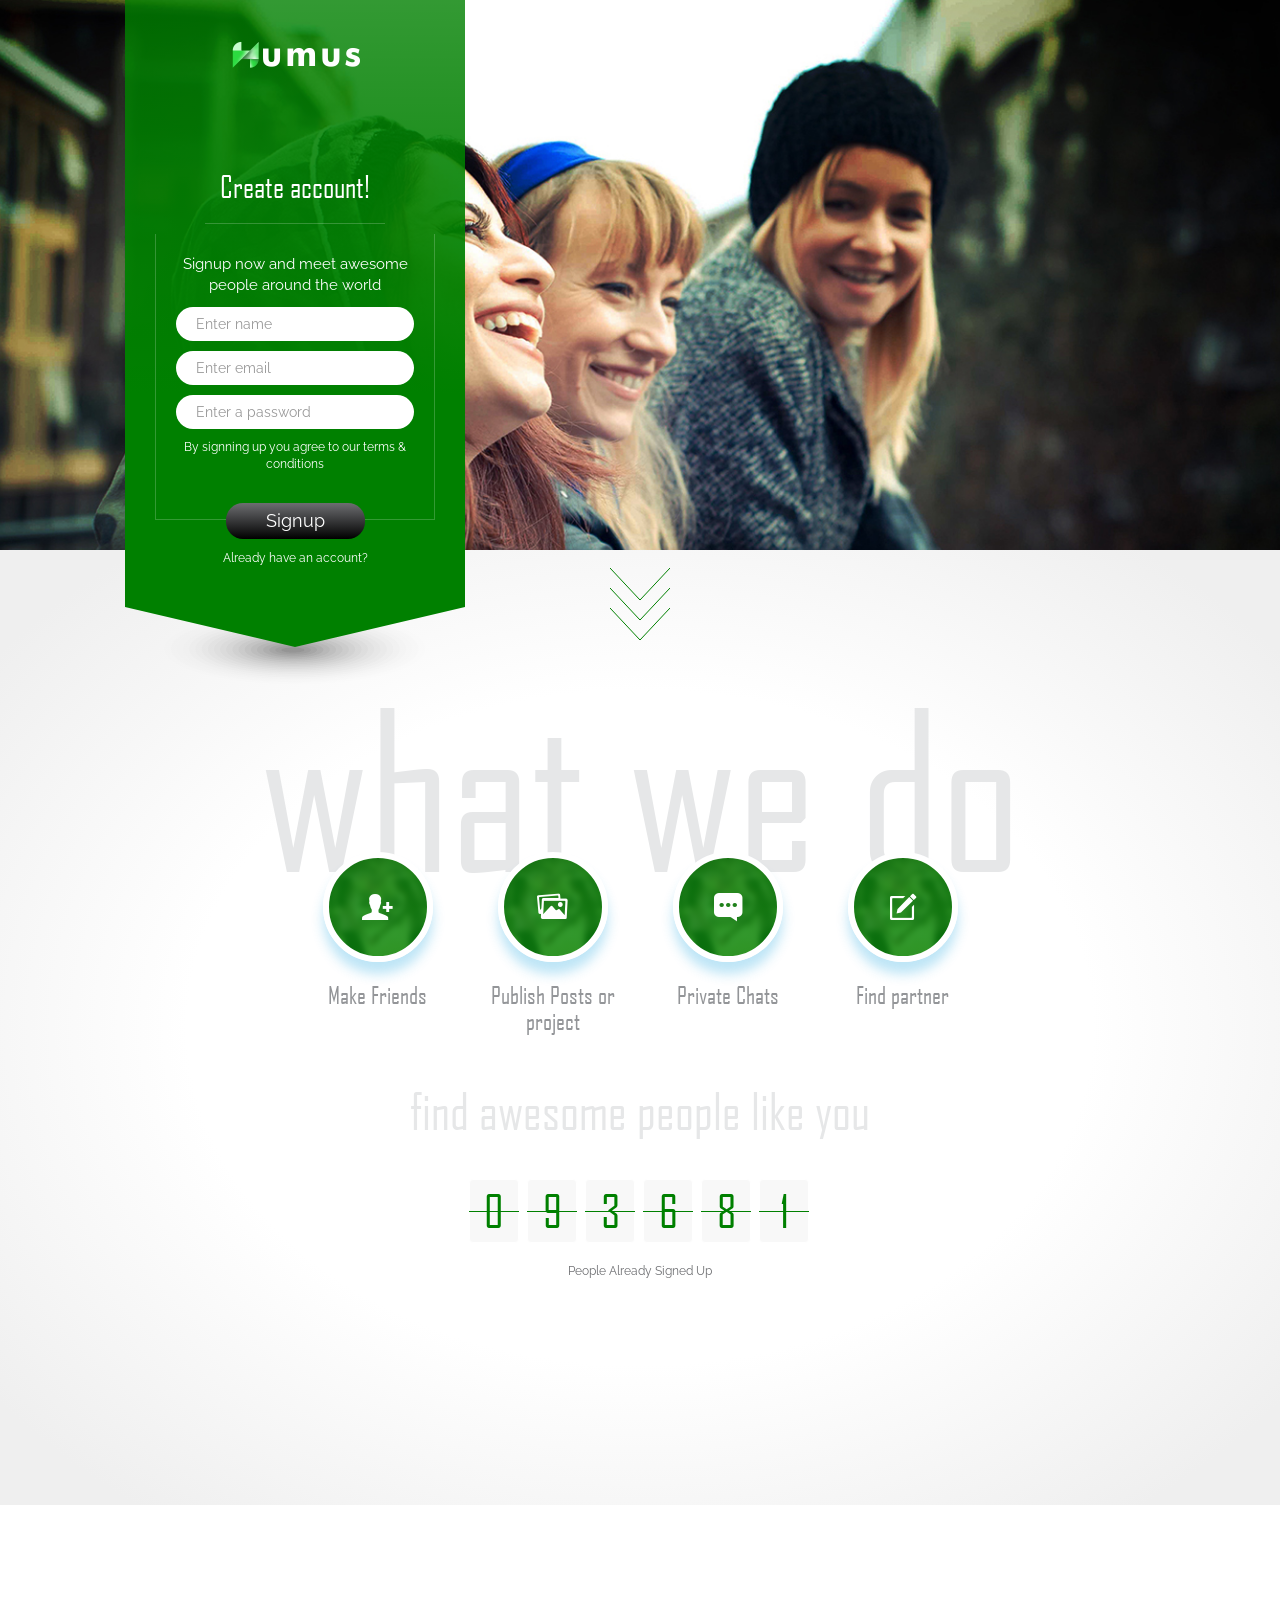
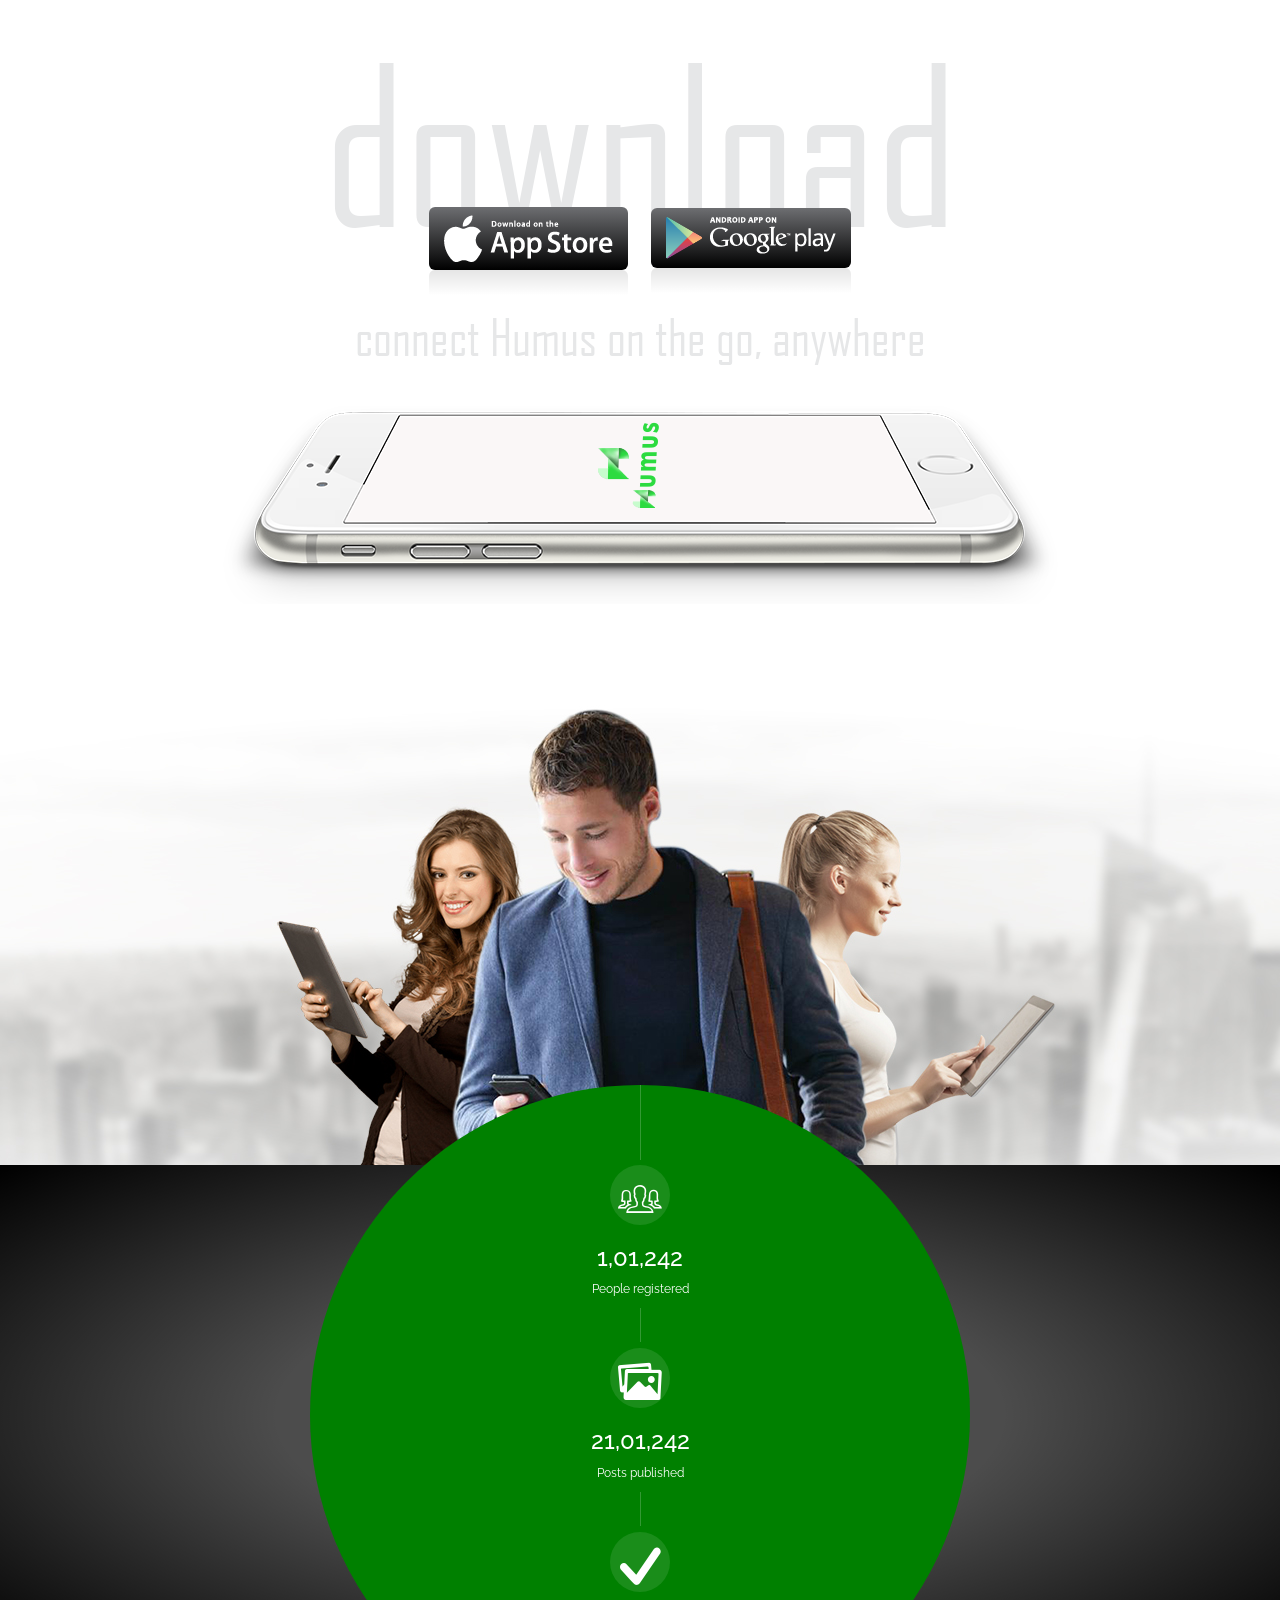
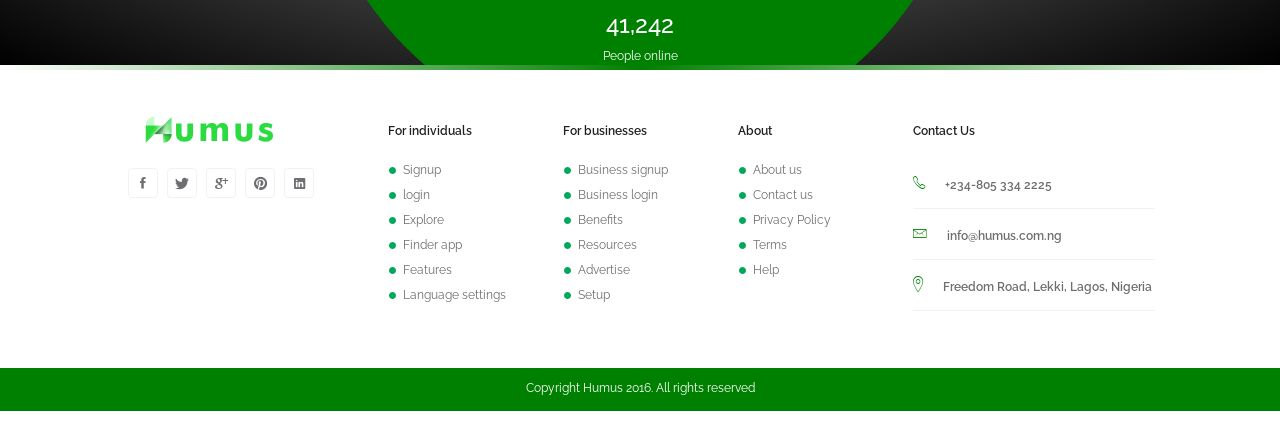
<file: index.html>
<!DOCTYPE html>
<html lang="en">
<head>
		<meta http-equiv="content-type" content="text/html; charset=utf-8" />
		<meta name="viewport" content="width=device-width, initial-scale=1">
		<meta name="description" content="Humus" />
		<meta name="keywords" content="Social Network, Social Media, Make Friends, Newsfeed, Profile Page" />
		<meta name="robots" content="index, follow" />
		<title>Humus</title>

    <!-- Stylesheets
    ================================================= -->
		<link rel="stylesheet" href="css/bootstrap.min.css" />
		<link rel="stylesheet" href="css/style.css" />
		<link rel="stylesheet" href="css/ionicons.min.css" />
    <link rel="stylesheet" href="css/font-awesome.min.css" />
    <!--Google Webfont-->
		<link href='https://fonts.googleapis.com/css?family=Raleway:400,100,100italic,200,200italic,300,300italic,400italic,500,500italic,600,600italic,700' rel='stylesheet' type='text/css'>
    <!--Favicon-->
    <link rel="shortcut icon" type="image/png" href="images/fav.png"/>
	</head>
	<body>

    <!-- Header
    ================================================= -->
		<header id="header" class="lazy-load">
      <nav class="navbar navbar-default navbar-fixed-top menu">
        <div class="container">

          <!-- Brand and toggle get grouped for better mobile display -->
          <div class="navbar-header">
            <button type="button" class="navbar-toggle collapsed" data-toggle="collapse" data-target="#bs-example-navbar-collapse-1" aria-expanded="false">
              <span class="sr-only">Toggle navigation</span>
              <span class="icon-bar"></span>
              <span class="icon-bar"></span>
              <span class="icon-bar"></span>
            </button>
            <a class="navbar-brand" href="index.html"><img src="images/logo.png" alt="logo" /></a>
          </div>

          <!-- Collect the nav links, forms, and other content for toggling -->
          <div class="collapse navbar-collapse" id="bs-example-navbar-collapse-1">
            <ul class="nav navbar-nav navbar-right main-menu">
              <li class="dropdown"><a href="index.html">Home</a></li>
              <li class="dropdown">
                <a href="#" class="dropdown-toggle" data-toggle="dropdown" role="button" aria-haspopup="true" aria-expanded="false">Newsfeed <span><img src="images/down-arrow.png" alt="" /></span></a>
                  <ul class="dropdown-menu newsfeed-home">
                    <li><a href="newsfeed.html">Newsfeed</a></li>
                    <li><a href="newsfeed-people-nearby.html">Poeple Nearly</a></li>
                    <li><a href="newsfeed-friends.html">My friends</a></li>
                    <li><a href="newsfeed-messages.html">Chatroom</a></li>
                    <li><a href="newsfeed-images.html">Images</a></li>
                    <li><a href="newsfeed-videos.html">Videos</a></li>
                  </ul>
              </li>
              <li class="dropdown">
                <a href="#" class="dropdown-toggle" data-toggle="dropdown" role="button" aria-haspopup="true" aria-expanded="false">Timeline <span><img src="images/down-arrow.png" alt="" /></span></a>
                <ul class="dropdown-menu login">
                  <li><a href="timeline.html">Timeline</a></li>
                  <li><a href="timeline-about.html">Timeline About</a></li>
                  <li><a href="timeline-album.html">Timeline Album</a></li>
                  <li><a href="timeline-friends.html">Timeline Friends</a></li>
                </ul>
              </li>
              <li class="dropdown">
                <a href="#" class="dropdown-toggle pages" data-toggle="dropdown" role="button" aria-haspopup="true" aria-expanded="false">All Pages <span><img src="images/down-arrow.png" alt="" /></span></a>
                <ul class="dropdown-menu page-list">
                  <li><a href="index.html">Landing Page</a></li>
                  <li><a href="newsfeed.html">Newsfeed</a></li>
                  <li><a href="newsfeed-people-nearby.html">Poeple Nearly</a></li>
                  <li><a href="newsfeed-friends.html">My friends</a></li>
                  <li><a href="newsfeed-messages.html">Chatroom</a></li>
                  <li><a href="newsfeed-images.html">Images</a></li>
                  <li><a href="newsfeed-videos.html">Videos</a></li>
                  <li><a href="timeline.html">Timeline</a></li>
                  <li><a href="timeline-about.html">Timeline About</a></li>
                  <li><a href="timeline-album.html">Timeline Album</a></li>
                  <li><a href="timeline-friends.html">Timeline Friends</a></li>
                  <li><a href="contact.html">Contact Us</a></li>
                </ul>
              </li>
              <li class="dropdown"><a href="contact.html">Contact</a></li>
            </ul>
            <form class="navbar-form navbar-right hidden-sm">
              <div class="form-group">
                <i class="icon ion-android-search"></i>
                <input type="text" class="form-control" placeholder="Search friends, photos, videos">
              </div>
            </form>
          </div><!-- /.navbar-collapse -->
        </div><!-- /.container -->
      </nav>
    </header>
    <!--Header End-->

    <!-- Top Banner
    ================================================= -->
		<section id="banner">
			<div class="container">

        <!-- Sign Up Form
        ================================================= -->
        <div class="sign-up-form">
					<a href="index.html" class="logo"><img src="images/logo.png" alt="Friend Finder"/></a>
					<h2 class="text-white">Create account!</h2>
					<div class="line-divider"></div>
					<div class="form-wrapper">
						<p class="signup-text">Signup now and meet awesome people around the world</p>
						<form action="#">
							<fieldset class="form-group">
								<input type="text" class="form-control" id="example-name" placeholder="Enter name">
							</fieldset>
							<fieldset class="form-group">
								<input type="email" class="form-control" id="example-email" placeholder="Enter email">
							</fieldset>
							<fieldset class="form-group">
								<input type="password" class="form-control" id="example-password" placeholder="Enter a password">
							</fieldset>
						</form>
						<p>By signning up you agree to our terms & conditions</p>
						<button class="btn-secondary">Signup</button>
					</div>
					<a href="#">Already have an account?</a>
					<img class="form-shadow" src="images/bottom-shadow.png" alt="" />
				</div><!-- Sign Up Form End -->

        <svg class="arrows hidden-xs hidden-sm">
          <path class="a1" d="M0 0 L30 32 L60 0"></path>
          <path class="a2" d="M0 20 L30 52 L60 20"></path>
          <path class="a3" d="M0 40 L30 72 L60 40"></path>
        </svg>
			</div>
		</section>

    <!-- Features Section
    ================================================= -->
		<section id="features">
			<div class="container wrapper">
				<h1 class="section-title slideDown">what we do</h1>
				<div class="row slideUp">
					<div class="feature-item col-md-2 col-sm-6 col-xs-6 col-md-offset-2">
						<div class="feature-icon"><i class="icon ion-person-add"></i></div>
						<h3>Make Friends</h3>
					</div>
					<div class="feature-item col-md-2 col-sm-6 col-xs-6">
						<div class="feature-icon"><i class="icon ion-images"></i></div>
						<h3>Publish Posts or project</h3>
					</div>
					<div class="feature-item col-md-2 col-sm-6 col-xs-6">
						<div class="feature-icon"><i class="icon ion-chatbox-working"></i></div>
						<h3>Private Chats</h3>
					</div>
					<div class="feature-item col-md-2 col-sm-6 col-xs-6">
						<div class="feature-icon"><i class="icon ion-compose"></i></div>
						<h3>Find partner</h3>
					</div>
				</div>
				<h2 class="sub-title">find awesome people like you</h2>
				<div id="incremental-counter" data-value="101242"></div>
				<p>People Already Signed Up</p>
				<img src="images/face-map.png" alt="" class="img-responsive face-map slideUp hidden-sm hidden-xs" />
			</div>

		</section>

    <!-- Download Section
    ================================================= -->
		<section id="app-download">
			<div class="container wrapper">
				<h1 class="section-title slideDown">download</h1>
				<ul class="app-btn list-inline slideUp">
					<li><button class="btn-secondary"><img src="images/app-store.png" alt="App Store" /></button></li>
					<li><button class="btn-secondary"><img src="images/google-play.png" alt="Google Play" /></button></li>
				</ul>
				<h2 class="sub-title">connect Humus on the go, anywhere</h2>
				<img src="images/iPhone.png" alt="iPhone" class="img-responsive" />
			</div>
		</section>

    <!-- Image Divider
    ================================================= -->
    <div class="img-divider hidden-sm hidden-xs"></div>

    <!-- Facts Section
    ================================================= -->
		<section id="site-facts">
			<div class="container wrapper">
				<div class="circle">
					<ul class="facts-list">
						<li>
							<div class="fact-icon"><i class="icon ion-ios-people-outline"></i></div>
							<h3 class="text-white">1,01,242</h3>
							<p>People registered</p>
						</li>
						<li>
							<div class="fact-icon"><i class="icon ion-images"></i></div>
							<h3 class="text-white">21,01,242</h3>
							<p>Posts published</p>
						</li>
						<li>
							<div class="fact-icon"><i class="icon ion-checkmark-round"></i></div>
							<h3 class="text-white">41,242</h3>
							<p>People online</p>
						</li>
					</ul>
				</div>
			</div>
		</section>

    <!-- Footer
    ================================================= -->
		<footer id="footer">
      <div class="container">
      	<div class="row">
          <div class="footer-wrapper">
            <div class="col-md-3 col-sm-3">
              <a href="#"><img src="images/logo-black.png" alt="" class="footer-logo" /></a>
              <ul class="list-inline social-icons">
              	<li><a href="#"><i class="icon ion-social-facebook"></i></a></li>
              	<li><a href="#"><i class="icon ion-social-twitter"></i></a></li>
              	<li><a href="#"><i class="icon ion-social-googleplus"></i></a></li>
              	<li><a href="#"><i class="icon ion-social-pinterest"></i></a></li>
              	<li><a href="#"><i class="icon ion-social-linkedin"></i></a></li>
              </ul>
            </div>
            <div class="col-md-2 col-sm-2">
              <h6>For individuals</h6>
              <ul class="footer-links">
                <li><a href="#">Signup</a></li>
                <li><a href="#">login</a></li>
                <li><a href="#">Explore</a></li>
                <li><a href="#">Finder app</a></li>
                <li><a href="#">Features</a></li>
                <li><a href="#">Language settings</a></li>
              </ul>
            </div>
            <div class="col-md-2 col-sm-2">
              <h6>For businesses</h6>
              <ul class="footer-links">
                <li><a href="#">Business signup</a></li>
                <li><a href="#">Business login</a></li>
                <li><a href="#">Benefits</a></li>
                <li><a href="#">Resources</a></li>
                <li><a href="#">Advertise</a></li>
                <li><a href="#">Setup</a></li>
              </ul>
            </div>
            <div class="col-md-2 col-sm-2">
              <h6>About</h6>
              <ul class="footer-links">
                <li><a href="#">About us</a></li>
                <li><a href="#">Contact us</a></li>
                <li><a href="#">Privacy Policy</a></li>
                <li><a href="#">Terms</a></li>
                <li><a href="#">Help</a></li>
              </ul>
            </div>
            <div class="col-md-3 col-sm-3">
              <h6>Contact Us</h6>
                <ul class="contact">
                	<li><i class="icon ion-ios-telephone-outline"></i>+234-805 334 2225</li>
                	<li><i class="icon ion-ios-email-outline"></i>info@humus.com.ng</li>
                  <li><i class="icon ion-ios-location-outline"></i>Freedom Road, Lekki, Lagos, Nigeria</li>
                </ul>
            </div>
          </div>
      	</div>
      </div>
      <div class="copyright">
        <p>Copyright Humus 2016. All rights reserved</p>
      </div>
		</footer>

    <!--preloader-->
    <div id="spinner-wrapper">
      <div class="spinner"></div>
    </div>

    <!-- Scripts
    ================================================= -->
    <script src="js/jquery-3.1.1.min.js"></script>
    <script src="js/bootstrap.min.js"></script>
    <script src="js/jquery.appear.min.js"></script>
		<script src="js/jquery.incremental-counter.js"></script>
    <script src="js/script.js"></script>
    
	</body>

</html>
</file>
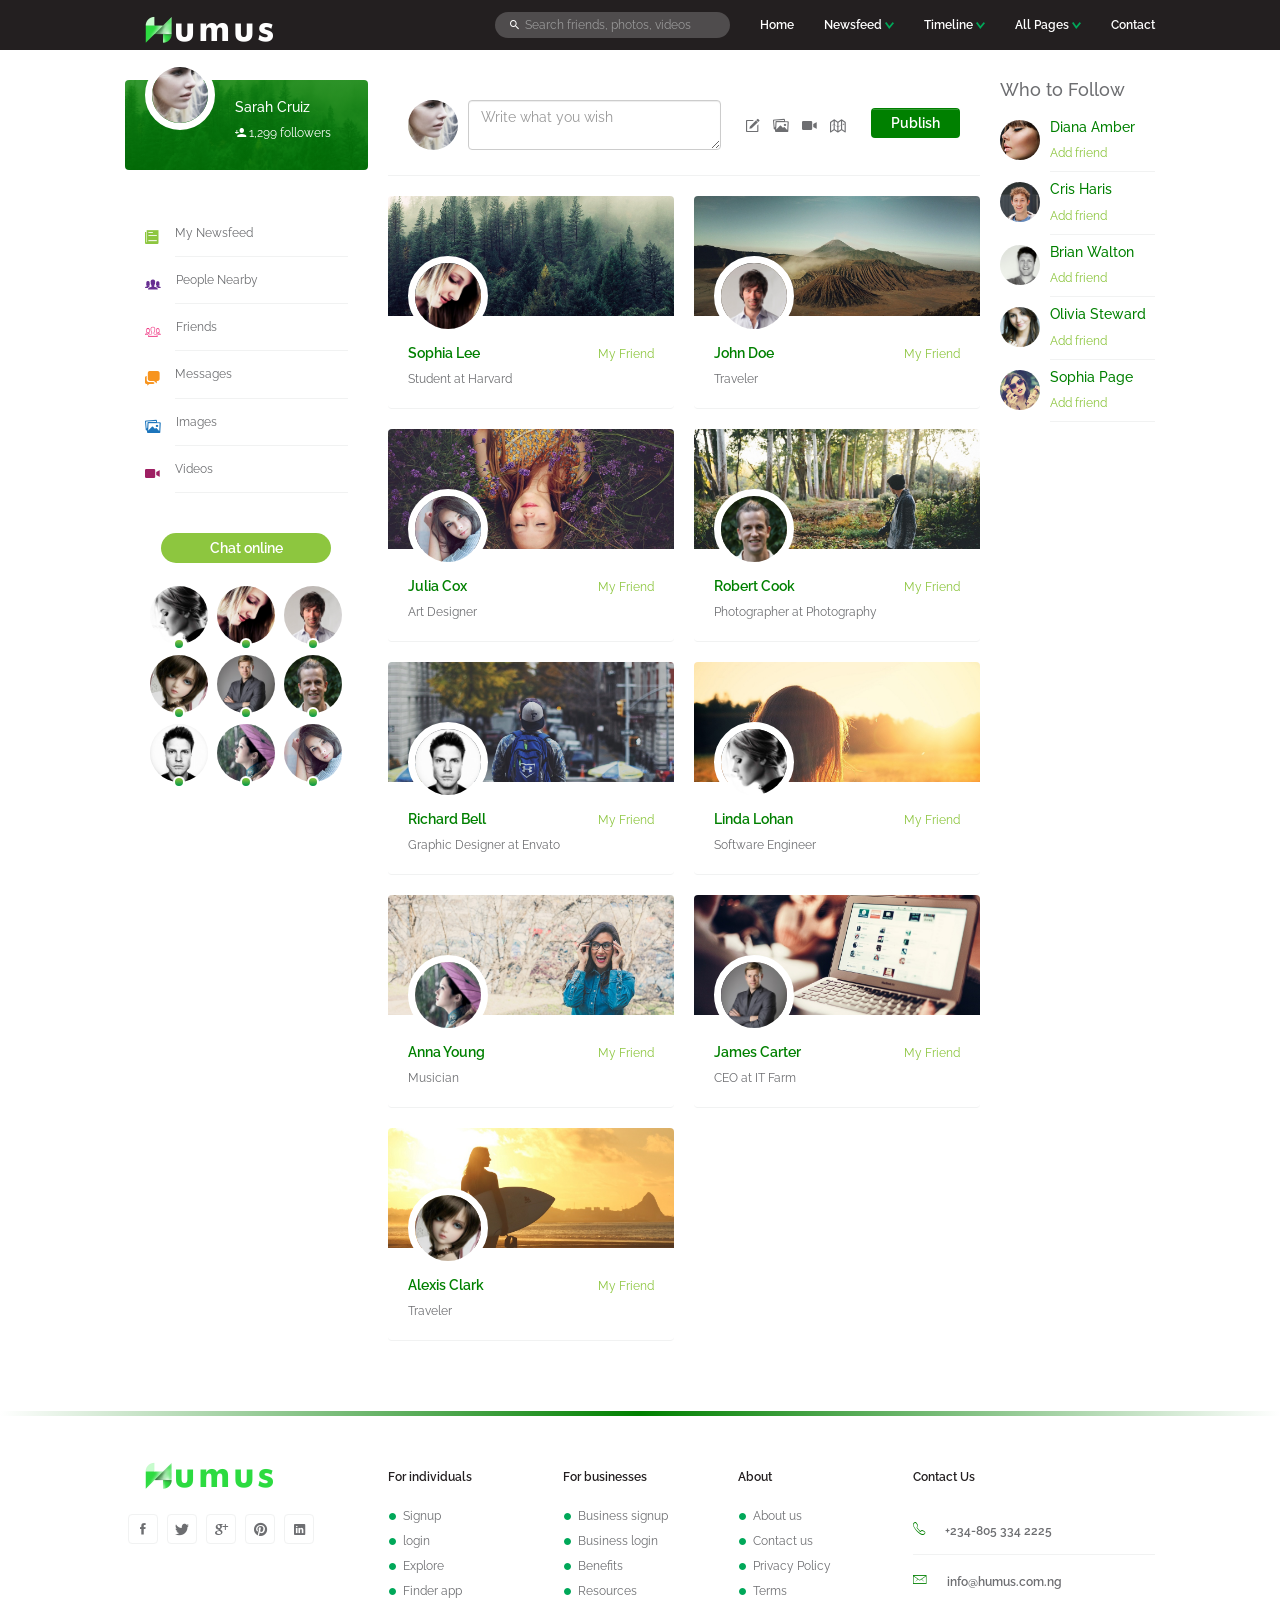
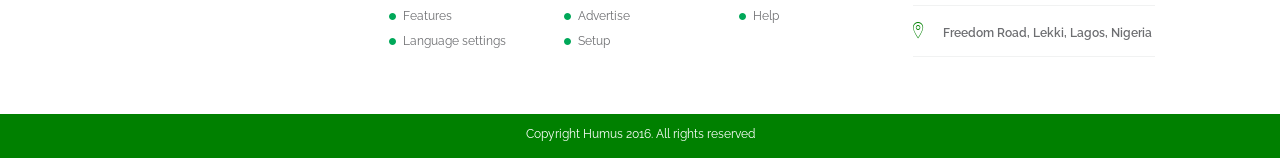
<file: newsfeed-friends.html>
<!DOCTYPE html>
<html lang="en">
<head>
		<meta http-equiv="content-type" content="text/html; charset=utf-8" />
		<meta name="viewport" content="width=device-width, initial-scale=1">
		<meta name="description" content="This is social network html5 template available in themeforest......" />
		<meta name="keywords" content="Social Network, Social Media, Make Friends, Newsfeed, Profile Page" />
		<meta name="robots" content="index, follow" />
		<title>Friend List | Your Friend List</title>

		<!-- Stylesheets
    ================================================= -->
		<link rel="stylesheet" href="css/bootstrap.min.css" />
		<link rel="stylesheet" href="css/style.css" />
		<link rel="stylesheet" href="css/ionicons.min.css" />
    <link rel="stylesheet" href="css/font-awesome.min.css" />
    <!--Google Webfont-->
		<link href='https://fonts.googleapis.com/css?family=Raleway:400,100,100italic,200,200italic,300,300italic,400italic,500,500italic,600,600italic,700' rel='stylesheet' type='text/css'>
    <!--Favicon-->
    <link rel="shortcut icon" type="image/png" href="images/fav.png"/>
	</head>
  <body>

    <!-- Header
    ================================================= -->
		<header id="header">
      <nav class="navbar navbar-default navbar-fixed-top menu">
        <div class="container">

          <!-- Brand and toggle get grouped for better mobile display -->
          <div class="navbar-header">
            <button type="button" class="navbar-toggle collapsed" data-toggle="collapse" data-target="#bs-example-navbar-collapse-1" aria-expanded="false">
              <span class="sr-only">Toggle navigation</span>
              <span class="icon-bar"></span>
              <span class="icon-bar"></span>
              <span class="icon-bar"></span>
            </button>
            <a class="navbar-brand" href="index.html"><img src="images/logo.png" alt="logo" /></a>
          </div>

          <!-- Collect the nav links, forms, and other content for toggling -->
          <div class="collapse navbar-collapse" id="bs-example-navbar-collapse-1">
            <ul class="nav navbar-nav navbar-right main-menu">
              <li class="dropdown"><a href="index.html">Home</a></li>
              <li class="dropdown">
                <a href="#" class="dropdown-toggle" data-toggle="dropdown" role="button" aria-haspopup="true" aria-expanded="false">Newsfeed <span><img src="images/down-arrow.png" alt="" /></span></a>
                  <ul class="dropdown-menu newsfeed-home">
                    <li><a href="newsfeed.html">Newsfeed</a></li>
                    <li><a href="newsfeed-people-nearby.html">Poeple Nearly</a></li>
                    <li><a href="newsfeed-friends.html">My friends</a></li>
                    <li><a href="newsfeed-messages.html">Chatroom</a></li>
                    <li><a href="newsfeed-images.html">Images</a></li>
                    <li><a href="newsfeed-videos.html">Videos</a></li>
                  </ul>
              </li>
              <li class="dropdown">
                <a href="#" class="dropdown-toggle" data-toggle="dropdown" role="button" aria-haspopup="true" aria-expanded="false">Timeline <span><img src="images/down-arrow.png" alt="" /></span></a>
                <ul class="dropdown-menu login">
                  <li><a href="timeline.html">Timeline</a></li>
                  <li><a href="timeline-about.html">Timeline About</a></li>
                  <li><a href="timeline-album.html">Timeline Album</a></li>
                  <li><a href="timeline-friends.html">Timeline Friends</a></li>
                </ul>
              </li>
              <li class="dropdown">
                <a href="#" class="dropdown-toggle pages" data-toggle="dropdown" role="button" aria-haspopup="true" aria-expanded="false">All Pages <span><img src="images/down-arrow.png" alt="" /></span></a>
                <ul class="dropdown-menu page-list">
                  <li><a href="index.html">Landing Page</a></li>
                  <li><a href="newsfeed.html">Newsfeed</a></li>
                  <li><a href="newsfeed-people-nearby.html">Poeple Nearly</a></li>
                  <li><a href="newsfeed-friends.html">My friends</a></li>
                  <li><a href="newsfeed-messages.html">Chatroom</a></li>
                  <li><a href="newsfeed-images.html">Images</a></li>
                  <li><a href="newsfeed-videos.html">Videos</a></li>
                  <li><a href="timeline.html">Timeline</a></li>
                  <li><a href="timeline-about.html">Timeline About</a></li>
                  <li><a href="timeline-album.html">Timeline Album</a></li>
                  <li><a href="timeline-friends.html">Timeline Friends</a></li>
                  <li><a href="contact.html">Contact Us</a></li>
                </ul>
              </li>
              <li class="dropdown"><a href="contact.html">Contact</a></li>
            </ul>
            <form class="navbar-form navbar-right hidden-sm">
              <div class="form-group">
                <i class="icon ion-android-search"></i>
                <input type="text" class="form-control" placeholder="Search friends, photos, videos">
              </div>
            </form>
          </div><!-- /.navbar-collapse -->
        </div><!-- /.container -->
      </nav>
    </header>
    <!--Header End-->

    <div id="page-contents">
    	<div class="container">
    		<div class="row">

    			<!-- Newsfeed Common Side Bar Left
          ================================================= -->
    			<div class="col-md-3" style="position:static;">
            <div class="profile-card">
            	<img src="images/users/user-1.jpg" alt="user" class="profile-photo" />
            	<h5><a href="timeline.html" class="text-white">Sarah Cruiz</a></h5>
            	<a href="#" class="text-white"><i class="ion ion-android-person-add"></i> 1,299 followers</a>
            </div><!--profile card ends-->
            <ul class="nav-news-feed">
              <li><i class="icon ion-ios-paper"></i><div><a href="newsfeed.html">My Newsfeed</a></div></li>
              <li><i class="icon ion-ios-people"></i><div><a href="newsfeed-people-nearby.html">People Nearby</a></div></li>
              <li><i class="icon ion-ios-people-outline"></i><div><a href="newsfeed-friends.html">Friends</a></div></li>
              <li><i class="icon ion-chatboxes"></i><div><a href="newsfeed-messages.html">Messages</a></div></li>
              <li><i class="icon ion-images"></i><div><a href="newsfeed-images.html">Images</a></div></li>
              <li><i class="icon ion-ios-videocam"></i><div><a href="newsfeed-videos.html">Videos</a></div></li>
            </ul><!--news-feed links ends-->
            <div id="chat-block">
              <div class="title">Chat online</div>
              <ul class="online-users list-inline">
                <li><a href="newsfeed-messages.html" title="Linda Lohan"><img src="images/users/user-2.jpg" alt="user" class="img-responsive profile-photo" /><span class="online-dot"></span></a></li>
                <li><a href="newsfeed-messages.html" title="Sophia Lee"><img src="images/users/user-3.jpg" alt="user" class="img-responsive profile-photo" /><span class="online-dot"></span></a></li>
                <li><a href="newsfeed-messages.html" title="John Doe"><img src="images/users/user-4.jpg" alt="user" class="img-responsive profile-photo" /><span class="online-dot"></span></a></li>
                <li><a href="newsfeed-messages.html" title="Alexis Clark"><img src="images/users/user-5.jpg" alt="user" class="img-responsive profile-photo" /><span class="online-dot"></span></a></li>
                <li><a href="newsfeed-messages.html" title="James Carter"><img src="images/users/user-6.jpg" alt="user" class="img-responsive profile-photo" /><span class="online-dot"></span></a></li>
                <li><a href="newsfeed-messages.html" title="Robert Cook"><img src="images/users/user-7.jpg" alt="user" class="img-responsive profile-photo" /><span class="online-dot"></span></a></li>
                <li><a href="newsfeed-messages.html" title="Richard Bell"><img src="images/users/user-8.jpg" alt="user" class="img-responsive profile-photo" /><span class="online-dot"></span></a></li>
                <li><a href="newsfeed-messages.html" title="Anna Young"><img src="images/users/user-9.jpg" alt="user" class="img-responsive profile-photo" /><span class="online-dot"></span></a></li>
                <li><a href="newsfeed-messages.html" title="Julia Cox"><img src="images/users/user-10.jpg" alt="user" class="img-responsive profile-photo" /><span class="online-dot"></span></a></li>
              </ul>
            </div><!--chat block ends-->
          </div>
    			<div class="col-md-7">

            <!-- Post Create Box
            ================================================= -->
            <div class="create-post">
            	<div class="row">
            		<div class="col-md-7 col-sm-7">
                  <div class="form-group">
                    <img src="images/users/user-1.jpg" alt="" class="profile-photo-md" />
                    <textarea name="texts" id="exampleTextarea" cols="30" rows="1" class="form-control" placeholder="Write what you wish"></textarea>
                  </div>
                </div>
            		<div class="col-md-5 col-sm-5">
                  <div class="tools">
                    <ul class="publishing-tools list-inline">
                      <li><a href="#"><i class="ion-compose"></i></a></li>
                      <li><a href="#"><i class="ion-images"></i></a></li>
                      <li><a href="#"><i class="ion-ios-videocam"></i></a></li>
                      <li><a href="#"><i class="ion-map"></i></a></li>
                    </ul>
                    <button class="btn btn-primary pull-right">Publish</button>
                  </div>
                </div>
            	</div>
            </div><!-- Post Create Box End -->

            <!-- Friend List
            ================================================= -->
            <div class="friend-list">
            	<div class="row">
            		<div class="col-md-6 col-sm-6">
                  <div class="friend-card">
                  	<img src="images/covers/1.jpg" alt="profile-cover" class="img-responsive cover" />
                  	<div class="card-info">
                      <img src="images/users/user-3.jpg" alt="user" class="profile-photo-lg" />
                      <div class="friend-info">
                        <a href="#" class="pull-right text-green">My Friend</a>
                      	<h5><a href="timeline.html" class="profile-link">Sophia Lee</a></h5>
                      	<p>Student at Harvard</p>
                      </div>
                    </div>
                  </div>
                </div>
            		<div class="col-md-6 col-sm-6">
                  <div class="friend-card">
                  	<img src="images/covers/3.jpg" alt="profile-cover" class="img-responsive cover" />
                  	<div class="card-info">
                      <img src="images/users/user-4.jpg" alt="user" class="profile-photo-lg" />
                      <div class="friend-info">
                        <a href="#" class="pull-right text-green">My Friend</a>
                      	<h5><a href="timeline.html" class="profile-link">John Doe</a></h5>
                      	<p>Traveler</p>
                      </div>
                    </div>
                  </div>
                </div>
                <div class="col-md-6 col-sm-6">
                  <div class="friend-card">
                  	<img src="images/covers/4.jpg" alt="profile-cover" class="img-responsive cover" />
                  	<div class="card-info">
                      <img src="images/users/user-10.jpg" alt="user" class="profile-photo-lg" />
                      <div class="friend-info">
                        <a href="timeline.html" class="pull-right text-green">My Friend</a>
                      	<h5><a href="#" class="profile-link">Julia Cox</a></h5>
                      	<p>Art Designer</p>
                      </div>
                    </div>
                  </div>
                </div>
                <div class="col-md-6 col-sm-6">
                  <div class="friend-card">
                  	<img src="images/covers/5.jpg" alt="profile-cover" class="img-responsive cover" />
                  	<div class="card-info">
                      <img src="images/users/user-7.jpg" alt="user" class="profile-photo-lg" />
                      <div class="friend-info">
                        <a href="#" class="pull-right text-green">My Friend</a>
                      	<h5><a href="timelime.html" class="profile-link">Robert Cook</a></h5>
                      	<p>Photographer at Photography</p>
                      </div>
                    </div>
                  </div>
                </div>
                <div class="col-md-6 col-sm-6">
                  <div class="friend-card">
                  	<img src="images/covers/6.jpg" alt="profile-cover" class="img-responsive cover" />
                  	<div class="card-info">
                      <img src="images/users/user-8.jpg" alt="user" class="profile-photo-lg" />
                      <div class="friend-info">
                        <a href="#" class="pull-right text-green">My Friend</a>
                      	<h5><a href="timeline.html" class="profile-link">Richard Bell</a></h5>
                      	<p>Graphic Designer at Envato</p>
                      </div>
                    </div>
                  </div>
                </div>
                <div class="col-md-6 col-sm-6">
                  <div class="friend-card">
                  	<img src="images/covers/7.jpg" alt="profile-cover" class="img-responsive cover" />
                  	<div class="card-info">
                      <img src="images/users/user-2.jpg" alt="user" class="profile-photo-lg" />
                      <div class="friend-info">
                        <a href="#" class="pull-right text-green">My Friend</a>
                      	<h5><a href="timeline.html" class="profile-link">Linda Lohan</a></h5>
                      	<p>Software Engineer</p>
                      </div>
                    </div>
                  </div>
                </div>
                <div class="col-md-6 col-sm-6">
                  <div class="friend-card">
                  	<img src="images/covers/8.jpg" alt="profile-cover" class="img-responsive cover" />
                  	<div class="card-info">
                      <img src="images/users/user-9.jpg" alt="user" class="profile-photo-lg" />
                      <div class="friend-info">
                        <a href="#" class="pull-right text-green">My Friend</a>
                      	<h5><a href="timeline.html" class="profile-link">Anna Young</a></h5>
                      	<p>Musician</p>
                      </div>
                    </div>
                  </div>
                </div>
                <div class="col-md-6 col-sm-6">
                  <div class="friend-card">
                  	<img src="images/covers/9.jpg" alt="profile-cover" class="img-responsive cover" />
                  	<div class="card-info">
                      <img src="images/users/user-6.jpg" alt="user" class="profile-photo-lg" />
                      <div class="friend-info">
                        <a href="#" class="pull-right text-green">My Friend</a>
                      	<h5><a href="timeline.html" class="profile-link">James Carter</a></h5>
                      	<p>CEO at IT Farm</p>
                      </div>
                    </div>
                  </div>
                </div>
                <div class="col-md-6 col-sm-6">
                  <div class="friend-card">
                  	<img src="images/covers/10.jpg" alt="profile-cover" class="img-responsive cover" />
                  	<div class="card-info">
                      <img src="images/users/user-5.jpg" alt="user" class="profile-photo-lg" />
                      <div class="friend-info">
                        <a href="#" class="pull-right text-green">My Friend</a>
                      	<h5><a href="timeline.html" class="profile-link">Alexis Clark</a></h5>
                      	<p>Traveler</p>
                      </div>
                    </div>
                  </div>
                </div>
            	</div>
            </div>
          </div>

    			<!-- Newsfeed Common Side Bar Right
          ================================================= -->
    			<div class="col-md-2 static">
            <div class="suggestions" id="sticky-sidebar">
              <h4 class="grey">Who to Follow</h4>
              <div class="follow-user">
                <img src="images/users/user-11.jpg" alt="" class="profile-photo-sm pull-left" />
                <div>
                  <h5><a href="timeline.html">Diana Amber</a></h5>
                  <a href="#" class="text-green">Add friend</a>
                </div>
              </div>
              <div class="follow-user">
                <img src="images/users/user-12.jpg" alt="" class="profile-photo-sm pull-left" />
                <div>
                  <h5><a href="timeline.html">Cris Haris</a></h5>
                  <a href="#" class="text-green">Add friend</a>
                </div>
              </div>
              <div class="follow-user">
                <img src="images/users/user-13.jpg" alt="" class="profile-photo-sm pull-left" />
                <div>
                  <h5><a href="timeline.html">Brian Walton</a></h5>
                  <a href="#" class="text-green">Add friend</a>
                </div>
              </div>
              <div class="follow-user">
                <img src="images/users/user-14.jpg" alt="" class="profile-photo-sm pull-left" />
                <div>
                  <h5><a href="timeline.html">Olivia Steward</a></h5>
                  <a href="#" class="text-green">Add friend</a>
                </div>
              </div>
              <div class="follow-user">
                <img src="images/users/user-15.jpg" alt="" class="profile-photo-sm pull-left" />
                <div>
                  <h5><a href="timeline.html">Sophia Page</a></h5>
                  <a href="#" class="text-green">Add friend</a>
                </div>
              </div>
            </div>
          </div>
    		</div>
    	</div>
    </div>

    <!-- Footer
    ================================================= -->
    <footer id="footer">
      <div class="container">
      	<div class="row">
          <div class="footer-wrapper">
            <div class="col-md-3 col-sm-3">
              <a href="#"><img src="images/logo-black.png" alt="" class="footer-logo" /></a>
              <ul class="list-inline social-icons">
              	<li><a href="#"><i class="icon ion-social-facebook"></i></a></li>
              	<li><a href="#"><i class="icon ion-social-twitter"></i></a></li>
              	<li><a href="#"><i class="icon ion-social-googleplus"></i></a></li>
              	<li><a href="#"><i class="icon ion-social-pinterest"></i></a></li>
              	<li><a href="#"><i class="icon ion-social-linkedin"></i></a></li>
              </ul>
            </div>
            <div class="col-md-2 col-sm-2">
              <h6>For individuals</h6>
              <ul class="footer-links">
                <li><a href="#">Signup</a></li>
                <li><a href="#">login</a></li>
                <li><a href="#">Explore</a></li>
                <li><a href="#">Finder app</a></li>
                <li><a href="#">Features</a></li>
                <li><a href="#">Language settings</a></li>
              </ul>
            </div>
            <div class="col-md-2 col-sm-2">
              <h6>For businesses</h6>
              <ul class="footer-links">
                <li><a href="#">Business signup</a></li>
                <li><a href="#">Business login</a></li>
                <li><a href="#">Benefits</a></li>
                <li><a href="#">Resources</a></li>
                <li><a href="#">Advertise</a></li>
                <li><a href="#">Setup</a></li>
              </ul>
            </div>
            <div class="col-md-2 col-sm-2">
              <h6>About</h6>
              <ul class="footer-links">
                <li><a href="#">About us</a></li>
                <li><a href="#">Contact us</a></li>
                <li><a href="#">Privacy Policy</a></li>
                <li><a href="#">Terms</a></li>
                <li><a href="#">Help</a></li>
              </ul>
            </div>
            <div class="col-md-3 col-sm-3">
              <h6>Contact Us</h6>
                <ul class="contact">
                	<li><i class="icon ion-ios-telephone-outline"></i>+234-805 334 2225</li>
                	<li><i class="icon ion-ios-email-outline"></i>info@humus.com.ng</li>
                  <li><i class="icon ion-ios-location-outline"></i>Freedom Road, Lekki, Lagos, Nigeria</li>
                </ul>
            </div>
          </div>
      	</div>
      </div>
      <div class="copyright">
        <p>Copyright Humus 2016. All rights reserved</p>
      </div>
		</footer>
    
    <!--preloader-->
    <div id="spinner-wrapper">
      <div class="spinner"></div>
    </div>

    <!-- Scripts
    ================================================= -->
    <script src="js/jquery-3.1.1.min.js"></script>
    <script src="js/bootstrap.min.js"></script>
    <script src="js/jquery.sticky-kit.min.js"></script>
    <script src="js/jquery.scrollbar.min.js"></script>
    <script src="js/script.js"></script>
    
  </body>

<!-- Mirrored from thunder-team.com/friend-finder/newsfeed-friends.html by HTTrack Website Copier/3.x [XR&CO'2014], Wed, 30 Nov 2016 14:08:06 GMT -->
</html>
</file>
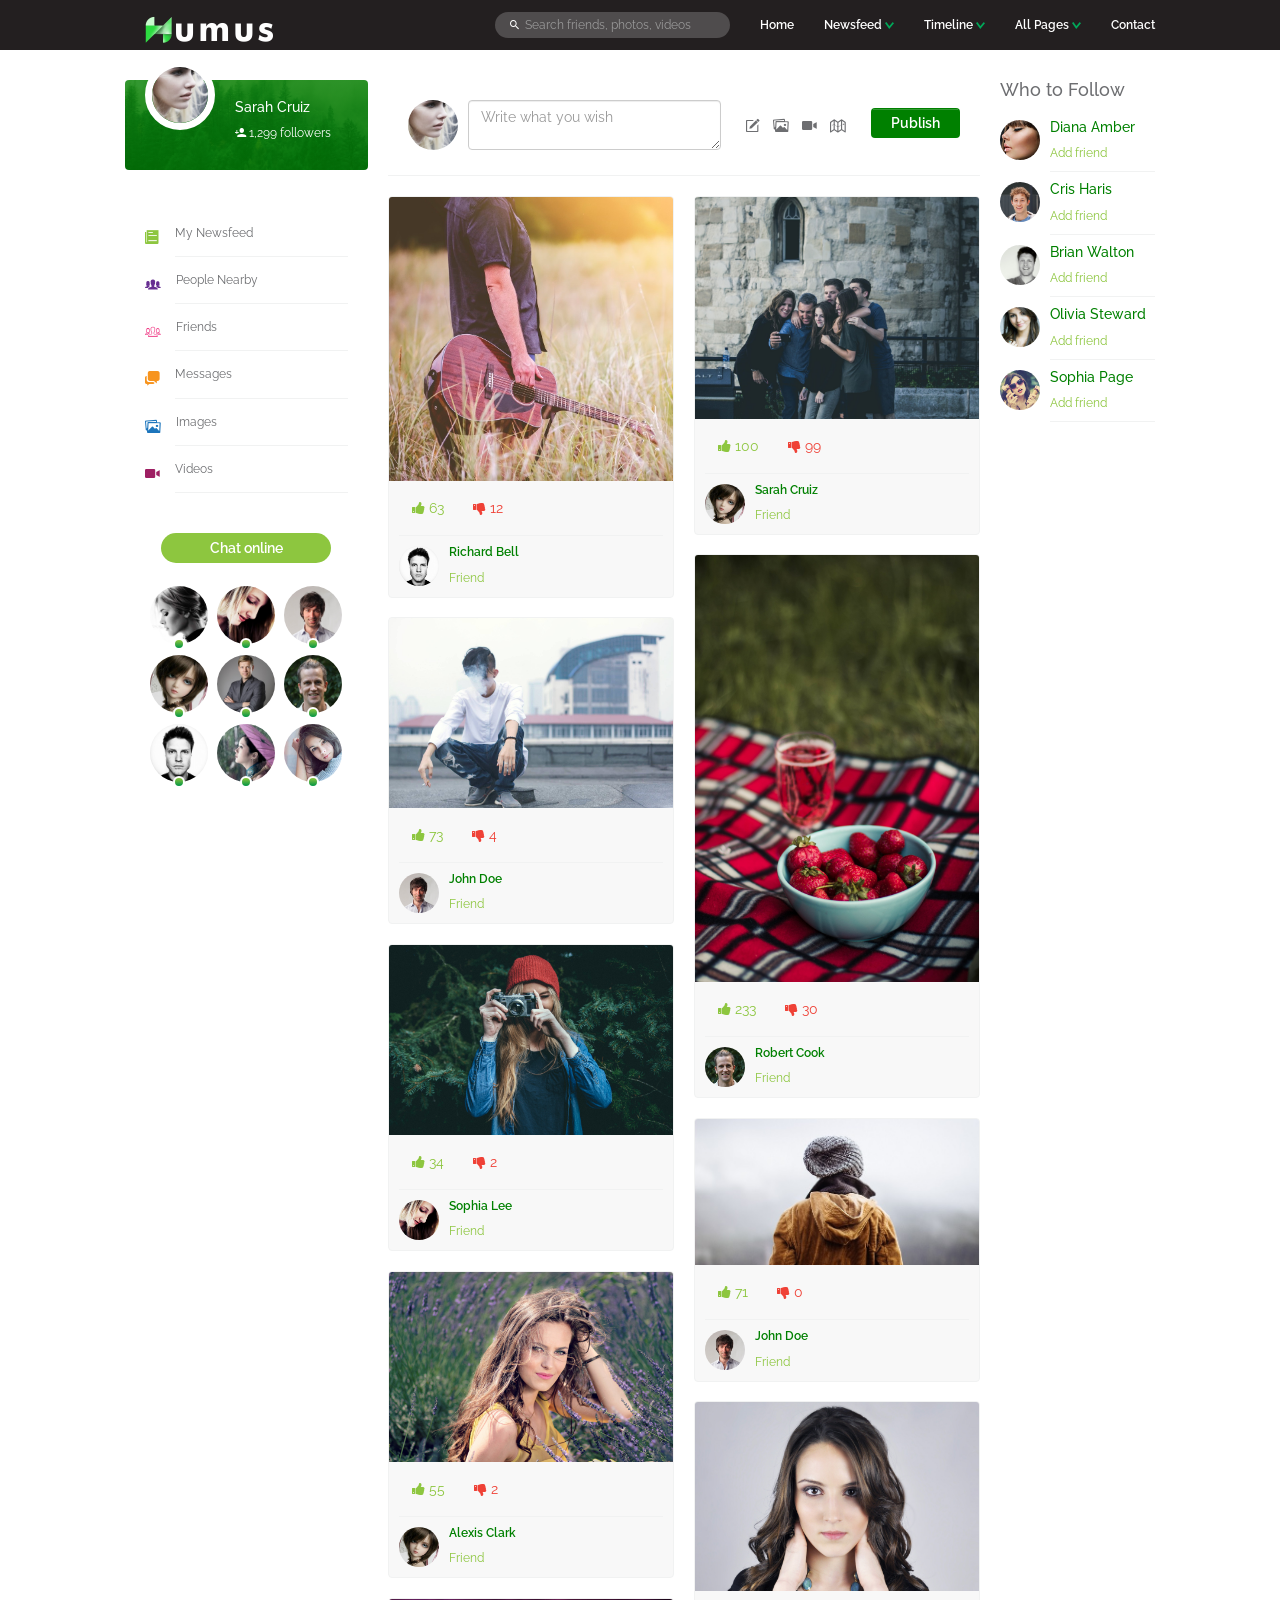
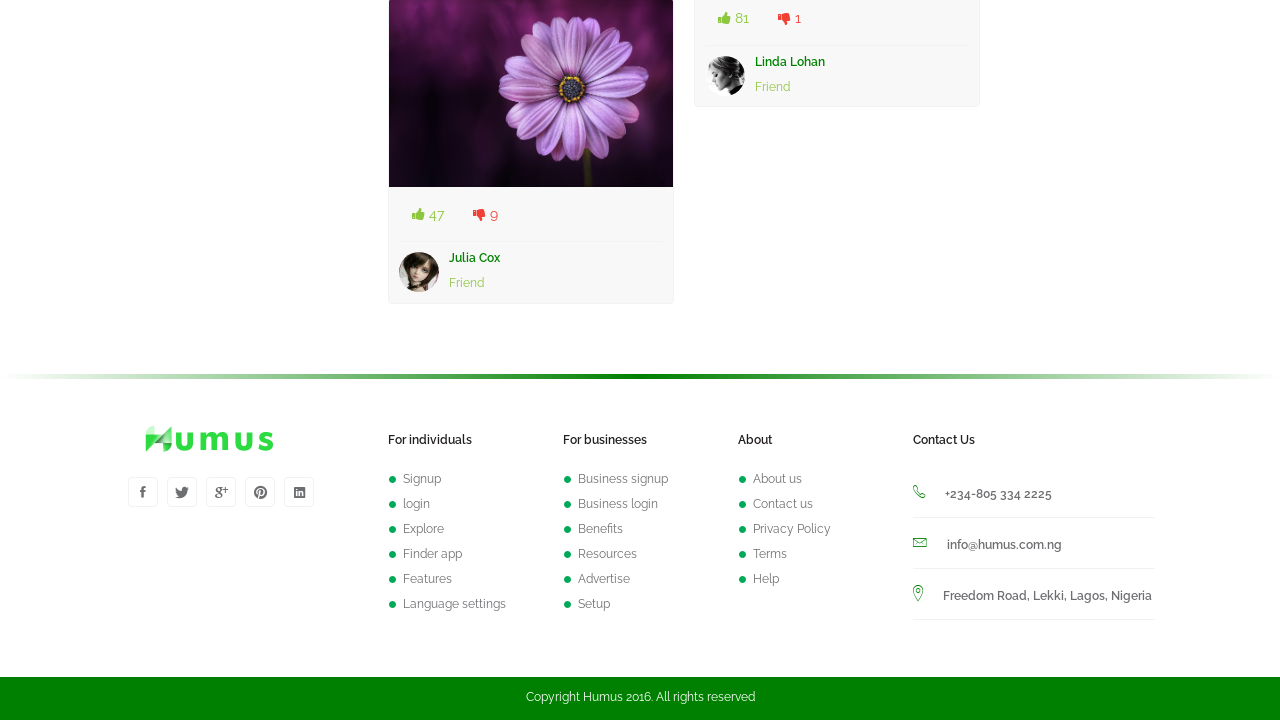
<file: newsfeed-images.html>
<!DOCTYPE html>
<html lang="en">
<head>
		<meta http-equiv="content-type" content="text/html; charset=utf-8" />
		<meta name="viewport" content="width=device-width, initial-scale=1">
		<meta name="description" content="This is social network html5 template available in themeforest......" />
		<meta name="keywords" content="Social Network, Social Media, Make Friends, Newsfeed, Profile Page" />
		<meta name="robots" content="index, follow" />
		<title>Images | Cool Images</title>

    <!-- Stylesheets
    ================================================= -->
		<link rel="stylesheet" href="css/bootstrap.min.css" />
		<link rel="stylesheet" href="css/style.css" />
		<link rel="stylesheet" href="css/ionicons.min.css" />
    <link rel="stylesheet" href="css/font-awesome.min.css" />
    <link href="css/emoji.css" rel="stylesheet">
    <!--Google Webfont-->
		<link href='https://fonts.googleapis.com/css?family=Raleway:400,100,100italic,200,200italic,300,300italic,400italic,500,500italic,600,600italic,700' rel='stylesheet' type='text/css'>
    <!--Favicon-->
    <link rel="shortcut icon" type="image/png" href="images/fav.png"/>
	</head>
  <body>

    <!-- Header
    ================================================= -->
		<header id="header">
      <nav class="navbar navbar-default navbar-fixed-top menu">
        <div class="container">

          <!-- Brand and toggle get grouped for better mobile display -->
          <div class="navbar-header">
            <button type="button" class="navbar-toggle collapsed" data-toggle="collapse" data-target="#bs-example-navbar-collapse-1" aria-expanded="false">
              <span class="sr-only">Toggle navigation</span>
              <span class="icon-bar"></span>
              <span class="icon-bar"></span>
              <span class="icon-bar"></span>
            </button>
            <a class="navbar-brand" href="index.html"><img src="images/logo.png" alt="logo" /></a>
          </div>

          <!-- Collect the nav links, forms, and other content for toggling -->
          <div class="collapse navbar-collapse" id="bs-example-navbar-collapse-1">
            <ul class="nav navbar-nav navbar-right main-menu">
              <li class="dropdown"><a href="index.html">Home</a></li>
              <li class="dropdown">
                <a href="#" class="dropdown-toggle" data-toggle="dropdown" role="button" aria-haspopup="true" aria-expanded="false">Newsfeed <span><img src="images/down-arrow.png" alt="" /></span></a>
                  <ul class="dropdown-menu newsfeed-home">
                    <li><a href="newsfeed.html">Newsfeed</a></li>
                    <li><a href="newsfeed-people-nearby.html">Poeple Nearly</a></li>
                    <li><a href="newsfeed-friends.html">My friends</a></li>
                    <li><a href="newsfeed-messages.html">Chatroom</a></li>
                    <li><a href="newsfeed-images.html">Images</a></li>
                    <li><a href="newsfeed-videos.html">Videos</a></li>
                  </ul>
              </li>
              <li class="dropdown">
                <a href="#" class="dropdown-toggle" data-toggle="dropdown" role="button" aria-haspopup="true" aria-expanded="false">Timeline <span><img src="images/down-arrow.png" alt="" /></span></a>
                <ul class="dropdown-menu login">
                  <li><a href="timeline.html">Timeline</a></li>
                  <li><a href="timeline-about.html">Timeline About</a></li>
                  <li><a href="timeline-album.html">Timeline Album</a></li>
                  <li><a href="timeline-friends.html">Timeline Friends</a></li>
                </ul>
              </li>
              <li class="dropdown">
                <a href="#" class="dropdown-toggle pages" data-toggle="dropdown" role="button" aria-haspopup="true" aria-expanded="false">All Pages <span><img src="images/down-arrow.png" alt="" /></span></a>
                <ul class="dropdown-menu page-list">
                  <li><a href="index.html">Landing Page</a></li>
                  <li><a href="newsfeed.html">Newsfeed</a></li>
                  <li><a href="newsfeed-people-nearby.html">Poeple Nearly</a></li>
                  <li><a href="newsfeed-friends.html">My friends</a></li>
                  <li><a href="newsfeed-messages.html">Chatroom</a></li>
                  <li><a href="newsfeed-images.html">Images</a></li>
                  <li><a href="newsfeed-videos.html">Videos</a></li>
                  <li><a href="timeline.html">Timeline</a></li>
                  <li><a href="timeline-about.html">Timeline About</a></li>
                  <li><a href="timeline-album.html">Timeline Album</a></li>
                  <li><a href="timeline-friends.html">Timeline Friends</a></li>
                  <li><a href="contact.html">Contact Us</a></li>
                </ul>
              </li>
              <li class="dropdown"><a href="contact.html">Contact</a></li>
            </ul>
            <form class="navbar-form navbar-right hidden-sm">
              <div class="form-group">
                <i class="icon ion-android-search"></i>
                <input type="text" class="form-control" placeholder="Search friends, photos, videos">
              </div>
            </form>
          </div><!-- /.navbar-collapse -->
        </div><!-- /.container -->
      </nav>
    </header>
    <!--Header End-->

    <div id="page-contents">
    	<div class="container">
    		<div class="row">

    			<!-- Newsfeed Common Side Bar Left
          ================================================= -->
    			<div class="col-md-3 static">
            <div class="profile-card">
            	<img src="images/users/user-1.jpg" alt="user" class="profile-photo" />
            	<h5><a href="timeline.html" class="text-white">Sarah Cruiz</a></h5>
            	<a href="#" class="text-white"><i class="ion ion-android-person-add"></i> 1,299 followers</a>
            </div><!--profile card ends-->
            <ul class="nav-news-feed">
              <li><i class="icon ion-ios-paper"></i><div><a href="newsfeed.html">My Newsfeed</a></div></li>
              <li><i class="icon ion-ios-people"></i><div><a href="newsfeed-people-nearby.html">People Nearby</a></div></li>
              <li><i class="icon ion-ios-people-outline"></i><div><a href="newsfeed-friends.html">Friends</a></div></li>
              <li><i class="icon ion-chatboxes"></i><div><a href="newsfeed-messages.html">Messages</a></div></li>
              <li><i class="icon ion-images"></i><div><a href="newsfeed-images.html">Images</a></div></li>
              <li><i class="icon ion-ios-videocam"></i><div><a href="newsfeed-videos.html">Videos</a></div></li>
            </ul><!--news-feed links ends-->
            <div id="chat-block">
              <div class="title">Chat online</div>
              <ul class="online-users list-inline">
                <li><a href="newsfeed-messages.html" title="Linda Lohan"><img src="images/users/user-2.jpg" alt="user" class="img-responsive profile-photo" /><span class="online-dot"></span></a></li>
                <li><a href="newsfeed-messages.html" title="Sophia Lee"><img src="images/users/user-3.jpg" alt="user" class="img-responsive profile-photo" /><span class="online-dot"></span></a></li>
                <li><a href="newsfeed-messages.html" title="John Doe"><img src="images/users/user-4.jpg" alt="user" class="img-responsive profile-photo" /><span class="online-dot"></span></a></li>
                <li><a href="newsfeed-messages.html" title="Alexis Clark"><img src="images/users/user-5.jpg" alt="user" class="img-responsive profile-photo" /><span class="online-dot"></span></a></li>
                <li><a href="newsfeed-messages.html" title="James Carter"><img src="images/users/user-6.jpg" alt="user" class="img-responsive profile-photo" /><span class="online-dot"></span></a></li>
                <li><a href="newsfeed-messages.html" title="Robert Cook"><img src="images/users/user-7.jpg" alt="user" class="img-responsive profile-photo" /><span class="online-dot"></span></a></li>
                <li><a href="newsfeed-messages.html" title="Richard Bell"><img src="images/users/user-8.jpg" alt="user" class="img-responsive profile-photo" /><span class="online-dot"></span></a></li>
                <li><a href="newsfeed-messages.html" title="Anna Young"><img src="images/users/user-9.jpg" alt="user" class="img-responsive profile-photo" /><span class="online-dot"></span></a></li>
                <li><a href="newsfeed-messages.html" title="Julia Cox"><img src="images/users/user-10.jpg" alt="user" class="img-responsive profile-photo" /><span class="online-dot"></span></a></li>
              </ul>
            </div><!--chat block ends-->
          </div>
    			<div class="col-md-7">

            <!-- Post Create Box
            ================================================= -->
            <div class="create-post">
            	<div class="row">
            		<div class="col-md-7 col-sm-7">
                  <div class="form-group">
                    <img src="images/users/user-1.jpg" alt="" class="profile-photo-md" />
                    <textarea name="texts" id="exampleTextarea" cols="30" rows="1" class="form-control" placeholder="Write what you wish"></textarea>
                  </div>
                </div>
            		<div class="col-md-5 col-sm-5">
                  <div class="tools">
                    <ul class="publishing-tools list-inline">
                      <li><a href="#"><i class="ion-compose"></i></a></li>
                      <li><a href="#"><i class="ion-images"></i></a></li>
                      <li><a href="#"><i class="ion-ios-videocam"></i></a></li>
                      <li><a href="#"><i class="ion-map"></i></a></li>
                    </ul>
                    <button class="btn btn-primary pull-right">Publish</button>
                  </div>
                </div>
            	</div>
            </div><!-- Post Create Box End -->

            <!-- Media
            ================================================= -->
            <div class="media">
            	<div class="row js-masonry" data-masonry='{ "itemSelector": ".grid-item", "columnWidth": ".grid-sizer", "percentPosition": true }'>
                <div class="grid-sizer col-md-6 col-sm-6"></div>
                <div class="grid-item col-md-6 col-sm-6">
            			<div class="media-grid">
                    <div class="img-wrapper" data-toggle="modal" data-target=".modal-1">
                      <img src="images/post-images/6.jpg" alt="" class="img-responsive post-image" />
                    </div>
                    <div class="media-info">
                      <div class="reaction">
                        <a class="btn text-green"><i class="fa fa-thumbs-up"></i> 63</a>
                        <a class="btn text-red"><i class="fa fa-thumbs-down"></i> 12</a>
                      </div>
                      <div class="user-info">
                        <img src="images/users/user-8.jpg" alt="" class="profile-photo-sm pull-left" />
                        <div class="user">
                          <h6><a href="#" class="profile-link">Richard Bell</a></h6>
                          <a class="text-green" href="#">Friend</a>
                        </div>
                      </div>
                    </div>

                    <!--Popup-->
                    <div class="modal fade modal-1" tabindex="-1" role="dialog" aria-hidden="true">
                      <div class="modal-dialog modal-lg">
                        <div class="modal-content">
                          <div class="post-content">
                            <img src="images/post-images/1.jpg" alt="post-image" class="img-responsive post-image" />
                            <div class="post-container">
                              <img src="images/users/user-5.jpg" alt="user" class="profile-photo-md pull-left" />
                              <div class="post-detail">
                                <div class="user-info">
                                  <h5><a href="timeline.html" class="profile-link">Alexis Clark</a> <span class="following">following</span></h5>
                                  <p class="text-muted">Published a photo about 3 mins ago</p>
                                </div>
                                <div class="reaction">
                                  <a class="btn text-green"><i class="icon ion-thumbsup"></i> 13</a>
                                  <a class="btn text-red"><i class="fa fa-thumbs-down"></i> 0</a>
                                </div>
                                <div class="line-divider"></div>
                                <div class="post-text">
                                  <p>Lorem ipsum dolor sit amet, consectetur adipiscing elit, sed do eiusmod tempor incididunt ut labore et dolore magna aliqua. Ut enim ad minim veniam, quis nostrud exercitation ullamco laboris nisi ut aliquip ex ea commodo consequat. Duis aute irure dolor in reprehenderit in voluptate velit esse cillum dolore eu fugiat nulla pariatur. Excepteur sint occaecat cupidatat non proident, sunt in culpa qui officia deserunt mollit anim id est laborum. <i class="em em-anguished"></i> <i class="em em-anguished"></i> <i class="em em-anguished"></i></p>
                                </div>
                                <div class="line-divider"></div>
                                <div class="post-comment">
                                  <img src="images/users/user-11.jpg" alt="" class="profile-photo-sm" />
                                  <p><a href="timeline.html" class="profile-link">Diana </a><i class="em em-laughing"></i> Lorem ipsum dolor sit amet, consectetur adipiscing elit, sed do eiusmod tempor incididunt ut labore et dolore magna aliqua. Ut enim ad minim veniam, quis nostrud </p>
                                </div>
                                <div class="post-comment">
                                  <img src="images/users/user-4.jpg" alt="" class="profile-photo-sm" />
                                  <p><a href="timeline.html" class="profile-link">John</a> Lorem ipsum dolor sit amet, consectetur adipiscing elit, sed do eiusmod tempor incididunt ut labore et dolore magna aliqua. Ut enim ad minim veniam, quis nostrud </p>
                                </div>
                                <div class="post-comment">
                                  <img src="images/users/user-1.jpg" alt="" class="profile-photo-sm" />
                                  <input type="text" class="form-control" placeholder="Post a comment">
                                </div>
                              </div>
                            </div>
                          </div>
                        </div>
                      </div>
                    </div><!--Popup End-->

                  </div>
            		</div>
                <div class="grid-item col-md-6 col-sm-6">
            			<div class="media-grid">
                    <div class="img-wrapper" data-toggle="modal" data-target=".modal-2">
                      <img src="images/post-images/3.jpg" alt="" class="img-responsive post-image" />
                    </div>
                    <div class="media-info">
                      <div class="reaction">
                        <a class="btn text-green"><i class="fa fa-thumbs-up"></i> 100</a>
                        <a class="btn text-red"><i class="fa fa-thumbs-down"></i> 99</a>
                      </div>
                      <div class="user-info">
                        <img src="images/users/user-5.jpg" alt="" class="profile-photo-sm pull-left" />
                        <div class="user">
                          <h6><a href="#" class="profile-link">Sarah Cruiz</a></h6>
                          <a class="text-green" href="#">Friend</a>
                        </div>
                      </div>
                    </div>

                    <!--Popup-->
                    <div class="modal fade modal-2" tabindex="-1" role="dialog" aria-hidden="true">
                      <div class="modal-dialog modal-lg">
                        <div class="modal-content">
                          <div class="post-content">
                            <img src="images/post-images/1.jpg" alt="post-image" class="img-responsive post-image" />
                            <div class="post-container">
                              <img src="images/users/user-5.jpg" alt="user" class="profile-photo-md pull-left" />
                              <div class="post-detail">
                                <div class="user-info">
                                  <h5><a href="timeline.html" class="profile-link">Alexis Clark</a> <span class="following">following</span></h5>
                                  <p class="text-muted">Published a photo about 3 mins ago</p>
                                </div>
                                <div class="reaction">
                                  <a class="btn text-green"><i class="icon ion-thumbsup"></i> 13</a>
                                  <a class="btn text-red"><i class="fa fa-thumbs-down"></i> 0</a>
                                </div>
                                <div class="line-divider"></div>
                                <div class="post-text">
                                  <p>Lorem ipsum dolor sit amet, consectetur adipiscing elit, sed do eiusmod tempor incididunt ut labore et dolore magna aliqua. Ut enim ad minim veniam, quis nostrud exercitation ullamco laboris nisi ut aliquip ex ea commodo consequat. Duis aute irure dolor in reprehenderit in voluptate velit esse cillum dolore eu fugiat nulla pariatur. Excepteur sint occaecat cupidatat non proident, sunt in culpa qui officia deserunt mollit anim id est laborum. <i class="em em-anguished"></i> <i class="em em-anguished"></i> <i class="em em-anguished"></i></p>
                                </div>
                                <div class="line-divider"></div>
                                <div class="post-comment">
                                  <img src="images/users/user-11.jpg" alt="" class="profile-photo-sm" />
                                  <p><a href="timeline.html" class="profile-link">Diana </a><i class="em em-laughing"></i> Lorem ipsum dolor sit amet, consectetur adipiscing elit, sed do eiusmod tempor incididunt ut labore et dolore magna aliqua. Ut enim ad minim veniam, quis nostrud </p>
                                </div>
                                <div class="post-comment">
                                  <img src="images/users/user-4.jpg" alt="" class="profile-photo-sm" />
                                  <p><a href="timeline.html" class="profile-link">John</a> Lorem ipsum dolor sit amet, consectetur adipiscing elit, sed do eiusmod tempor incididunt ut labore et dolore magna aliqua. Ut enim ad minim veniam, quis nostrud </p>
                                </div>
                                <div class="post-comment">
                                  <img src="images/users/user-1.jpg" alt="" class="profile-photo-sm" />
                                  <input type="text" class="form-control" placeholder="Post a comment">
                                </div>
                              </div>
                            </div>
                          </div>
                        </div>
                      </div>
                    </div><!--Popup End-->

                  </div>
            		</div>
            		<div class="grid-item col-md-6 col-sm-6">
            			<div class="media-grid">
                    <div class="img-wrapper" data-toggle="modal" data-target=".modal-3">
                      <img src="images/post-images/5.jpg" alt="" class="img-responsive post-image" />
                    </div>
                    <div class="media-info">
                      <div class="reaction">
                        <a class="btn text-green"><i class="fa fa-thumbs-up"></i> 233</a>
                        <a class="btn text-red"><i class="fa fa-thumbs-down"></i> 30</a>
                      </div>
                      <div class="user-info">
                        <img src="images/users/user-7.jpg" alt="" class="profile-photo-sm pull-left" />
                        <div class="user">
                          <h6><a href="#" class="profile-link">Robert Cook</a></h6>
                          <a class="text-green" href="#">Friend</a>
                        </div>
                      </div>
                    </div>

                    <!--Popup-->
                    <div class="modal fade modal-3" tabindex="-1" role="dialog" aria-hidden="true">
                      <div class="modal-dialog modal-lg">
                        <div class="modal-content">
                          <div class="post-content">
                            <img src="images/post-images/1.jpg" alt="post-image" class="img-responsive post-image" />
                            <div class="post-container">
                              <img src="images/users/user-5.jpg" alt="user" class="profile-photo-md pull-left" />
                              <div class="post-detail">
                                <div class="user-info">
                                  <h5><a href="timeline.html" class="profile-link">Alexis Clark</a> <span class="following">following</span></h5>
                                  <p class="text-muted">Published a photo about 3 mins ago</p>
                                </div>
                                <div class="reaction">
                                  <a class="btn text-green"><i class="icon ion-thumbsup"></i> 13</a>
                                  <a class="btn text-red"><i class="fa fa-thumbs-down"></i> 0</a>
                                </div>
                                <div class="line-divider"></div>
                                <div class="post-text">
                                  <p>Lorem ipsum dolor sit amet, consectetur adipiscing elit, sed do eiusmod tempor incididunt ut labore et dolore magna aliqua. Ut enim ad minim veniam, quis nostrud exercitation ullamco laboris nisi ut aliquip ex ea commodo consequat. Duis aute irure dolor in reprehenderit in voluptate velit esse cillum dolore eu fugiat nulla pariatur. Excepteur sint occaecat cupidatat non proident, sunt in culpa qui officia deserunt mollit anim id est laborum. <i class="em em-anguished"></i> <i class="em em-anguished"></i> <i class="em em-anguished"></i></p>
                                </div>
                                <div class="line-divider"></div>
                                <div class="post-comment">
                                  <img src="images/users/user-11.jpg" alt="" class="profile-photo-sm" />
                                  <p><a href="timeline.html" class="profile-link">Diana </a><i class="em em-laughing"></i> Lorem ipsum dolor sit amet, consectetur adipiscing elit, sed do eiusmod tempor incididunt ut labore et dolore magna aliqua. Ut enim ad minim veniam, quis nostrud </p>
                                </div>
                                <div class="post-comment">
                                  <img src="images/users/user-4.jpg" alt="" class="profile-photo-sm" />
                                  <p><a href="timeline.html" class="profile-link">John</a> Lorem ipsum dolor sit amet, consectetur adipiscing elit, sed do eiusmod tempor incididunt ut labore et dolore magna aliqua. Ut enim ad minim veniam, quis nostrud </p>
                                </div>
                                <div class="post-comment">
                                  <img src="images/users/user-1.jpg" alt="" class="profile-photo-sm" />
                                  <input type="text" class="form-control" placeholder="Post a comment">
                                </div>
                              </div>
                            </div>
                          </div>
                        </div>
                      </div>
                    </div><!--Popup End-->

                  </div>
            		</div>
                <div class="grid-item col-md-6 col-sm-6">
            			<div class="media-grid">
                    <div class="img-wrapper" data-toggle="modal" data-target=".modal-4">
                      <img src="images/post-images/2.jpg" alt="" class="img-responsive post-image" />
                    </div>
                    <div class="media-info">
                      <div class="reaction">
                        <a class="btn text-green"><i class="fa fa-thumbs-up"></i> 73</a>
                        <a class="btn text-red"><i class="fa fa-thumbs-down"></i> 4</a>
                      </div>
                      <div class="user-info">
                        <img src="images/users/user-4.jpg" alt="" class="profile-photo-sm pull-left" />
                        <div class="user">
                          <h6><a href="#" class="profile-link">John Doe</a></h6>
                          <a class="text-green" href="#">Friend</a>
                        </div>
                      </div>
                    </div>

                    <!--Popup-->
                    <div class="modal fade modal-4" tabindex="-1" role="dialog" aria-hidden="true">
                      <div class="modal-dialog modal-lg">
                        <div class="modal-content">
                          <div class="post-content">
                            <img src="images/post-images/1.jpg" alt="post-image" class="img-responsive post-image" />
                            <div class="post-container">
                              <img src="images/users/user-5.jpg" alt="user" class="profile-photo-md pull-left" />
                              <div class="post-detail">
                                <div class="user-info">
                                  <h5><a href="timeline.html" class="profile-link">Alexis Clark</a> <span class="following">following</span></h5>
                                  <p class="text-muted">Published a photo about 3 mins ago</p>
                                </div>
                                <div class="reaction">
                                  <a class="btn text-green"><i class="icon ion-thumbsup"></i> 13</a>
                                  <a class="btn text-red"><i class="fa fa-thumbs-down"></i> 0</a>
                                </div>
                                <div class="line-divider"></div>
                                <div class="post-text">
                                  <p>Lorem ipsum dolor sit amet, consectetur adipiscing elit, sed do eiusmod tempor incididunt ut labore et dolore magna aliqua. Ut enim ad minim veniam, quis nostrud exercitation ullamco laboris nisi ut aliquip ex ea commodo consequat. Duis aute irure dolor in reprehenderit in voluptate velit esse cillum dolore eu fugiat nulla pariatur. Excepteur sint occaecat cupidatat non proident, sunt in culpa qui officia deserunt mollit anim id est laborum. <i class="em em-anguished"></i> <i class="em em-anguished"></i> <i class="em em-anguished"></i></p>
                                </div>
                                <div class="line-divider"></div>
                                <div class="post-comment">
                                  <img src="images/users/user-11.jpg" alt="" class="profile-photo-sm" />
                                  <p><a href="timeline.html" class="profile-link">Diana </a><i class="em em-laughing"></i> Lorem ipsum dolor sit amet, consectetur adipiscing elit, sed do eiusmod tempor incididunt ut labore et dolore magna aliqua. Ut enim ad minim veniam, quis nostrud </p>
                                </div>
                                <div class="post-comment">
                                  <img src="images/users/user-4.jpg" alt="" class="profile-photo-sm" />
                                  <p><a href="timeline.html" class="profile-link">John</a> Lorem ipsum dolor sit amet, consectetur adipiscing elit, sed do eiusmod tempor incididunt ut labore et dolore magna aliqua. Ut enim ad minim veniam, quis nostrud </p>
                                </div>
                                <div class="post-comment">
                                  <img src="images/users/user-1.jpg" alt="" class="profile-photo-sm" />
                                  <input type="text" class="form-control" placeholder="Post a comment">
                                </div>
                              </div>
                            </div>
                          </div>
                        </div>
                      </div>
                    </div><!--Popup End-->

                  </div>
            		</div>
                <div class="grid-item col-md-6 col-sm-6">
            			<div class="media-grid">
                    <div class="img-wrapper" data-toggle="modal" data-target=".modal-5">
                      <img src="images/post-images/4.jpg" alt="" class="img-responsive post-image" />
                    </div>
                    <div class="media-info">
                      <div class="reaction">
                        <a class="btn text-green"><i class="fa fa-thumbs-up"></i> 34</a>
                        <a class="btn text-red"><i class="fa fa-thumbs-down"></i> 2</a>
                      </div>
                      <div class="user-info">
                        <img src="images/users/user-3.jpg" alt="" class="profile-photo-sm pull-left" />
                        <div class="user">
                          <h6><a href="#" class="profile-link">Sophia Lee</a></h6>
                          <a class="text-green" href="#">Friend</a>
                        </div>
                      </div>
                    </div>

                    <!--Popup-->
                    <div class="modal fade modal-5" tabindex="-1" role="dialog" aria-hidden="true">
                      <div class="modal-dialog modal-lg">
                        <div class="modal-content">
                          <div class="post-content">
                            <img src="images/post-images/1.jpg" alt="post-image" class="img-responsive post-image" />
                            <div class="post-container">
                              <img src="images/users/user-5.jpg" alt="user" class="profile-photo-md pull-left" />
                              <div class="post-detail">
                                <div class="user-info">
                                  <h5><a href="timeline.html" class="profile-link">Alexis Clark</a> <span class="following">following</span></h5>
                                  <p class="text-muted">Published a photo about 3 mins ago</p>
                                </div>
                                <div class="reaction">
                                  <a class="btn text-green"><i class="icon ion-thumbsup"></i> 13</a>
                                  <a class="btn text-red"><i class="fa fa-thumbs-down"></i> 0</a>
                                </div>
                                <div class="line-divider"></div>
                                <div class="post-text">
                                  <p>Lorem ipsum dolor sit amet, consectetur adipiscing elit, sed do eiusmod tempor incididunt ut labore et dolore magna aliqua. Ut enim ad minim veniam, quis nostrud exercitation ullamco laboris nisi ut aliquip ex ea commodo consequat. Duis aute irure dolor in reprehenderit in voluptate velit esse cillum dolore eu fugiat nulla pariatur. Excepteur sint occaecat cupidatat non proident, sunt in culpa qui officia deserunt mollit anim id est laborum. <i class="em em-anguished"></i> <i class="em em-anguished"></i> <i class="em em-anguished"></i></p>
                                </div>
                                <div class="line-divider"></div>
                                <div class="post-comment">
                                  <img src="images/users/user-11.jpg" alt="" class="profile-photo-sm" />
                                  <p><a href="timeline.html" class="profile-link">Diana </a><i class="em em-laughing"></i> Lorem ipsum dolor sit amet, consectetur adipiscing elit, sed do eiusmod tempor incididunt ut labore et dolore magna aliqua. Ut enim ad minim veniam, quis nostrud </p>
                                </div>
                                <div class="post-comment">
                                  <img src="images/users/user-4.jpg" alt="" class="profile-photo-sm" />
                                  <p><a href="timeline.html" class="profile-link">John</a> Lorem ipsum dolor sit amet, consectetur adipiscing elit, sed do eiusmod tempor incididunt ut labore et dolore magna aliqua. Ut enim ad minim veniam, quis nostrud </p>
                                </div>
                                <div class="post-comment">
                                  <img src="images/users/user-1.jpg" alt="" class="profile-photo-sm" />
                                  <input type="text" class="form-control" placeholder="Post a comment">
                                </div>
                              </div>
                            </div>
                          </div>
                        </div>
                      </div>
                    </div><!--Popup End-->

                  </div>
            		</div>
            		<div class="grid-item col-md-6 col-sm-6">
            			<div class="media-grid">
                    <div class="img-wrapper" data-toggle="modal" data-target=".modal-6">
                      <img src="images/post-images/7.jpg" alt="" class="img-responsive post-image" />
                    </div>
                    <div class="media-info">
                      <div class="reaction">
                        <a class="btn text-green"><i class="fa fa-thumbs-up"></i> 71</a>
                        <a class="btn text-red"><i class="fa fa-thumbs-down"></i> 0</a>
                      </div>
                      <div class="user-info">
                        <img src="images/users/user-4.jpg" alt="" class="profile-photo-sm pull-left" />
                        <div class="user">
                          <h6><a href="#" class="profile-link">John Doe</a></h6>
                          <a class="text-green" href="#">Friend</a>
                        </div>
                      </div>
                    </div>

                    <!--Popup-->
                    <div class="modal fade modal-6" tabindex="-1" role="dialog" aria-hidden="true">
                      <div class="modal-dialog modal-lg">
                        <div class="modal-content">
                          <div class="post-content">
                            <img src="images/post-images/1.jpg" alt="post-image" class="img-responsive post-image" />
                            <div class="post-container">
                              <img src="images/users/user-5.jpg" alt="user" class="profile-photo-md pull-left" />
                              <div class="post-detail">
                                <div class="user-info">
                                  <h5><a href="timeline.html" class="profile-link">Alexis Clark</a> <span class="following">following</span></h5>
                                  <p class="text-muted">Published a photo about 3 mins ago</p>
                                </div>
                                <div class="reaction">
                                  <a class="btn text-green"><i class="icon ion-thumbsup"></i> 13</a>
                                  <a class="btn text-red"><i class="fa fa-thumbs-down"></i> 0</a>
                                </div>
                                <div class="line-divider"></div>
                                <div class="post-text">
                                  <p>Lorem ipsum dolor sit amet, consectetur adipiscing elit, sed do eiusmod tempor incididunt ut labore et dolore magna aliqua. Ut enim ad minim veniam, quis nostrud exercitation ullamco laboris nisi ut aliquip ex ea commodo consequat. Duis aute irure dolor in reprehenderit in voluptate velit esse cillum dolore eu fugiat nulla pariatur. Excepteur sint occaecat cupidatat non proident, sunt in culpa qui officia deserunt mollit anim id est laborum. <i class="em em-anguished"></i> <i class="em em-anguished"></i> <i class="em em-anguished"></i></p>
                                </div>
                                <div class="line-divider"></div>
                                <div class="post-comment">
                                  <img src="images/users/user-11.jpg" alt="" class="profile-photo-sm" />
                                  <p><a href="timeline.html" class="profile-link">Diana </a><i class="em em-laughing"></i> Lorem ipsum dolor sit amet, consectetur adipiscing elit, sed do eiusmod tempor incididunt ut labore et dolore magna aliqua. Ut enim ad minim veniam, quis nostrud </p>
                                </div>
                                <div class="post-comment">
                                  <img src="images/users/user-4.jpg" alt="" class="profile-photo-sm" />
                                  <p><a href="timeline.html" class="profile-link">John</a> Lorem ipsum dolor sit amet, consectetur adipiscing elit, sed do eiusmod tempor incididunt ut labore et dolore magna aliqua. Ut enim ad minim veniam, quis nostrud </p>
                                </div>
                                <div class="post-comment">
                                  <img src="images/users/user-1.jpg" alt="" class="profile-photo-sm" />
                                  <input type="text" class="form-control" placeholder="Post a comment">
                                </div>
                              </div>
                            </div>
                          </div>
                        </div>
                      </div>
                    </div><!--Popup End-->

                  </div>
            		</div>
                <div class="grid-item col-md-6 col-sm-6">
            			<div class="media-grid">
                    <div class="img-wrapper" data-toggle="modal" data-target=".modal-7">
                      <img src="images/post-images/1.jpg" alt="" class="img-responsive post-image" />
                    </div>
                    <div class="media-info">
                      <div class="reaction">
                        <a class="btn text-green"><i class="fa fa-thumbs-up"></i> 55</a>
                        <a class="btn text-red"><i class="fa fa-thumbs-down"></i> 2</a>
                      </div>
                      <div class="user-info">
                        <img src="images/users/user-5.jpg" alt="" class="profile-photo-sm pull-left" />
                        <div class="user">
                          <h6><a href="#" class="profile-link">Alexis Clark</a></h6>
                          <a class="text-green" href="#">Friend</a>
                        </div>
                      </div>
                    </div>

                    <!--Popup-->
                    <div class="modal fade modal-7" tabindex="-1" role="dialog" aria-hidden="true">
                      <div class="modal-dialog modal-lg">
                        <div class="modal-content">
                          <div class="post-content">
                            <img src="images/post-images/1.jpg" alt="post-image" class="img-responsive post-image" />
                            <div class="post-container">
                              <img src="images/users/user-5.jpg" alt="user" class="profile-photo-md pull-left" />
                              <div class="post-detail">
                                <div class="user-info">
                                  <h5><a href="timeline.html" class="profile-link">Alexis Clark</a> <span class="following">following</span></h5>
                                  <p class="text-muted">Published a photo about 3 mins ago</p>
                                </div>
                                <div class="reaction">
                                  <a class="btn text-green"><i class="icon ion-thumbsup"></i> 13</a>
                                  <a class="btn text-red"><i class="fa fa-thumbs-down"></i> 0</a>
                                </div>
                                <div class="line-divider"></div>
                                <div class="post-text">
                                  <p>Lorem ipsum dolor sit amet, consectetur adipiscing elit, sed do eiusmod tempor incididunt ut labore et dolore magna aliqua. Ut enim ad minim veniam, quis nostrud exercitation ullamco laboris nisi ut aliquip ex ea commodo consequat. Duis aute irure dolor in reprehenderit in voluptate velit esse cillum dolore eu fugiat nulla pariatur. Excepteur sint occaecat cupidatat non proident, sunt in culpa qui officia deserunt mollit anim id est laborum. <i class="em em-anguished"></i> <i class="em em-anguished"></i> <i class="em em-anguished"></i></p>
                                </div>
                                <div class="line-divider"></div>
                                <div class="post-comment">
                                  <img src="images/users/user-11.jpg" alt="" class="profile-photo-sm" />
                                  <p><a href="timeline.html" class="profile-link">Diana </a><i class="em em-laughing"></i> Lorem ipsum dolor sit amet, consectetur adipiscing elit, sed do eiusmod tempor incididunt ut labore et dolore magna aliqua. Ut enim ad minim veniam, quis nostrud </p>
                                </div>
                                <div class="post-comment">
                                  <img src="images/users/user-4.jpg" alt="" class="profile-photo-sm" />
                                  <p><a href="timeline.html" class="profile-link">John</a> Lorem ipsum dolor sit amet, consectetur adipiscing elit, sed do eiusmod tempor incididunt ut labore et dolore magna aliqua. Ut enim ad minim veniam, quis nostrud </p>
                                </div>
                                <div class="post-comment">
                                  <img src="images/users/user-1.jpg" alt="" class="profile-photo-sm" />
                                  <input type="text" class="form-control" placeholder="Post a comment">
                                </div>
                              </div>
                            </div>
                          </div>
                        </div>
                      </div>
                    </div><!--Popup End-->

                  </div>
            		</div>
                <div class="grid-item col-md-6 col-sm-6">
            			<div class="media-grid">
                    <div class="img-wrapper" data-toggle="modal" data-target=".modal-8">
                      <img src="images/post-images/9.jpg" alt="" class="img-responsive post-image" />
                    </div>
                    <div class="media-info">
                      <div class="reaction">
                        <a class="btn text-green"><i class="fa fa-thumbs-up"></i> 81</a>
                        <a class="btn text-red"><i class="fa fa-thumbs-down"></i> 1</a>
                      </div>
                      <div class="user-info">
                        <img src="images/users/user-2.jpg" alt="" class="profile-photo-sm pull-left" />
                        <div class="user">
                          <h6><a href="#" class="profile-link">Linda Lohan</a></h6>
                          <a class="text-green" href="#">Friend</a>
                        </div>
                      </div>
                    </div>

                    <!--Popup-->
                    <div class="modal fade modal-8" tabindex="-1" role="dialog" aria-hidden="true">
                      <div class="modal-dialog modal-lg">
                        <div class="modal-content">
                          <div class="post-content">
                            <img src="images/post-images/1.jpg" alt="post-image" class="img-responsive post-image" />
                            <div class="post-container">
                              <img src="images/users/user-5.jpg" alt="user" class="profile-photo-md pull-left" />
                              <div class="post-detail">
                                <div class="user-info">
                                  <h5><a href="timeline.html" class="profile-link">Alexis Clark</a> <span class="following">following</span></h5>
                                  <p class="text-muted">Published a photo about 3 mins ago</p>
                                </div>
                                <div class="reaction">
                                  <a class="btn text-green"><i class="icon ion-thumbsup"></i> 13</a>
                                  <a class="btn text-red"><i class="fa fa-thumbs-down"></i> 0</a>
                                </div>
                                <div class="line-divider"></div>
                                <div class="post-text">
                                  <p>Lorem ipsum dolor sit amet, consectetur adipiscing elit, sed do eiusmod tempor incididunt ut labore et dolore magna aliqua. Ut enim ad minim veniam, quis nostrud exercitation ullamco laboris nisi ut aliquip ex ea commodo consequat. Duis aute irure dolor in reprehenderit in voluptate velit esse cillum dolore eu fugiat nulla pariatur. Excepteur sint occaecat cupidatat non proident, sunt in culpa qui officia deserunt mollit anim id est laborum. <i class="em em-anguished"></i> <i class="em em-anguished"></i> <i class="em em-anguished"></i></p>
                                </div>
                                <div class="line-divider"></div>
                                <div class="post-comment">
                                  <img src="images/users/user-11.jpg" alt="" class="profile-photo-sm" />
                                  <p><a href="timeline.html" class="profile-link">Diana </a><i class="em em-laughing"></i> Lorem ipsum dolor sit amet, consectetur adipiscing elit, sed do eiusmod tempor incididunt ut labore et dolore magna aliqua. Ut enim ad minim veniam, quis nostrud </p>
                                </div>
                                <div class="post-comment">
                                  <img src="images/users/user-4.jpg" alt="" class="profile-photo-sm" />
                                  <p><a href="timeline.html" class="profile-link">John</a> Lorem ipsum dolor sit amet, consectetur adipiscing elit, sed do eiusmod tempor incididunt ut labore et dolore magna aliqua. Ut enim ad minim veniam, quis nostrud </p>
                                </div>
                                <div class="post-comment">
                                  <img src="images/users/user-1.jpg" alt="" class="profile-photo-sm" />
                                  <input type="text" class="form-control" placeholder="Post a comment">
                                </div>
                              </div>
                            </div>
                          </div>
                        </div>
                      </div>
                    </div><!--Popup End-->

                  </div>
            		</div>
                <div class="grid-item col-md-6 col-sm-6">
            			<div class="media-grid">
                    <div class="img-wrapper" data-toggle="modal" data-target=".modal-9">
                      <img src="images/post-images/8.jpg" alt="" class="img-responsive post-image" />
                    </div>
                    <div class="media-info">
                      <div class="reaction">
                        <a class="btn text-green"><i class="fa fa-thumbs-up"></i> 47</a>
                        <a class="btn text-red"><i class="fa fa-thumbs-down"></i> 9</a>
                      </div>
                      <div class="user-info">
                        <img src="images/users/user-5.jpg" alt="" class="profile-photo-sm pull-left" />
                        <div class="user">
                          <h6><a href="#" class="profile-link">Julia Cox</a></h6>
                          <a class="text-green" href="#">Friend</a>
                        </div>
                      </div>
                    </div>

                    <!--Popup-->
                    <div class="modal fade modal-9" tabindex="-1" role="dialog" aria-hidden="true">
                      <div class="modal-dialog modal-lg">
                        <div class="modal-content">
                          <div class="post-content">
                            <img src="images/post-images/1.jpg" alt="post-image" class="img-responsive post-image" />
                            <div class="post-container">
                              <img src="images/users/user-5.jpg" alt="user" class="profile-photo-md pull-left" />
                              <div class="post-detail">
                                <div class="user-info">
                                  <h5><a href="timeline.html" class="profile-link">Alexis Clark</a> <span class="following">following</span></h5>
                                  <p class="text-muted">Published a photo about 3 mins ago</p>
                                </div>
                                <div class="reaction">
                                  <a class="btn text-green"><i class="icon ion-thumbsup"></i> 13</a>
                                  <a class="btn text-red"><i class="fa fa-thumbs-down"></i> 0</a>
                                </div>
                                <div class="line-divider"></div>
                                <div class="post-text">
                                  <p>Lorem ipsum dolor sit amet, consectetur adipiscing elit, sed do eiusmod tempor incididunt ut labore et dolore magna aliqua. Ut enim ad minim veniam, quis nostrud exercitation ullamco laboris nisi ut aliquip ex ea commodo consequat. Duis aute irure dolor in reprehenderit in voluptate velit esse cillum dolore eu fugiat nulla pariatur. Excepteur sint occaecat cupidatat non proident, sunt in culpa qui officia deserunt mollit anim id est laborum. <i class="em em-anguished"></i> <i class="em em-anguished"></i> <i class="em em-anguished"></i></p>
                                </div>
                                <div class="line-divider"></div>
                                <div class="post-comment">
                                  <img src="images/users/user-11.jpg" alt="" class="profile-photo-sm" />
                                  <p><a href="timeline.html" class="profile-link">Diana </a><i class="em em-laughing"></i> Lorem ipsum dolor sit amet, consectetur adipiscing elit, sed do eiusmod tempor incididunt ut labore et dolore magna aliqua. Ut enim ad minim veniam, quis nostrud </p>
                                </div>
                                <div class="post-comment">
                                  <img src="images/users/user-4.jpg" alt="" class="profile-photo-sm" />
                                  <p><a href="timeline.html" class="profile-link">John</a> Lorem ipsum dolor sit amet, consectetur adipiscing elit, sed do eiusmod tempor incididunt ut labore et dolore magna aliqua. Ut enim ad minim veniam, quis nostrud </p>
                                </div>
                                <div class="post-comment">
                                  <img src="images/users/user-1.jpg" alt="" class="profile-photo-sm" />
                                  <input type="text" class="form-control" placeholder="Post a comment">
                                </div>
                              </div>
                            </div>
                          </div>
                        </div>
                      </div>
                    </div><!--Popup End-->
                  </div>
            		</div>
            	</div>
            </div>
          </div>

    			<!-- Newsfeed Common Side Bar Right
          ================================================= -->
    			<div class="col-md-2 static">
            <div class="suggestions" id="sticky-sidebar">
              <h4 class="grey">Who to Follow</h4>
              <div class="follow-user">
                <img src="images/users/user-11.jpg" alt="" class="profile-photo-sm pull-left" />
                <div>
                  <h5><a href="timeline.html">Diana Amber</a></h5>
                  <a href="#" class="text-green">Add friend</a>
                </div>
              </div>
              <div class="follow-user">
                <img src="images/users/user-12.jpg" alt="" class="profile-photo-sm pull-left" />
                <div>
                  <h5><a href="timeline.html">Cris Haris</a></h5>
                  <a href="#" class="text-green">Add friend</a>
                </div>
              </div>
              <div class="follow-user">
                <img src="images/users/user-13.jpg" alt="" class="profile-photo-sm pull-left" />
                <div>
                  <h5><a href="timeline.html">Brian Walton</a></h5>
                  <a href="#" class="text-green">Add friend</a>
                </div>
              </div>
              <div class="follow-user">
                <img src="images/users/user-14.jpg" alt="" class="profile-photo-sm pull-left" />
                <div>
                  <h5><a href="timeline.html">Olivia Steward</a></h5>
                  <a href="#" class="text-green">Add friend</a>
                </div>
              </div>
              <div class="follow-user">
                <img src="images/users/user-15.jpg" alt="" class="profile-photo-sm pull-left" />
                <div>
                  <h5><a href="timeline.html">Sophia Page</a></h5>
                  <a href="#" class="text-green">Add friend</a>
                </div>
              </div>
            </div>
          </div>
    		</div>
    	</div>
    </div>

    <!-- Footer
    ================================================= -->
    <footer id="footer">
      <div class="container">
      	<div class="row">
          <div class="footer-wrapper">
            <div class="col-md-3 col-sm-3">
              <a href="#"><img src="images/logo-black.png" alt="" class="footer-logo" /></a>
              <ul class="list-inline social-icons">
              	<li><a href="#"><i class="icon ion-social-facebook"></i></a></li>
              	<li><a href="#"><i class="icon ion-social-twitter"></i></a></li>
              	<li><a href="#"><i class="icon ion-social-googleplus"></i></a></li>
              	<li><a href="#"><i class="icon ion-social-pinterest"></i></a></li>
              	<li><a href="#"><i class="icon ion-social-linkedin"></i></a></li>
              </ul>
            </div>
            <div class="col-md-2 col-sm-2">
              <h6>For individuals</h6>
              <ul class="footer-links">
                <li><a href="#">Signup</a></li>
                <li><a href="#">login</a></li>
                <li><a href="#">Explore</a></li>
                <li><a href="#">Finder app</a></li>
                <li><a href="#">Features</a></li>
                <li><a href="#">Language settings</a></li>
              </ul>
            </div>
            <div class="col-md-2 col-sm-2">
              <h6>For businesses</h6>
              <ul class="footer-links">
                <li><a href="#">Business signup</a></li>
                <li><a href="#">Business login</a></li>
                <li><a href="#">Benefits</a></li>
                <li><a href="#">Resources</a></li>
                <li><a href="#">Advertise</a></li>
                <li><a href="#">Setup</a></li>
              </ul>
            </div>
            <div class="col-md-2 col-sm-2">
              <h6>About</h6>
              <ul class="footer-links">
                <li><a href="#">About us</a></li>
                <li><a href="#">Contact us</a></li>
                <li><a href="#">Privacy Policy</a></li>
                <li><a href="#">Terms</a></li>
                <li><a href="#">Help</a></li>
              </ul>
            </div>
            <div class="col-md-3 col-sm-3">
              <h6>Contact Us</h6>
                <ul class="contact">
                	<li><i class="icon ion-ios-telephone-outline"></i>+234-805 334 2225</li>
                	<li><i class="icon ion-ios-email-outline"></i>info@humus.com.ng</li>
                  <li><i class="icon ion-ios-location-outline"></i>Freedom Road, Lekki, Lagos, Nigeria</li>
                </ul>
            </div>
          </div>
      	</div>
      </div>
      <div class="copyright">
        <p>Copyright Humus 2016. All rights reserved</p>
      </div>
		</footer>
    
    <!--preloader-->
    <div id="spinner-wrapper">
      <div class="spinner"></div>
    </div>

    <!-- Scripts
    ================================================= -->
    <script src="js/jquery-3.1.1.min.js"></script>
    <script src="js/bootstrap.min.js"></script>
    <script src="js/masonry.pkgd.min.js"></script>
    <script src="js/jquery.sticky-kit.min.js"></script>
    <script src="js/jquery.scrollbar.min.js"></script>
    <script src="js/script.js"></script>
    
  </body>
</html>
</file>
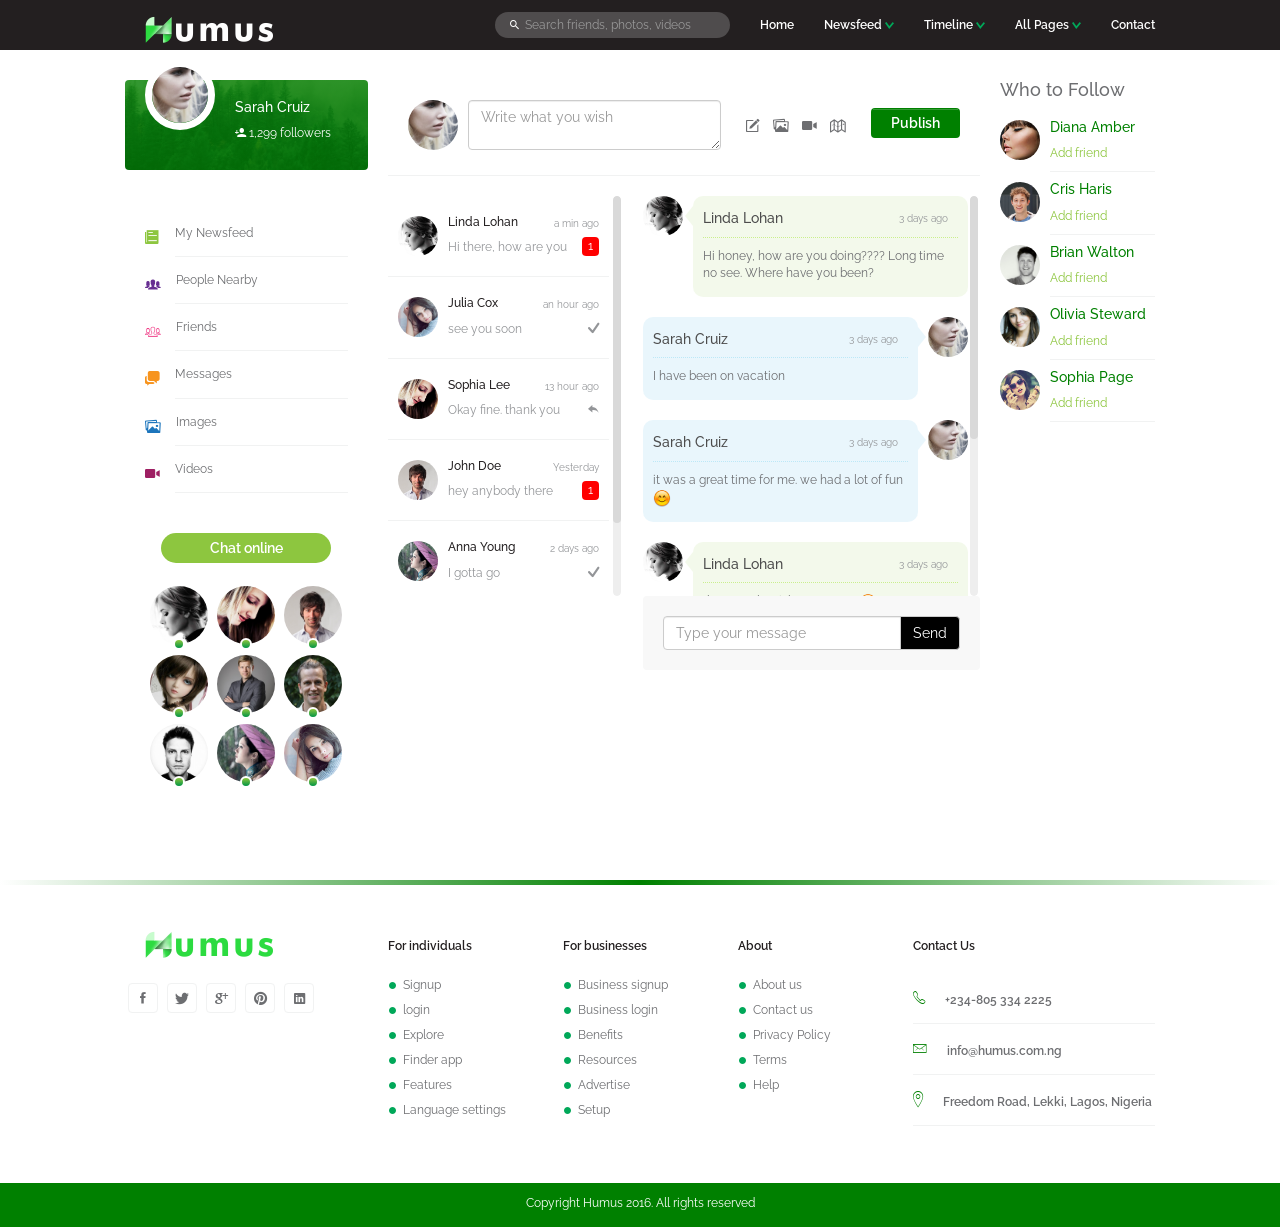
<file: newsfeed-messages.html>
<!DOCTYPE html>
<html lang="en">
<head>
		<meta http-equiv="content-type" content="text/html; charset=utf-8" />
		<meta name="viewport" content="width=device-width, initial-scale=1">
		<meta name="description" content="This is social network html5 template available in themeforest......" />
		<meta name="keywords" content="Social Network, Social Media, Make Friends, Newsfeed, Profile Page" />
		<meta name="robots" content="index, follow" />
		<title>Chatroom | Send and Receive Messages</title>

    <!-- Stylesheets
    ================================================= -->
		<link rel="stylesheet" href="css/bootstrap.min.css" />
    <link rel="stylesheet" href="css/jquery.scrollbar.css" />
		<link rel="stylesheet" href="css/style.css" />
		<link rel="stylesheet" href="css/ionicons.min.css" />
    <link rel="stylesheet" href="css/font-awesome.min.css" />
    <link href="css/emoji.css" rel="stylesheet">
    <!--Google Webfont-->
		<link href='https://fonts.googleapis.com/css?family=Raleway:400,100,100italic,200,200italic,300,300italic,400italic,500,500italic,600,600italic,700' rel='stylesheet' type='text/css'>
    <!--Favicon-->
    <link rel="shortcut icon" type="image/png" href="images/fav.png"/>
	</head>
  <body>

    <!-- Header
    ================================================= -->
		<header id="header">
      <nav class="navbar navbar-default navbar-fixed-top menu">
        <div class="container">

          <!-- Brand and toggle get grouped for better mobile display -->
          <div class="navbar-header">
            <button type="button" class="navbar-toggle collapsed" data-toggle="collapse" data-target="#bs-example-navbar-collapse-1" aria-expanded="false">
              <span class="sr-only">Toggle navigation</span>
              <span class="icon-bar"></span>
              <span class="icon-bar"></span>
              <span class="icon-bar"></span>
            </button>
            <a class="navbar-brand" href="index.html"><img src="images/logo.png" alt="logo" /></a>
          </div>

          <!-- Collect the nav links, forms, and other content for toggling -->
          <div class="collapse navbar-collapse" id="bs-example-navbar-collapse-1">
            <ul class="nav navbar-nav navbar-right main-menu">
              <li class="dropdown"><a href="index.html">Home</a></li>
              <li class="dropdown">
                <a href="#" class="dropdown-toggle" data-toggle="dropdown" role="button" aria-haspopup="true" aria-expanded="false">Newsfeed <span><img src="images/down-arrow.png" alt="" /></span></a>
                  <ul class="dropdown-menu newsfeed-home">
                    <li><a href="newsfeed.html">Newsfeed</a></li>
                    <li><a href="newsfeed-people-nearby.html">Poeple Nearly</a></li>
                    <li><a href="newsfeed-friends.html">My friends</a></li>
                    <li><a href="newsfeed-messages.html">Chatroom</a></li>
                    <li><a href="newsfeed-images.html">Images</a></li>
                    <li><a href="newsfeed-videos.html">Videos</a></li>
                  </ul>
              </li>
              <li class="dropdown">
                <a href="#" class="dropdown-toggle" data-toggle="dropdown" role="button" aria-haspopup="true" aria-expanded="false">Timeline <span><img src="images/down-arrow.png" alt="" /></span></a>
                <ul class="dropdown-menu login">
                  <li><a href="timeline.html">Timeline</a></li>
                  <li><a href="timeline-about.html">Timeline About</a></li>
                  <li><a href="timeline-album.html">Timeline Album</a></li>
                  <li><a href="timeline-friends.html">Timeline Friends</a></li>
                </ul>
              </li>
              <li class="dropdown">
                <a href="#" class="dropdown-toggle pages" data-toggle="dropdown" role="button" aria-haspopup="true" aria-expanded="false">All Pages <span><img src="images/down-arrow.png" alt="" /></span></a>
                <ul class="dropdown-menu page-list">
                  <li><a href="index.html">Landing Page</a></li>
                  <li><a href="newsfeed.html">Newsfeed</a></li>
                  <li><a href="newsfeed-people-nearby.html">Poeple Nearly</a></li>
                  <li><a href="newsfeed-friends.html">My friends</a></li>
                  <li><a href="newsfeed-messages.html">Chatroom</a></li>
                  <li><a href="newsfeed-images.html">Images</a></li>
                  <li><a href="newsfeed-videos.html">Videos</a></li>
                  <li><a href="timeline.html">Timeline</a></li>
                  <li><a href="timeline-about.html">Timeline About</a></li>
                  <li><a href="timeline-album.html">Timeline Album</a></li>
                  <li><a href="timeline-friends.html">Timeline Friends</a></li>
                  <li><a href="contact.html">Contact Us</a></li>
                </ul>
              </li>
              <li class="dropdown"><a href="contact.html">Contact</a></li>
            </ul>
            <form class="navbar-form navbar-right hidden-sm">
              <div class="form-group">
                <i class="icon ion-android-search"></i>
                <input type="text" class="form-control" placeholder="Search friends, photos, videos">
              </div>
            </form>
          </div><!-- /.navbar-collapse -->
        </div><!-- /.container -->
      </nav>
    </header>
    <!--Header End-->

    <div id="page-contents">
    	<div class="container">
    		<div class="row">

    			<!-- Newsfeed Common Side Bar Left
          ================================================= -->
    			<div class="col-md-3 static">
            <div class="profile-card">
            	<img src="images/users/user-1.jpg" alt="user" class="profile-photo" />
            	<h5><a href="timeline.html" class="text-white">Sarah Cruiz</a></h5>
            	<a href="#" class="text-white"><i class="ion ion-android-person-add"></i> 1,299 followers</a>
            </div><!--profile card ends-->
            <ul class="nav-news-feed">
              <li><i class="icon ion-ios-paper"></i><div><a href="newsfeed.html">My Newsfeed</a></div></li>
              <li><i class="icon ion-ios-people"></i><div><a href="newsfeed-people-nearby.html">People Nearby</a></div></li>
              <li><i class="icon ion-ios-people-outline"></i><div><a href="newsfeed-friends.html">Friends</a></div></li>
              <li><i class="icon ion-chatboxes"></i><div><a href="newsfeed-messages.html">Messages</a></div></li>
              <li><i class="icon ion-images"></i><div><a href="newsfeed-images.html">Images</a></div></li>
              <li><i class="icon ion-ios-videocam"></i><div><a href="newsfeed-videos.html">Videos</a></div></li>
            </ul><!--news-feed links ends-->
            <div id="chat-block">
              <div class="title">Chat online</div>
              <ul class="online-users list-inline">
                <li><a href="newsfeed-messages.html" title="Linda Lohan"><img src="images/users/user-2.jpg" alt="user" class="img-responsive profile-photo" /><span class="online-dot"></span></a></li>
                <li><a href="newsfeed-messages.html" title="Sophia Lee"><img src="images/users/user-3.jpg" alt="user" class="img-responsive profile-photo" /><span class="online-dot"></span></a></li>
                <li><a href="newsfeed-messages.html" title="John Doe"><img src="images/users/user-4.jpg" alt="user" class="img-responsive profile-photo" /><span class="online-dot"></span></a></li>
                <li><a href="newsfeed-messages.html" title="Alexis Clark"><img src="images/users/user-5.jpg" alt="user" class="img-responsive profile-photo" /><span class="online-dot"></span></a></li>
                <li><a href="newsfeed-messages.html" title="James Carter"><img src="images/users/user-6.jpg" alt="user" class="img-responsive profile-photo" /><span class="online-dot"></span></a></li>
                <li><a href="newsfeed-messages.html" title="Robert Cook"><img src="images/users/user-7.jpg" alt="user" class="img-responsive profile-photo" /><span class="online-dot"></span></a></li>
                <li><a href="newsfeed-messages.html" title="Richard Bell"><img src="images/users/user-8.jpg" alt="user" class="img-responsive profile-photo" /><span class="online-dot"></span></a></li>
                <li><a href="newsfeed-messages.html" title="Anna Young"><img src="images/users/user-9.jpg" alt="user" class="img-responsive profile-photo" /><span class="online-dot"></span></a></li>
                <li><a href="newsfeed-messages.html" title="Julia Cox"><img src="images/users/user-10.jpg" alt="user" class="img-responsive profile-photo" /><span class="online-dot"></span></a></li>
              </ul>
            </div><!--chat block ends-->
          </div>
    			<div class="col-md-7">

            <!-- Post Create Box
            ================================================= -->
            <div class="create-post">
            	<div class="row">
            		<div class="col-md-7 col-sm-7">
                  <div class="form-group">
                    <img src="images/users/user-1.jpg" alt="" class="profile-photo-md" />
                    <textarea name="texts" id="exampleTextarea" cols="30" rows="1" class="form-control" placeholder="Write what you wish"></textarea>
                  </div>
                </div>
            		<div class="col-md-5 col-sm-5">
                  <div class="tools">
                    <ul class="publishing-tools list-inline">
                      <li><a href="#"><i class="ion-compose"></i></a></li>
                      <li><a href="#"><i class="ion-images"></i></a></li>
                      <li><a href="#"><i class="ion-ios-videocam"></i></a></li>
                      <li><a href="#"><i class="ion-map"></i></a></li>
                    </ul>
                    <button class="btn btn-primary pull-right">Publish</button>
                  </div>
                </div>
            	</div>
            </div><!-- Post Create Box End -->

            <!-- Chat Room
            ================================================= -->
            <div class="chat-room">
              <div  class="row">
                <div class="col-md-5">

                  <!-- Contact List in Left-->
                  <ul class="nav nav-tabs contact-list scrollbar-wrapper scrollbar-outer">
                    <li class="active">
                      <a href="#contact-1" data-toggle="tab">
                        <div class="contact">
                        	<img src="images/users/user-2.jpg" alt="" class="profile-photo-sm pull-left"/>
                        	<div class="msg-preview">
                        		<h6>Linda Lohan</h6>
                        		<p class="text-muted">Hi there, how are you</p>
                            <small class="text-muted">a min ago</small>
                            <div class="chat-alert">1</div>
                        	</div>
                        </div>
                      </a>
                    </li>
                    <li>
                      <a href="#contact-2" data-toggle="tab">
                        <div class="contact">
                          <img src="images/users/user-10.jpg" alt="" class="profile-photo-sm pull-left"/>
                          <div class="msg-preview">
                            <h6>Julia Cox</h6>
                            <p class="text-muted">see you soon</p>
                            <small class="text-muted">an hour ago</small>
                            <div class="seen"><i class="icon ion-checkmark-round"></i></div>
                          </div>
                        </div>
                      </a>
                    </li>
                    <li>
                      <a href="#contact-3" data-toggle="tab">
                        <div class="contact">
                          <img src="images/users/user-3.jpg" alt="" class="profile-photo-sm pull-left"/>
                          <div class="msg-preview">
                            <h6>Sophia Lee</h6>
                            <p class="text-muted">Okay fine. thank you</p>
                            <small class="text-muted">13 hour ago</small>
                            <div class="replied"><i class="icon ion-reply"></i></div>
                          </div>
                        </div>
                      </a>
                    </li>
                    <li>
                      <a href="#contact-4" data-toggle="tab">
                        <div class="contact">
                        	<img src="images/users/user-4.jpg" alt="" class="profile-photo-sm pull-left"/>
                        	<div class="msg-preview">
                        		<h6>John Doe</h6>
                        		<p class="text-muted">hey anybody there</p>
                            <small class="text-muted">Yesterday</small>
                            <div class="chat-alert">1</div>
                        	</div>
                        </div>
                      </a>
                    </li>
                    <li>
                      <a href="#contact-5" data-toggle="tab">
                        <div class="contact">
                          <img src="images/users/user-9.jpg" alt="" class="profile-photo-sm pull-left"/>
                          <div class="msg-preview">
                            <h6>Anna Young</h6>
                            <p class="text-muted">I gotta go</p>
                            <small class="text-muted">2 days ago</small>
                            <div class="seen"><i class="icon ion-checkmark-round"></i></div>
                          </div>
                        </div>
                      </a>
                    </li>
                    <li>
                      <a href="#contact-6" data-toggle="tab">
                        <div class="contact">
                        	<img src="images/users/user-8.jpg" alt="" class="profile-photo-sm pull-left"/>
                        	<div class="msg-preview">
                        		<h6>Richard Bell</h6>
                        		<p class="text-muted">Hey there?</p>
                            <small class="text-muted">2 days ago</small>
                            <div class="chat-alert">1</div>
                        	</div>
                        </div>
                      </a>
                    </li>
                  </ul><!--Contact List in Left End-->

                </div>
                <div class="col-md-7">

                  <!--Chat Messages in Right-->
                  <div class="tab-content scrollbar-wrapper wrapper scrollbar-outer">
                    <div class="tab-pane active" id="contact-1">
                      <div class="chat-body">
                      	<ul class="chat-message">
                      		<li class="left">
                      			<img src="images/users/user-2.jpg" alt="" class="profile-photo-sm pull-left" />
                      			<div class="chat-item">
                              <div class="chat-item-header">
                              	<h5>Linda Lohan</h5>
                              	<small class="text-muted">3 days ago</small>
                              </div>
                              <p>Hi honey, how are you doing???? Long time no see. Where have you been?</p>
                            </div>
                      		</li>
                          <li class="right">
                      			<img src="images/users/user-1.jpg" alt="" class="profile-photo-sm pull-right" />
                      			<div class="chat-item">
                              <div class="chat-item-header">
                              	<h5>Sarah Cruiz</h5>
                              	<small class="text-muted">3 days ago</small>
                              </div>
                              <p>I have been on vacation</p>
                            </div>
                      		</li>
                          <li class="right">
                      			<img src="images/users/user-1.jpg" alt="" class="profile-photo-sm pull-right" />
                      			<div class="chat-item">
                              <div class="chat-item-header">
                              	<h5>Sarah Cruiz</h5>
                              	<small class="text-muted">3 days ago</small>
                              </div>
                              <p>it was a great time for me. we had a lot of fun <i class="em em-blush"></i></p>
                            </div>
                      		</li>
                          <li class="left">
                      			<img src="images/users/user-2.jpg" alt="" class="profile-photo-sm pull-left" />
                      			<div class="chat-item">
                              <div class="chat-item-header">
                              	<h5>Linda Lohan</h5>
                              	<small class="text-muted">3 days ago</small>
                              </div>
                              <p>that's cool I wish I were you <i class="em em-expressionless"></i></p>
                            </div>
                      		</li>
                          <li class="right">
                      			<img src="images/users/user-1.jpg" alt="" class="profile-photo-sm pull-right" />
                      			<div class="chat-item">
                              <div class="chat-item-header">
                              	<h5>Sarah Cruiz</h5>
                              	<small class="text-muted">3 days ago</small>
                              </div>
                              <p><i class="em em-hand"></i></p>
                            </div>
                      		</li>
                          <li class="left">
                      			<img src="images/users/user-2.jpg" alt="" class="profile-photo-sm pull-left" />
                      			<div class="chat-item">
                              <div class="chat-item-header">
                              	<h5>Linda Lohan</h5>
                              	<small class="text-muted">a min ago</small>
                              </div>
                              <p>Hi there, how are you</p>
                            </div>
                      		</li>
                      	</ul>
                      </div>
                    </div>
                    <div class="tab-pane" id="contact-2">
                      <div class="chat-body">
                      	<ul class="chat-message">
                      		<li class="left">
                      			<img src="images/users/user-10.jpg" alt="" class="profile-photo-sm pull-left" />
                      			<div class="chat-item">
                              <div class="chat-item-header">
                              	<h5>Julia Cox</h5>
                              	<small class="text-muted">a day ago</small>
                              </div>
                              <p>Hi</p>
                            </div>
                      		</li>
                          <li class="right">
                      			<img src="images/users/user-1.jpg" alt="" class="profile-photo-sm pull-right" />
                      			<div class="chat-item">
                              <div class="chat-item-header">
                              	<h5>Sarah Cruiz</h5>
                              	<small class="text-muted">a day ago</small>
                              </div>
                              <p>hellow</p>
                            </div>
                      		</li>
                          <li class="left">
                      			<img src="images/users/user-10.jpg" alt="" class="profile-photo-sm pull-left" />
                      			<div class="chat-item">
                              <div class="chat-item-header">
                              	<h5>Julia Cox</h5>
                              	<small class="text-muted">an hour ago</small>
                              </div>
                              <p>good</p>
                            </div>
                      		</li>
                          <li class="right">
                      			<img src="images/users/user-1.jpg" alt="" class="profile-photo-sm pull-right" />
                      			<div class="chat-item">
                              <div class="chat-item-header">
                              	<h5>Sarah Cruiz</h5>
                              	<small class="text-muted">an hour ago</small>
                              </div>
                              <p>see you soon</p>
                            </div>
                      		</li>
                      	</ul>
                      </div>
                    </div>
                    <div class="tab-pane" id="contact-3">
                      <div class="chat-body">
                      	<ul class="chat-message">
                      		<li class="right">
                      			<img src="images/users/user-1.jpg" alt="" class="profile-photo-sm pull-right" />
                      			<div class="chat-item">
                              <div class="chat-item-header">
                              	<h5>Sarah</h5>
                              	<small class="text-muted">2 days ago</small>
                              </div>
                              <p>Lorem ipsum dolor sit amet, consectetur adipiscing elit, sed do eiusmod tempor incididunt ut labore et dolore magna aliqua. Ut enim ad minim veniam, quis nostrud exercitation ullamco laboris nisi ut aliquip ex ea commodo consequat. </p>
                            </div>
                      		</li>
                          <li class="left">
                      			<img src="images/users/user-3.jpg" alt="" class="profile-photo-sm pull-left" />
                      			<div class="chat-item">
                              <div class="chat-item-header">
                              	<h5>Sophia Lee</h5>
                              	<small class="text-muted">a day ago</small>
                              </div>
                              <p>Lorem ipsum dolor sit amet, consectetur adipiscing elit, sed do eiusmod tempor incididunt</p>
                            </div>
                      		</li>
                          <li class="right">
                      			<img src="images/users/user-1.jpg" alt="" class="profile-photo-sm pull-right" />
                      			<div class="chat-item">
                              <div class="chat-item-header">
                              	<h5>Sarah  Cruiz</h5>
                              	<small class="text-muted">13 hours ago</small>
                              </div>
                              <p>Okay fine. thank you</p>
                            </div>
                      		</li>
                      	</ul>
                      </div>
                    </div>
                    <div class="tab-pane" id="contact-4">
                      <div class="chat-body">
                      	<ul class="chat-message">
                      		<li class="left">
                      			<img src="images/users/user-4.jpg" alt="" class="profile-photo-sm pull-left" />
                      			<div class="chat-item">
                              <div class="chat-item-header">
                              	<h5>John Doe</h5>
                              	<small class="text-muted">a day ago</small>
                              </div>
                              <p>At vero eos et accusamus et iusto odio dignissimos ducimus qui blanditiis praesentium voluptatum deleniti atque corrupti quos dolores et quas molestias excepturi sint occaecati cupiditate non provident, similique sunt in culpa qui officia deserunt mollitia animi, id est laborum et dolorum fuga. Et harum quidem rerum facilis est et expedita distinctio. Nam libero tempore, cum soluta nobis est eligendi optio cumque nihil impedit quo minus id quod maxime placeat facere possimus, omnis voluptas assumenda est, omnis dolor repellendus. Temporibus autem quibusdam et aut officiis debitis aut rerum necessitatibus saepe eveniet ut et voluptates repudiandae sint et molestiae non recusandae.</p>
                            </div>
                      		</li>
                          <li class="left">
                      			<img src="images/users/user-4.jpg" alt="" class="profile-photo-sm pull-left" />
                      			<div class="chat-item">
                              <div class="chat-item-header">
                              	<h5>John Doe</h5>
                              	<small class="text-muted">a day ago</small>
                              </div>
                              <p>hey anybody there</p>
                            </div>
                      		</li>
                      	</ul>
                      </div>
                    </div>
                    <div class="tab-pane" id="contact-5">
                      <div class="chat-body">
                      	<ul class="chat-message">
                      		<li class="left">
                      			<img src="images/users/user-9.jpg" alt="" class="profile-photo-sm pull-left" />
                      			<div class="chat-item">
                              <div class="chat-item-header">
                              	<h5>Anna Young</h5>
                              	<small class="text-muted">2 days ago</small>
                              </div>
                              <p>Sed ut perspiciatis unde omnis iste natus error sit voluptatem accusantium doloremque laudantium, totam rem aperiam, eaque ipsa quae ab illo inventore veritatis et quasi architecto beatae vitae dicta sunt explicabo. Nemo enim ipsam voluptatem quia voluptas sit aspernatur aut odit aut fugit, sed quia consequuntur magni dolores</p>
                            </div>
                      		</li>
                          <li class="left">
                      			<img src="images/users/user-9.jpg" alt="" class="profile-photo-sm pull-left" />
                      			<div class="chat-item">
                              <div class="chat-item-header">
                              	<h5>Anna Young</h5>
                              	<small class="text-muted">2 days ago</small>
                              </div>
                              <p>Sed ut perspiciatis unde omnis iste natus error sit voluptatem accusantium doloremque laudantium, totam rem aperiam, eaque ipsa quae ab illo inventore veritatis et quasi architecto beatae vitae dicta sunt explicabo.</p>
                            </div>
                      		</li>
                          <li class="right">
                      			<img src="images/users/user-1.jpg" alt="" class="profile-photo-sm pull-right" />
                      			<div class="chat-item">
                              <div class="chat-item-header">
                              	<h5>Sarah Cruiz</h5>
                              	<small class="text-muted">2 days ago</small>
                              </div>
                              <p>I gotta go</p>
                            </div>
                      		</li>
                      	</ul>
                      </div>
                    </div>
                    <div class="tab-pane" id="contact-6">
                      <div class="chat-body">
                      	<ul class="chat-message">
                      		<li class="left">
                      			<img src="images/users/user-8.jpg" alt="" class="profile-photo-sm pull-left" />
                      			<div class="chat-item">
                              <div class="chat-item-header">
                              	<h5>Richard Bell</h5>
                              	<small class="text-muted">2 days ago</small>
                              </div>
                              <p>Hello</p>
                            </div>
                      		</li>
                          <li class="left">
                      			<img src="images/users/user-8.jpg" alt="" class="profile-photo-sm pull-left" />
                      			<div class="chat-item">
                              <div class="chat-item-header">
                              	<h5>Richard Bell</h5>
                              	<small class="text-muted">2 days ago</small>
                              </div>
                              <p>Hi</p>
                            </div>
                      		</li>
                          <li class="left">
                      			<img src="images/users/user-8.jpg" alt="" class="profile-photo-sm pull-left" />
                      			<div class="chat-item">
                              <div class="chat-item-header">
                              	<h5>Richard Bell</h5>
                              	<small class="text-muted">2 days ago</small>
                              </div>
                              <p>Hey</p>
                            </div>
                      		</li>
                          <li class="left">
                      			<img src="images/users/user-8.jpg" alt="" class="profile-photo-sm pull-left" />
                      			<div class="chat-item">
                              <div class="chat-item-header">
                              	<h5>Richard Bell</h5>
                              	<small class="text-muted">2 days ago</small>
                              </div>
                              <p>Hey there</p>
                            </div>
                      		</li>
                      	</ul>
                      </div>
                    </div>
                  </div><!--Chat Messages in Right End-->

                  <div class="send-message">
                    <div class="input-group">
                      <input type="text" class="form-control" placeholder="Type your message">
                      <span class="input-group-btn">
                        <button class="btn btn-default" type="button">Send</button>
                      </span>
                    </div>
                  </div>
                </div>
                <div class="clearfix"></div>
              </div>
            </div>
          </div>

    			<!-- Newsfeed Common Side Bar Right
          ================================================= -->
    			<div class="col-md-2 static">
            <div class="suggestions" id="sticky-sidebar">
              <h4 class="grey">Who to Follow</h4>
              <div class="follow-user">
                <img src="images/users/user-11.jpg" alt="" class="profile-photo-sm pull-left" />
                <div>
                  <h5><a href="timeline.html">Diana Amber</a></h5>
                  <a href="#" class="text-green">Add friend</a>
                </div>
              </div>
              <div class="follow-user">
                <img src="images/users/user-12.jpg" alt="" class="profile-photo-sm pull-left" />
                <div>
                  <h5><a href="timeline.html">Cris Haris</a></h5>
                  <a href="#" class="text-green">Add friend</a>
                </div>
              </div>
              <div class="follow-user">
                <img src="images/users/user-13.jpg" alt="" class="profile-photo-sm pull-left" />
                <div>
                  <h5><a href="timeline.html">Brian Walton</a></h5>
                  <a href="#" class="text-green">Add friend</a>
                </div>
              </div>
              <div class="follow-user">
                <img src="images/users/user-14.jpg" alt="" class="profile-photo-sm pull-left" />
                <div>
                  <h5><a href="timeline.html">Olivia Steward</a></h5>
                  <a href="#" class="text-green">Add friend</a>
                </div>
              </div>
              <div class="follow-user">
                <img src="images/users/user-15.jpg" alt="" class="profile-photo-sm pull-left" />
                <div>
                  <h5><a href="timeline.html">Sophia Page</a></h5>
                  <a href="#" class="text-green">Add friend</a>
                </div>
              </div>
            </div>
          </div>
    		</div>
    	</div>
    </div>

    <!-- Footer
    ================================================= -->
    <footer id="footer">
      <div class="container">
      	<div class="row">
          <div class="footer-wrapper">
            <div class="col-md-3 col-sm-3">
              <a href="#"><img src="images/logo-black.png" alt="" class="footer-logo" /></a>
              <ul class="list-inline social-icons">
              	<li><a href="#"><i class="icon ion-social-facebook"></i></a></li>
              	<li><a href="#"><i class="icon ion-social-twitter"></i></a></li>
              	<li><a href="#"><i class="icon ion-social-googleplus"></i></a></li>
              	<li><a href="#"><i class="icon ion-social-pinterest"></i></a></li>
              	<li><a href="#"><i class="icon ion-social-linkedin"></i></a></li>
              </ul>
            </div>
            <div class="col-md-2 col-sm-2">
              <h6>For individuals</h6>
              <ul class="footer-links">
                <li><a href="#">Signup</a></li>
                <li><a href="#">login</a></li>
                <li><a href="#">Explore</a></li>
                <li><a href="#">Finder app</a></li>
                <li><a href="#">Features</a></li>
                <li><a href="#">Language settings</a></li>
              </ul>
            </div>
            <div class="col-md-2 col-sm-2">
              <h6>For businesses</h6>
              <ul class="footer-links">
                <li><a href="#">Business signup</a></li>
                <li><a href="#">Business login</a></li>
                <li><a href="#">Benefits</a></li>
                <li><a href="#">Resources</a></li>
                <li><a href="#">Advertise</a></li>
                <li><a href="#">Setup</a></li>
              </ul>
            </div>
            <div class="col-md-2 col-sm-2">
              <h6>About</h6>
              <ul class="footer-links">
                <li><a href="#">About us</a></li>
                <li><a href="#">Contact us</a></li>
                <li><a href="#">Privacy Policy</a></li>
                <li><a href="#">Terms</a></li>
                <li><a href="#">Help</a></li>
              </ul>
            </div>
            <div class="col-md-3 col-sm-3">
              <h6>Contact Us</h6>
                <ul class="contact">
                	<li><i class="icon ion-ios-telephone-outline"></i>+234-805 334 2225</li>
                	<li><i class="icon ion-ios-email-outline"></i>info@humus.com.ng</li>
                  <li><i class="icon ion-ios-location-outline"></i>Freedom Road, Lekki, Lagos, Nigeria</li>
                </ul>
            </div>
          </div>
      	</div>
      </div>
      <div class="copyright">
        <p>Copyright Humus 2016. All rights reserved</p>
      </div>
		</footer>
    
    <!--preloader-->
    <div id="spinner-wrapper">
      <div class="spinner"></div>
    </div>

    <!-- Scripts
    ================================================= -->
    <script src="js/jquery-3.1.1.min.js"></script>
    <script src="js/bootstrap.min.js"></script>
    <script src="js/jquery.sticky-kit.min.js"></script>
    <script src="js/jquery.scrollbar.min.js"></script>
    <script src="js/script.js"></script>

  </body>
</html>
</file>
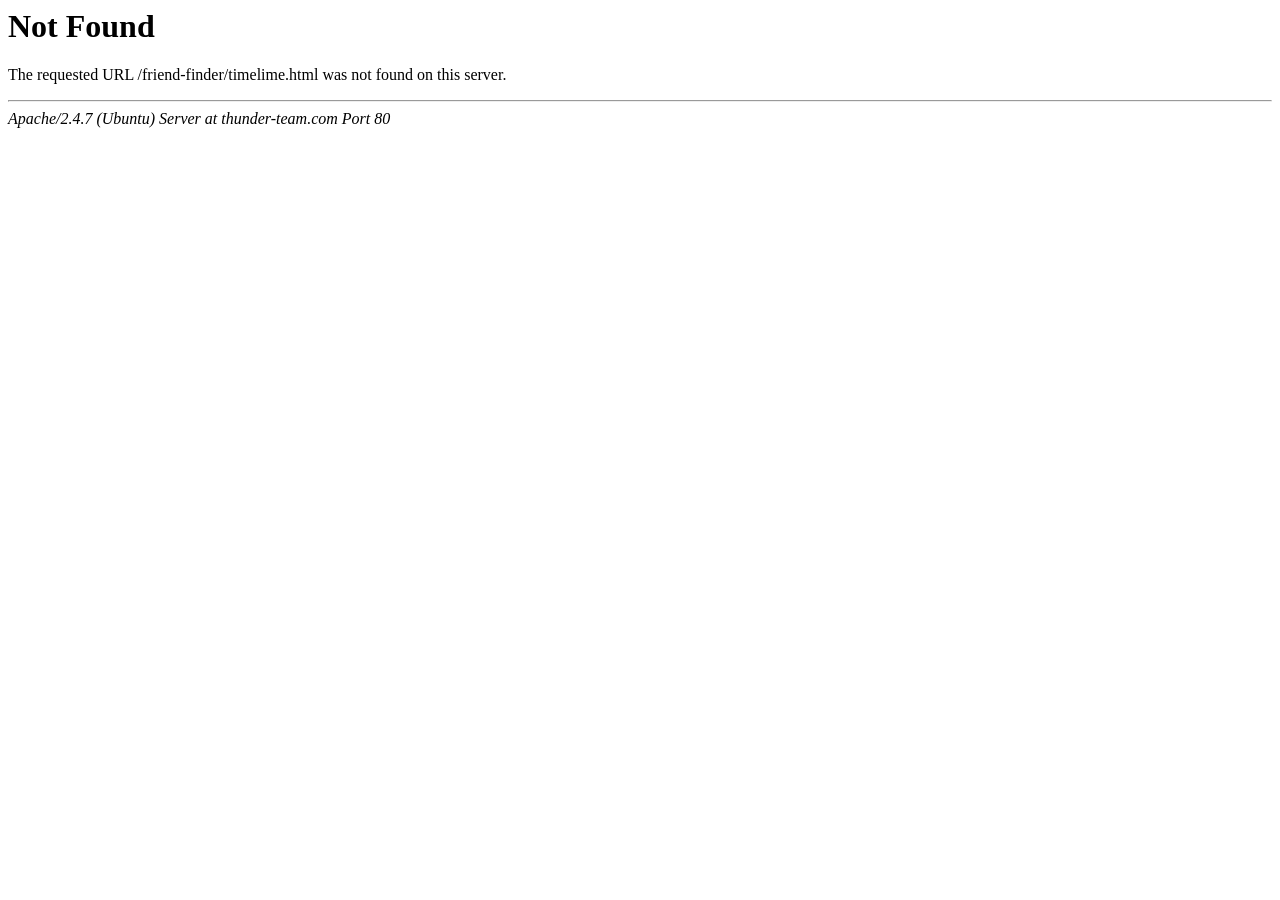
<file: timelime.html>
<!DOCTYPE HTML PUBLIC "-//IETF//DTD HTML 2.0//EN">
<html><head>
<title>404 Not Found</title>
</head><body>
<h1>Not Found</h1>
<p>The requested URL /friend-finder/timelime.html was not found on this server.</p>
<hr>
<address>Apache/2.4.7 (Ubuntu) Server at thunder-team.com Port 80</address>
</body></html>
</file>
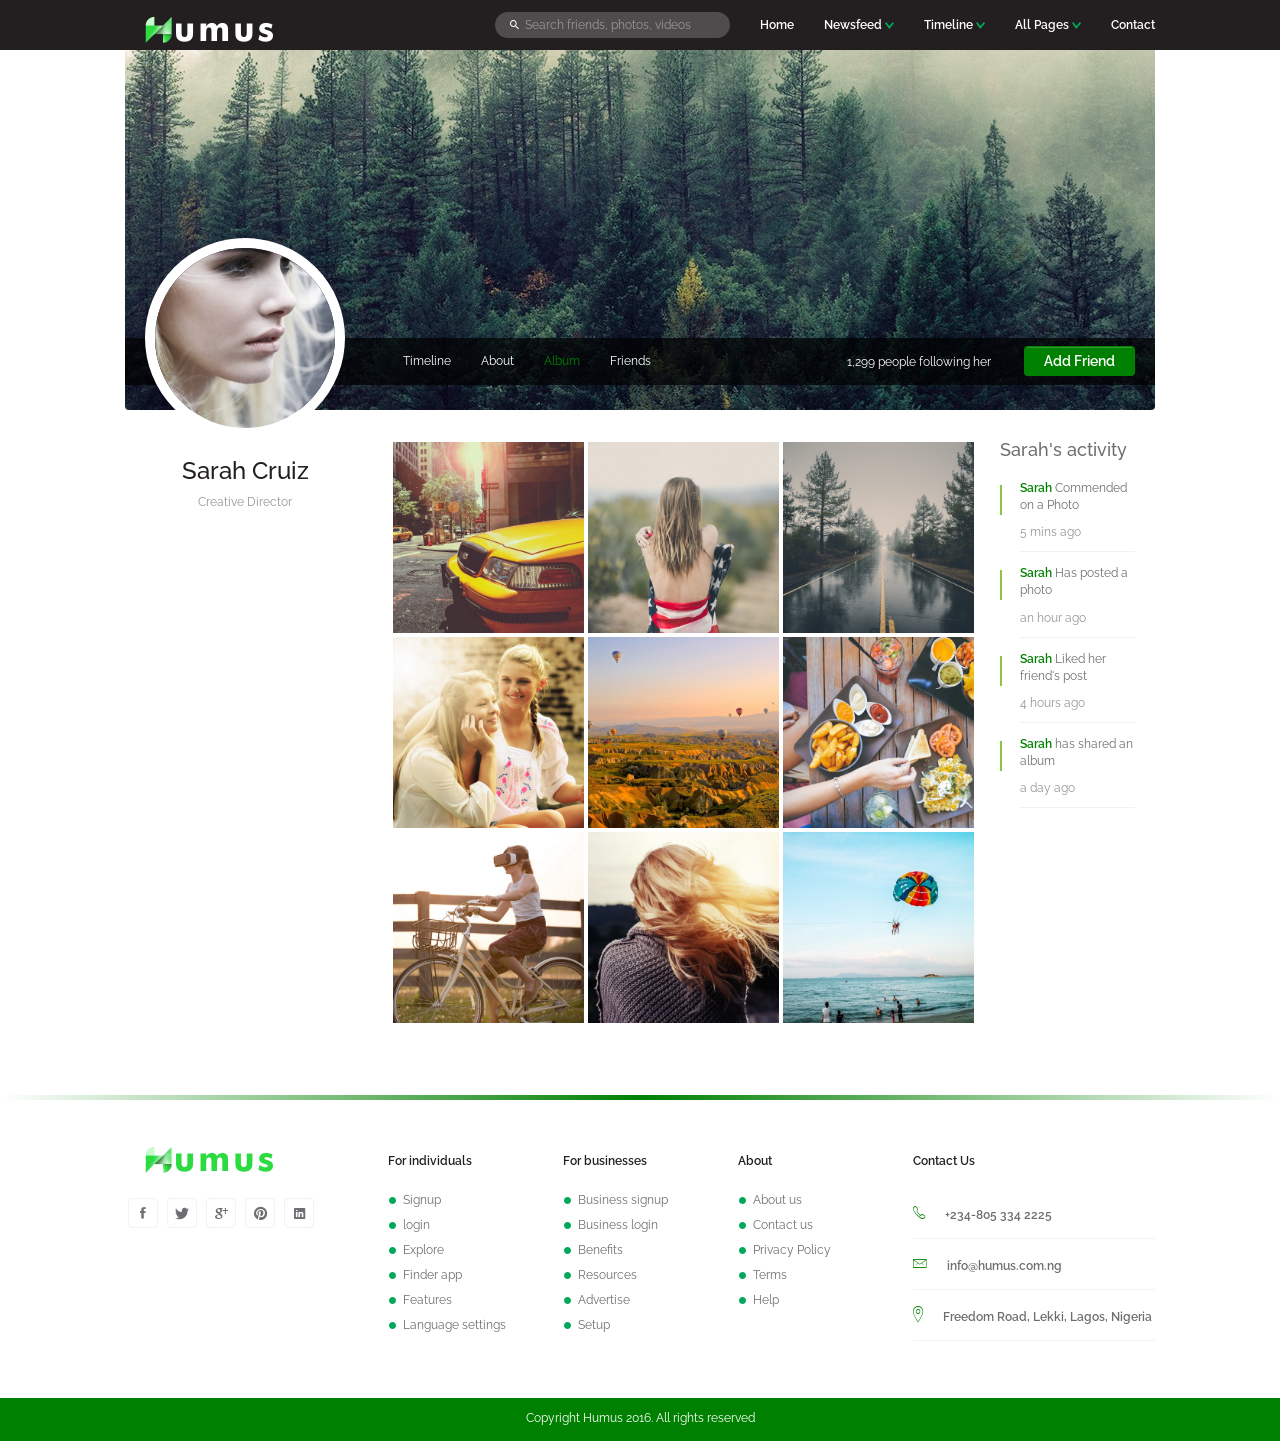
<file: timeline-album.html>
<!DOCTYPE html>
<html lang="en">
<head>
		<meta http-equiv="content-type" content="text/html; charset=utf-8" />
		<meta name="viewport" content="width=device-width, initial-scale=1">
		<meta name="description" content="This is social network html5 template available in themeforest......" />
		<meta name="keywords" content="Social Network, Social Media, Make Friends, Newsfeed, Profile Page" />
		<meta name="robots" content="index, follow" />
		<title>Photo Album | My Photo Gallery</title>

    <!-- Stylesheets
    ================================================= -->
		<link rel="stylesheet" href="css/bootstrap.min.css" />
		<link rel="stylesheet" href="css/style.css" />
		<link rel="stylesheet" href="css/ionicons.min.css" />
    <link rel="stylesheet" href="css/font-awesome.min.css" />
    <!--Google Webfont-->
		<link href='https://fonts.googleapis.com/css?family=Raleway:400,100,100italic,200,200italic,300,300italic,400italic,500,500italic,600,600italic,700' rel='stylesheet' type='text/css'>
    <!--Favicon-->
    <link rel="shortcut icon" type="image/png" href="images/fav.png"/>
	</head>
  <body>

    <!-- Header
    ================================================= -->
		<header id="header">
      <nav class="navbar navbar-default navbar-fixed-top menu">
        <div class="container">

          <!-- Brand and toggle get grouped for better mobile display -->
          <div class="navbar-header">
            <button type="button" class="navbar-toggle collapsed" data-toggle="collapse" data-target="#bs-example-navbar-collapse-1" aria-expanded="false">
              <span class="sr-only">Toggle navigation</span>
              <span class="icon-bar"></span>
              <span class="icon-bar"></span>
              <span class="icon-bar"></span>
            </button>
            <a class="navbar-brand" href="index.html"><img src="images/logo.png" alt="logo" /></a>
          </div>

          <!-- Collect the nav links, forms, and other content for toggling -->
          <div class="collapse navbar-collapse" id="bs-example-navbar-collapse-1">
            <ul class="nav navbar-nav navbar-right main-menu">
              <li class="dropdown"><a href="index.html">Home</a></li>
              <li class="dropdown">
                <a href="#" class="dropdown-toggle" data-toggle="dropdown" role="button" aria-haspopup="true" aria-expanded="false">Newsfeed <span><img src="images/down-arrow.png" alt="" /></span></a>
                  <ul class="dropdown-menu newsfeed-home">
                    <li><a href="newsfeed.html">Newsfeed</a></li>
                    <li><a href="newsfeed-people-nearby.html">Poeple Nearly</a></li>
                    <li><a href="newsfeed-friends.html">My friends</a></li>
                    <li><a href="newsfeed-messages.html">Chatroom</a></li>
                    <li><a href="newsfeed-images.html">Images</a></li>
                    <li><a href="newsfeed-videos.html">Videos</a></li>
                  </ul>
              </li>
              <li class="dropdown">
                <a href="#" class="dropdown-toggle" data-toggle="dropdown" role="button" aria-haspopup="true" aria-expanded="false">Timeline <span><img src="images/down-arrow.png" alt="" /></span></a>
                <ul class="dropdown-menu login">
                  <li><a href="timeline.html">Timeline</a></li>
                  <li><a href="timeline-about.html">Timeline About</a></li>
                  <li><a href="timeline-album.html">Timeline Album</a></li>
                  <li><a href="timeline-friends.html">Timeline Friends</a></li>
                </ul>
              </li>
              <li class="dropdown">
                <a href="#" class="dropdown-toggle pages" data-toggle="dropdown" role="button" aria-haspopup="true" aria-expanded="false">All Pages <span><img src="images/down-arrow.png" alt="" /></span></a>
                <ul class="dropdown-menu page-list">
                  <li><a href="index.html">Landing Page</a></li>
                  <li><a href="newsfeed.html">Newsfeed</a></li>
                  <li><a href="newsfeed-people-nearby.html">Poeple Nearly</a></li>
                  <li><a href="newsfeed-friends.html">My friends</a></li>
                  <li><a href="newsfeed-messages.html">Chatroom</a></li>
                  <li><a href="newsfeed-images.html">Images</a></li>
                  <li><a href="newsfeed-videos.html">Videos</a></li>
                  <li><a href="timeline.html">Timeline</a></li>
                  <li><a href="timeline-about.html">Timeline About</a></li>
                  <li><a href="timeline-album.html">Timeline Album</a></li>
                  <li><a href="timeline-friends.html">Timeline Friends</a></li>
                  <li><a href="contact.html">Contact Us</a></li>
                </ul>
              </li>
              <li class="dropdown"><a href="contact.html">Contact</a></li>
            </ul>
            <form class="navbar-form navbar-right hidden-sm">
              <div class="form-group">
                <i class="icon ion-android-search"></i>
                <input type="text" class="form-control" placeholder="Search friends, photos, videos">
              </div>
            </form>
          </div><!-- /.navbar-collapse -->
        </div><!-- /.container -->
      </nav>
    </header>
    <!--Header End-->

    <div class="container">

      <!-- Timeline
      ================================================= -->
      <div class="timeline">
        <div class="timeline-cover">

          <!--Timeline Menu for Large Screens-->
          <div class="timeline-nav-bar hidden-sm hidden-xs">
            <div class="row">
              <div class="col-md-3">
                <div class="profile-info">
                  <img src="images/users/user-1.jpg" alt="" class="img-responsive profile-photo" />
                  <h3>Sarah Cruiz</h3>
                  <p class="text-muted">Creative Director</p>
                </div>
              </div>
              <div class="col-md-9">
                <ul class="list-inline profile-menu">
                  <li><a href="timeline.html">Timeline</a></li>
                  <li><a href="timeline-about.html">About</a></li>
                  <li><a href="timeline-album.html" class="active">Album</a></li>
                  <li><a href="timeline-friends.html">Friends</a></li>
                </ul>
                <ul class="follow-me list-inline">
                  <li>1,299 people following her</li>
                  <li><button class="btn-primary">Add Friend</button></li>
                </ul>
              </div>
            </div>
          </div><!--Timeline Menu for Large Screens End-->

          <!--Timeline Menu for Small Screens-->
          <div class="navbar-mobile hidden-lg hidden-md">
            <div class="profile-info">
              <img src="images/users/user-1.jpg" alt="" class="img-responsive profile-photo" />
              <h4>Sarah Cruiz</h4>
              <p class="text-muted">Creative Director</p>
            </div>
            <div class="mobile-menu">
              <ul class="list-inline">
                <li><a href="timline.html">Timeline</a></li>
                <li><a href="timeline-about.html">About</a></li>
                <li><a href="timeline-album.html" class="active">Album</a></li>
                <li><a href="timeline-friends.html">Friends</a></li>
              </ul>
              <button class="btn-primary">Add Friend</button>
            </div>
          </div><!--Timeline Menu for Small Screens End-->

        </div>
        <div id="page-contents">
          <div class="row">
            <div class="col-md-3"></div>
            <div class="col-md-7">

              <!-- Photo Album
              ================================================= -->
              <ul class="album-photos">
                <li>
                  <div class="img-wrapper" data-toggle="modal" data-target=".photo-1">
                    <img src="images/album/1.jpg" alt="photo" />
                  </div>
                  <div class="modal fade photo-1" tabindex="-1" role="dialog" aria-hidden="true">
                    <div class="modal-dialog modal-lg">
                      <div class="modal-content">
                        <img src="images/album/1.jpg" alt="photo" />
                      </div>
                    </div>
                  </div>
                </li>
                <li>
                  <div class="img-wrapper" data-toggle="modal" data-target=".photo-2">
                    <img src="images/album/2.jpg" alt="photo" />
                  </div>
                  <div class="modal fade photo-2" tabindex="-1" role="dialog" aria-hidden="true">
                    <div class="modal-dialog modal-lg">
                      <div class="modal-content">
                        <img src="images/album/2.jpg" alt="photo" />
                      </div>
                    </div>
                  </div>
                </li>
                <li>
                  <div class="img-wrapper" data-toggle="modal" data-target=".photo-3">
                    <img src="images/album/3.jpg" alt="photo" />
                  </div>
                  <div class="modal fade photo-3" tabindex="-1" role="dialog" aria-hidden="true">
                    <div class="modal-dialog modal-lg">
                      <div class="modal-content">
                        <img src="images/album/3.jpg" alt="photo" />
                      </div>
                    </div>
                  </div>
                </li>
                <li>
                  <div class="img-wrapper" data-toggle="modal" data-target=".photo-4">
                    <img src="images/album/4.jpg" alt="photo" />
                  </div>
                  <div class="modal fade photo-4" tabindex="-1" role="dialog" aria-hidden="true">
                    <div class="modal-dialog modal-lg">
                      <div class="modal-content">
                        <img src="images/album/4.jpg" alt="photo" />
                      </div>
                    </div>
                  </div>
                </li>
                <li>
                  <div class="img-wrapper" data-toggle="modal" data-target=".photo-5">
                    <img src="images/album/5.jpg" alt="photo" />
                  </div>
                  <div class="modal fade photo-5" tabindex="-1" role="dialog" aria-hidden="true">
                    <div class="modal-dialog modal-lg">
                      <div class="modal-content">
                        <img src="images/album/5.jpg" alt="" />
                      </div>
                    </div>
                  </div>
                </li>
                <li>
                  <div class="img-wrapper" data-toggle="modal" data-target=".photo-6">
                    <img src="images/album/6.jpg" alt="photo" />
                  </div>
                  <div class="modal fade photo-6" tabindex="-1" role="dialog" aria-hidden="true">
                    <div class="modal-dialog modal-lg">
                      <div class="modal-content">
                        <img src="images/album/6.jpg" alt="" />
                      </div>
                    </div>
                  </div>
                </li>
                <li>
                  <div class="img-wrapper" data-toggle="modal" data-target=".photo-7">
                    <img src="images/album/7.jpg" alt="photo" />
                  </div>
                  <div class="modal fade photo-7" tabindex="-1" role="dialog" aria-hidden="true">
                    <div class="modal-dialog modal-lg">
                      <div class="modal-content">
                        <img src="images/album/7.jpg" alt="" />
                      </div>
                    </div>
                  </div>
                </li>
                <li>
                  <div class="img-wrapper" data-toggle="modal" data-target=".photo-8">
                    <img src="images/album/8.jpg" alt="photo" />
                  </div>
                  <div class="modal fade photo-8" tabindex="-1" role="dialog" aria-hidden="true">
                    <div class="modal-dialog modal-lg">
                      <div class="modal-content">
                        <img src="images/album/8.jpg" alt="" />
                      </div>
                    </div>
                  </div>
                </li>
                <li>
                  <div class="img-wrapper" data-toggle="modal" data-target=".photo-9">
                    <img src="images/album/9.jpg" alt="photo" />
                  </div>
                  <div class="modal fade photo-9" tabindex="-1" role="dialog" aria-hidden="true">
                    <div class="modal-dialog modal-lg">
                      <div class="modal-content">
                        <img src="images/album/9.jpg" alt="" />
                      </div>
                    </div>
                  </div>
                </li>
              </ul>
            </div>
            <div class="col-md-2 static">
              <div id="sticky-sidebar">
                <h4 class="grey">Sarah's activity</h4>
                <div class="feed-item">
                  <div class="live-activity">
                    <p><a href="#" class="profile-link">Sarah</a> Commended on a Photo</p>
                    <p class="text-muted">5 mins ago</p>
                  </div>
                </div>
                <div class="feed-item">
                  <div class="live-activity">
                    <p><a href="#" class="profile-link">Sarah</a> Has posted a photo</p>
                    <p class="text-muted">an hour ago</p>
                  </div>
                </div>
                <div class="feed-item">
                  <div class="live-activity">
                    <p><a href="#" class="profile-link">Sarah</a> Liked her friend's post</p>
                    <p class="text-muted">4 hours ago</p>
                  </div>
                </div>
                <div class="feed-item">
                  <div class="live-activity">
                    <p><a href="#" class="profile-link">Sarah</a> has shared an album</p>
                    <p class="text-muted">a day ago</p>
                  </div>
                </div>
              </div>
            </div>
          </div>
        </div>
      </div>
    </div>


    <!-- Footer
    ================================================= -->
    <footer id="footer">
      <div class="container">
      	<div class="row">
          <div class="footer-wrapper">
            <div class="col-md-3 col-sm-3">
              <a href="#"><img src="images/logo-black.png" alt="" class="footer-logo" /></a>
              <ul class="list-inline social-icons">
              	<li><a href="#"><i class="icon ion-social-facebook"></i></a></li>
              	<li><a href="#"><i class="icon ion-social-twitter"></i></a></li>
              	<li><a href="#"><i class="icon ion-social-googleplus"></i></a></li>
              	<li><a href="#"><i class="icon ion-social-pinterest"></i></a></li>
              	<li><a href="#"><i class="icon ion-social-linkedin"></i></a></li>
              </ul>
            </div>
            <div class="col-md-2 col-sm-2">
              <h6>For individuals</h6>
              <ul class="footer-links">
                <li><a href="#">Signup</a></li>
                <li><a href="#">login</a></li>
                <li><a href="#">Explore</a></li>
                <li><a href="#">Finder app</a></li>
                <li><a href="#">Features</a></li>
                <li><a href="#">Language settings</a></li>
              </ul>
            </div>
            <div class="col-md-2 col-sm-2">
              <h6>For businesses</h6>
              <ul class="footer-links">
                <li><a href="#">Business signup</a></li>
                <li><a href="#">Business login</a></li>
                <li><a href="#">Benefits</a></li>
                <li><a href="#">Resources</a></li>
                <li><a href="#">Advertise</a></li>
                <li><a href="#">Setup</a></li>
              </ul>
            </div>
            <div class="col-md-2 col-sm-2">
              <h6>About</h6>
              <ul class="footer-links">
                <li><a href="#">About us</a></li>
                <li><a href="#">Contact us</a></li>
                <li><a href="#">Privacy Policy</a></li>
                <li><a href="#">Terms</a></li>
                <li><a href="#">Help</a></li>
              </ul>
            </div>
            <div class="col-md-3 col-sm-3">
              <h6>Contact Us</h6>
                <ul class="contact">
                	<li><i class="icon ion-ios-telephone-outline"></i>+234-805 334 2225</li>
                	<li><i class="icon ion-ios-email-outline"></i>info@humus.com.ng</li>
                  <li><i class="icon ion-ios-location-outline"></i>Freedom Road, Lekki, Lagos, Nigeria</li>
                </ul>
            </div>
          </div>
      	</div>
      </div>
      <div class="copyright">
        <p>Copyright Humus 2016. All rights reserved</p>
      </div>
		</footer>
    
    <!--preloader-->
    <div id="spinner-wrapper">
      <div class="spinner"></div>
    </div>

    <!-- Scripts
    ================================================= -->
    <script src="js/jquery-3.1.1.min.js"></script>
    <script src="js/bootstrap.min.js"></script>
    <script src="js/jquery.sticky-kit.min.js"></script>
    <script src="js/jquery.scrollbar.min.js"></script>
    <script src="js/script.js"></script>

  </body>
</html>
</file>
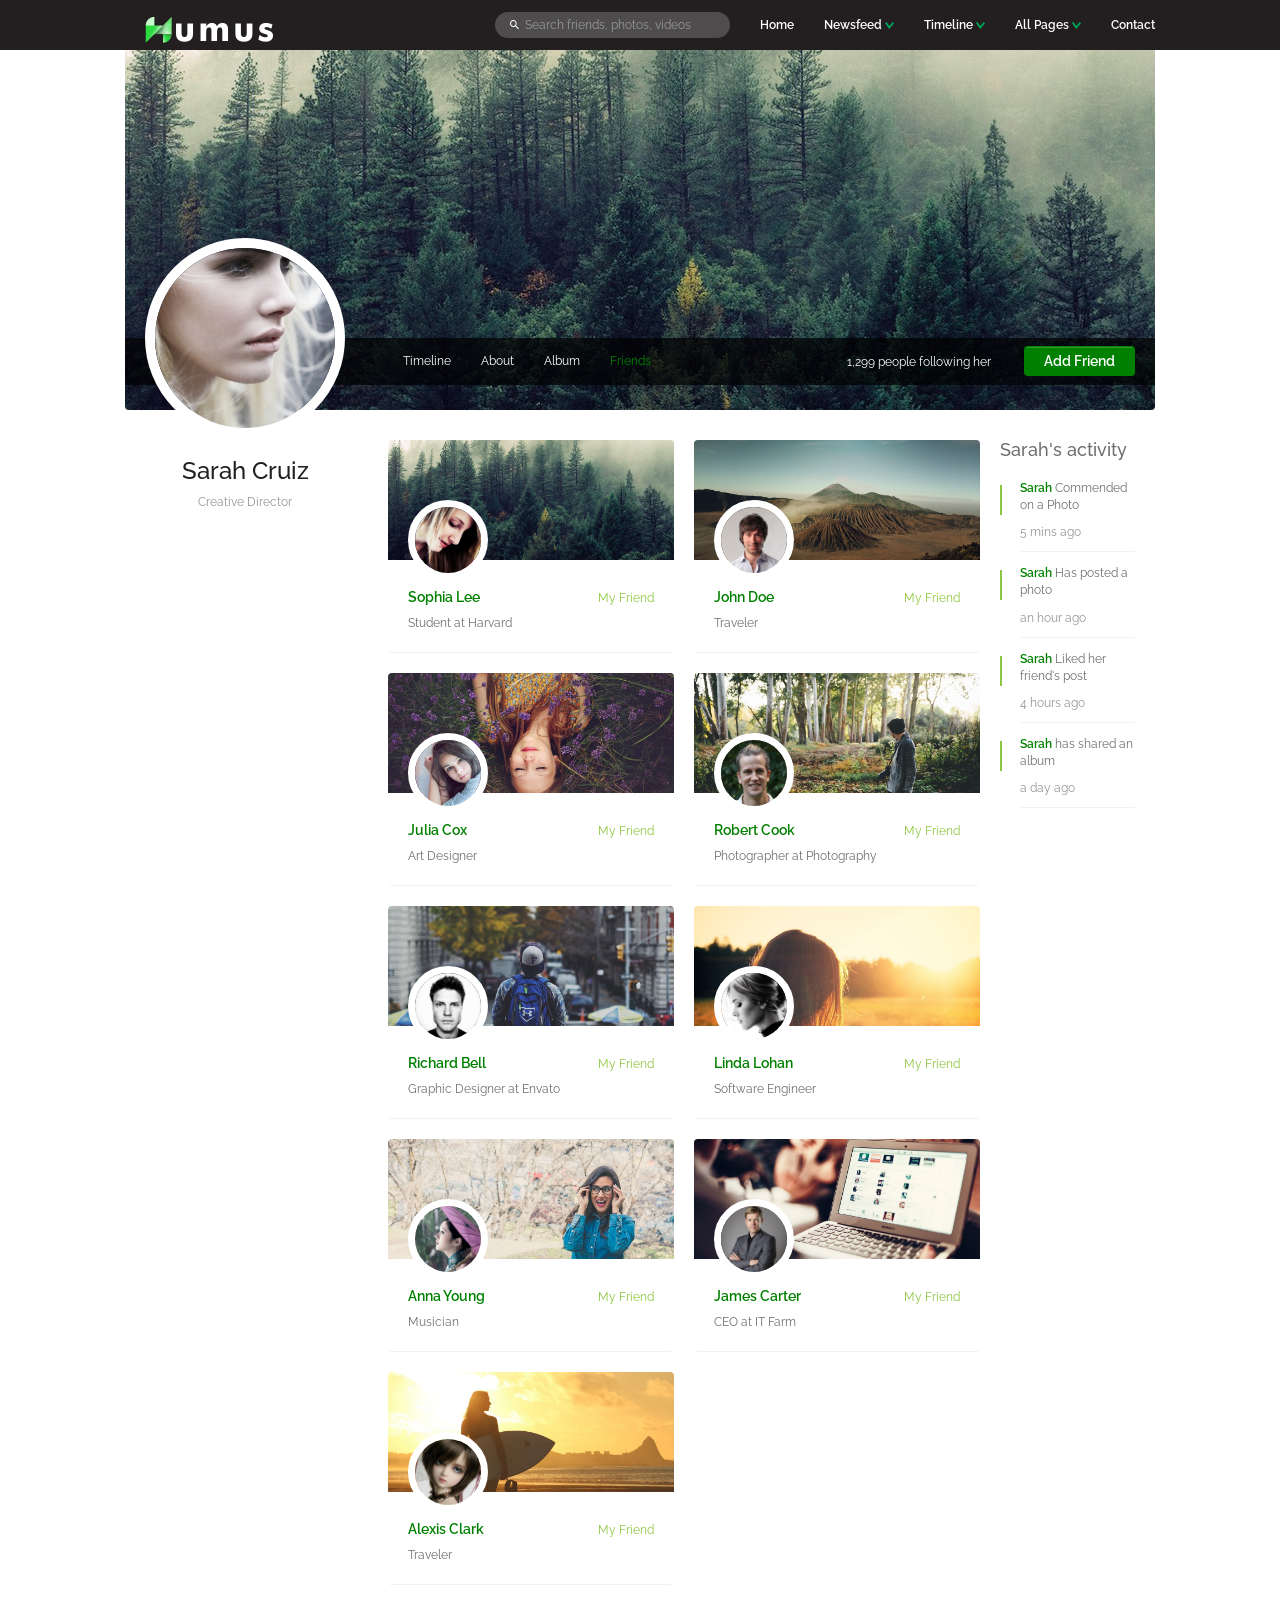
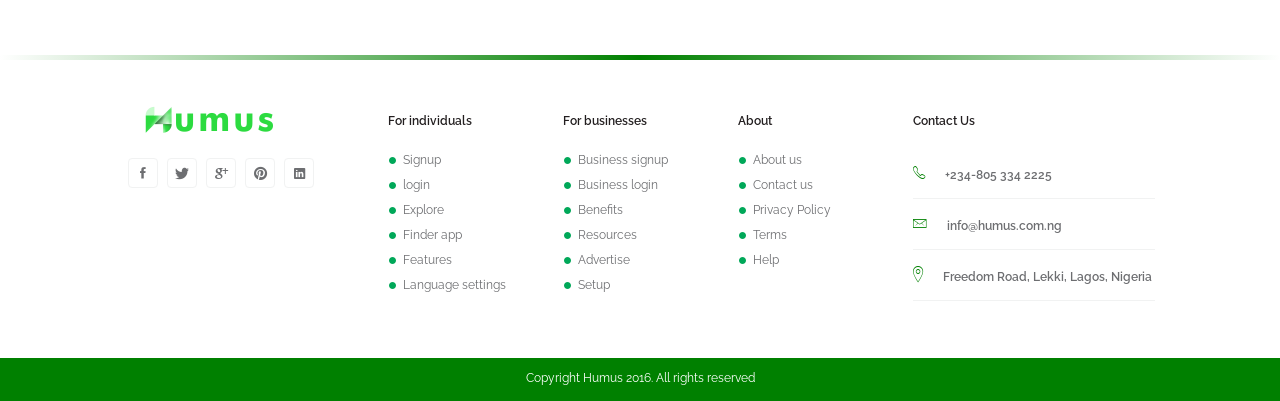
<file: timeline-friends.html>
<!DOCTYPE html>
<html lang="en">
<head>
		<meta http-equiv="content-type" content="text/html; charset=utf-8" />
		<meta name="viewport" content="width=device-width, initial-scale=1">
		<meta name="description" content="This is social network html5 template available in themeforest......" />
		<meta name="keywords" content="Social Network, Social Media, Make Friends, Newsfeed, Profile Page" />
		<meta name="robots" content="index, follow" />
		<title>My Friends | Friend Finder Friend List</title>

    <!-- Stylesheets
    ================================================= -->
		<link rel="stylesheet" href="css/bootstrap.min.css" />
		<link rel="stylesheet" href="css/style.css" />
		<link rel="stylesheet" href="css/ionicons.min.css" />
    <link rel="stylesheet" href="css/font-awesome.min.css" />
    <!--Google Webfont-->
		<link href='https://fonts.googleapis.com/css?family=Raleway:400,100,100italic,200,200italic,300,300italic,400italic,500,500italic,600,600italic,700' rel='stylesheet' type='text/css'>
    <!--Favicon-->
    <link rel="shortcut icon" type="image/png" href="images/fav.png"/>
	</head>
  <body>
    <!-- Header
    ================================================= -->
		<header id="header">
      <nav class="navbar navbar-default navbar-fixed-top menu">
        <div class="container">

          <!-- Brand and toggle get grouped for better mobile display -->
          <div class="navbar-header">
            <button type="button" class="navbar-toggle collapsed" data-toggle="collapse" data-target="#bs-example-navbar-collapse-1" aria-expanded="false">
              <span class="sr-only">Toggle navigation</span>
              <span class="icon-bar"></span>
              <span class="icon-bar"></span>
              <span class="icon-bar"></span>
            </button>
            <a class="navbar-brand" href="index.html"><img src="images/logo.png" alt="logo" /></a>
          </div>

          <!-- Collect the nav links, forms, and other content for toggling -->
          <div class="collapse navbar-collapse" id="bs-example-navbar-collapse-1">
            <ul class="nav navbar-nav navbar-right main-menu">
              <li class="dropdown"><a href="index.html">Home</a></li>
              <li class="dropdown">
                <a href="#" class="dropdown-toggle" data-toggle="dropdown" role="button" aria-haspopup="true" aria-expanded="false">Newsfeed <span><img src="images/down-arrow.png" alt="" /></span></a>
                  <ul class="dropdown-menu newsfeed-home">
                    <li><a href="newsfeed.html">Newsfeed</a></li>
                    <li><a href="newsfeed-people-nearby.html">Poeple Nearly</a></li>
                    <li><a href="newsfeed-friends.html">My friends</a></li>
                    <li><a href="newsfeed-messages.html">Chatroom</a></li>
                    <li><a href="newsfeed-images.html">Images</a></li>
                    <li><a href="newsfeed-videos.html">Videos</a></li>
                  </ul>
              </li>
              <li class="dropdown">
                <a href="#" class="dropdown-toggle" data-toggle="dropdown" role="button" aria-haspopup="true" aria-expanded="false">Timeline <span><img src="images/down-arrow.png" alt="" /></span></a>
                <ul class="dropdown-menu login">
                  <li><a href="timeline.html">Timeline</a></li>
                  <li><a href="timeline-about.html">Timeline About</a></li>
                  <li><a href="timeline-album.html">Timeline Album</a></li>
                  <li><a href="timeline-friends.html">Timeline Friends</a></li>
                </ul>
              </li>
              <li class="dropdown">
                <a href="#" class="dropdown-toggle pages" data-toggle="dropdown" role="button" aria-haspopup="true" aria-expanded="false">All Pages <span><img src="images/down-arrow.png" alt="" /></span></a>
                <ul class="dropdown-menu page-list">
                  <li><a href="index.html">Landing Page</a></li>
                  <li><a href="newsfeed.html">Newsfeed</a></li>
                  <li><a href="newsfeed-people-nearby.html">Poeple Nearly</a></li>
                  <li><a href="newsfeed-friends.html">My friends</a></li>
                  <li><a href="newsfeed-messages.html">Chatroom</a></li>
                  <li><a href="newsfeed-images.html">Images</a></li>
                  <li><a href="newsfeed-videos.html">Videos</a></li>
                  <li><a href="timeline.html">Timeline</a></li>
                  <li><a href="timeline-about.html">Timeline About</a></li>
                  <li><a href="timeline-album.html">Timeline Album</a></li>
                  <li><a href="timeline-friends.html">Timeline Friends</a></li>
                  <li><a href="contact.html">Contact Us</a></li>
                </ul>
              </li>
              <li class="dropdown"><a href="contact.html">Contact</a></li>
            </ul>
            <form class="navbar-form navbar-right hidden-sm">
              <div class="form-group">
                <i class="icon ion-android-search"></i>
                <input type="text" class="form-control" placeholder="Search friends, photos, videos">
              </div>
            </form>
          </div><!-- /.navbar-collapse -->
        </div><!-- /.container -->
      </nav>
    </header>
    <!--Header End-->

    <div class="container">

      <!-- Timeline
      ================================================= -->
      <div class="timeline">
        <div class="timeline-cover">

          <!--Timeline Menu for Large Screens-->
          <div class="timeline-nav-bar hidden-sm hidden-xs">
            <div class="row">
              <div class="col-md-3">
                <div class="profile-info">
                  <img src="images/users/user-1.jpg" alt="" class="img-responsive profile-photo" />
                  <h3>Sarah Cruiz</h3>
                  <p class="text-muted">Creative Director</p>
                </div>
              </div>
              <div class="col-md-9">
                <ul class="list-inline profile-menu">
                  <li><a href="timeline.html">Timeline</a></li>
                  <li><a href="timeline-about.html">About</a></li>
                  <li><a href="timeline-album.html">Album</a></li>
                  <li><a href="timeline-friends.html" class="active">Friends</a></li>
                </ul>
                <ul class="follow-me list-inline">
                  <li>1,299 people following her</li>
                  <li><button class="btn-primary">Add Friend</button></li>
                </ul>
              </div>
            </div>
          </div><!--Timeline Menu for Large Screens End-->

          <!--Timeline Menu for Small Screens-->
          <div class="navbar-mobile hidden-lg hidden-md">
            <div class="profile-info">
              <img src="images/users/user-1.jpg" alt="" class="img-responsive profile-photo" />
              <h4>Sarah Cruiz</h4>
              <p class="text-muted">Creative Director</p>
            </div>
            <div class="mobile-menu">
              <ul class="list-inline">
                <li><a href="timline.html">Timeline</a></li>
                <li><a href="timeline-about.html">About</a></li>
                <li><a href="timeline-album.html">Album</a></li>
                <li><a href="timeline-friends.html" class="active">Friends</a></li>
              </ul>
              <button class="btn-primary">Add Friend</button>
            </div>
          </div><!--Timeline Menu for Small Screens End-->

        </div>
        <div id="page-contents">
          <div class="row">
            <div class="col-md-3"></div>
            <div class="col-md-7">

              <!-- Friend List
              ================================================= -->
              <div class="friend-list">
                <div class="row">
                  <div class="col-md-6 col-sm-6">
                    <div class="friend-card">
                      <img src="images/covers/1.jpg" alt="profile-cover" class="img-responsive cover" />
                      <div class="card-info">
                        <img src="images/users/user-3.jpg" alt="user" class="profile-photo-lg" />
                        <div class="friend-info">
                          <a href="#" class="pull-right text-green">My Friend</a>
                          <h5><a href="timeline.html" class="profile-link">Sophia Lee</a></h5>
                          <p>Student at Harvard</p>
                        </div>
                      </div>
                    </div>
                  </div>
                  <div class="col-md-6 col-sm-6">
                    <div class="friend-card">
                      <img src="images/covers/3.jpg" alt="profile-cover" class="img-responsive cover" />
                      <div class="card-info">
                        <img src="images/users/user-4.jpg" alt="user" class="profile-photo-lg" />
                        <div class="friend-info">
                          <a href="#" class="pull-right text-green">My Friend</a>
                          <h5><a href="timeline.html" class="profile-link">John Doe</a></h5>
                          <p>Traveler</p>
                        </div>
                      </div>
                    </div>
                  </div>
                  <div class="col-md-6 col-sm-6">
                    <div class="friend-card">
                      <img src="images/covers/4.jpg" alt="profile-cover" class="img-responsive cover" />
                      <div class="card-info">
                        <img src="images/users/user-10.jpg" alt="user" class="profile-photo-lg" />
                        <div class="friend-info">
                          <a href="timeline.html" class="pull-right text-green">My Friend</a>
                          <h5><a href="#" class="profile-link">Julia Cox</a></h5>
                          <p>Art Designer</p>
                        </div>
                      </div>
                    </div>
                  </div>
                  <div class="col-md-6 col-sm-6">
                    <div class="friend-card">
                      <img src="images/covers/5.jpg" alt="profile-cover" class="img-responsive cover" />
                      <div class="card-info">
                        <img src="images/users/user-7.jpg" alt="user" class="profile-photo-lg" />
                        <div class="friend-info">
                          <a href="#" class="pull-right text-green">My Friend</a>
                          <h5><a href="timelime.html" class="profile-link">Robert Cook</a></h5>
                          <p>Photographer at Photography</p>
                        </div>
                      </div>
                    </div>
                  </div>
                  <div class="col-md-6 col-sm-6">
                    <div class="friend-card">
                      <img src="images/covers/6.jpg" alt="profile-cover" class="img-responsive cover" />
                      <div class="card-info">
                        <img src="images/users/user-8.jpg" alt="user" class="profile-photo-lg" />
                        <div class="friend-info">
                          <a href="#" class="pull-right text-green">My Friend</a>
                          <h5><a href="timeline.html" class="profile-link">Richard Bell</a></h5>
                          <p>Graphic Designer at Envato</p>
                        </div>
                      </div>
                    </div>
                  </div>
                  <div class="col-md-6 col-sm-6">
                    <div class="friend-card">
                      <img src="images/covers/7.jpg" alt="profile-cover" class="img-responsive cover" />
                      <div class="card-info">
                        <img src="images/users/user-2.jpg" alt="user" class="profile-photo-lg" />
                        <div class="friend-info">
                          <a href="#" class="pull-right text-green">My Friend</a>
                          <h5><a href="timeline.html" class="profile-link">Linda Lohan</a></h5>
                          <p>Software Engineer</p>
                        </div>
                      </div>
                    </div>
                  </div>
                  <div class="col-md-6 col-sm-6">
                    <div class="friend-card">
                      <img src="images/covers/8.jpg" alt="profile-cover" class="img-responsive cover" />
                      <div class="card-info">
                        <img src="images/users/user-9.jpg" alt="user" class="profile-photo-lg" />
                        <div class="friend-info">
                          <a href="#" class="pull-right text-green">My Friend</a>
                          <h5><a href="timeline.html" class="profile-link">Anna Young</a></h5>
                          <p>Musician</p>
                        </div>
                      </div>
                    </div>
                  </div>
                  <div class="col-md-6 col-sm-6">
                    <div class="friend-card">
                      <img src="images/covers/9.jpg" alt="profile-cover" class="img-responsive cover" />
                      <div class="card-info">
                        <img src="images/users/user-6.jpg" alt="user" class="profile-photo-lg" />
                        <div class="friend-info">
                          <a href="#" class="pull-right text-green">My Friend</a>
                          <h5><a href="timeline.html" class="profile-link">James Carter</a></h5>
                          <p>CEO at IT Farm</p>
                        </div>
                      </div>
                    </div>
                  </div>
                  <div class="col-md-6 col-sm-6">
                    <div class="friend-card">
                      <img src="images/covers/10.jpg" alt="profile-cover" class="img-responsive cover" />
                      <div class="card-info">
                        <img src="images/users/user-5.jpg" alt="user" class="profile-photo-lg" />
                        <div class="friend-info">
                          <a href="#" class="pull-right text-green">My Friend</a>
                          <h5><a href="timeline.html" class="profile-link">Alexis Clark</a></h5>
                          <p>Traveler</p>
                        </div>
                      </div>
                    </div>
                  </div>
                </div>
              </div>
            </div>
            <div class="col-md-2 static">
              <div id="sticky-sidebar">
                <h4 class="grey">Sarah's activity</h4>
                <div class="feed-item">
                  <div class="live-activity">
                    <p><a href="#" class="profile-link">Sarah</a> Commended on a Photo</p>
                    <p class="text-muted">5 mins ago</p>
                  </div>
                </div>
                <div class="feed-item">
                  <div class="live-activity">
                    <p><a href="#" class="profile-link">Sarah</a> Has posted a photo</p>
                    <p class="text-muted">an hour ago</p>
                  </div>
                </div>
                <div class="feed-item">
                  <div class="live-activity">
                    <p><a href="#" class="profile-link">Sarah</a> Liked her friend's post</p>
                    <p class="text-muted">4 hours ago</p>
                  </div>
                </div>
                <div class="feed-item">
                  <div class="live-activity">
                    <p><a href="#" class="profile-link">Sarah</a> has shared an album</p>
                    <p class="text-muted">a day ago</p>
                  </div>
                </div>
              </div>
            </div>
          </div>
        </div>
      </div>
    </div>


    <!-- Footer
    ================================================= -->
    <footer id="footer">
      <div class="container">
      	<div class="row">
          <div class="footer-wrapper">
            <div class="col-md-3 col-sm-3">
              <a href="#"><img src="images/logo-black.png" alt="" class="footer-logo" /></a>
              <ul class="list-inline social-icons">
              	<li><a href="#"><i class="icon ion-social-facebook"></i></a></li>
              	<li><a href="#"><i class="icon ion-social-twitter"></i></a></li>
              	<li><a href="#"><i class="icon ion-social-googleplus"></i></a></li>
              	<li><a href="#"><i class="icon ion-social-pinterest"></i></a></li>
              	<li><a href="#"><i class="icon ion-social-linkedin"></i></a></li>
              </ul>
            </div>
            <div class="col-md-2 col-sm-2">
              <h6>For individuals</h6>
              <ul class="footer-links">
                <li><a href="#">Signup</a></li>
                <li><a href="#">login</a></li>
                <li><a href="#">Explore</a></li>
                <li><a href="#">Finder app</a></li>
                <li><a href="#">Features</a></li>
                <li><a href="#">Language settings</a></li>
              </ul>
            </div>
            <div class="col-md-2 col-sm-2">
              <h6>For businesses</h6>
              <ul class="footer-links">
                <li><a href="#">Business signup</a></li>
                <li><a href="#">Business login</a></li>
                <li><a href="#">Benefits</a></li>
                <li><a href="#">Resources</a></li>
                <li><a href="#">Advertise</a></li>
                <li><a href="#">Setup</a></li>
              </ul>
            </div>
            <div class="col-md-2 col-sm-2">
              <h6>About</h6>
              <ul class="footer-links">
                <li><a href="#">About us</a></li>
                <li><a href="#">Contact us</a></li>
                <li><a href="#">Privacy Policy</a></li>
                <li><a href="#">Terms</a></li>
                <li><a href="#">Help</a></li>
              </ul>
            </div>
            <div class="col-md-3 col-sm-3">
              <h6>Contact Us</h6>
                <ul class="contact">
                	<li><i class="icon ion-ios-telephone-outline"></i>+234-805 334 2225</li>
                	<li><i class="icon ion-ios-email-outline"></i>info@humus.com.ng</li>
                  <li><i class="icon ion-ios-location-outline"></i>Freedom Road, Lekki, Lagos, Nigeria</li>
                </ul>
            </div>
          </div>
      	</div>
      </div>
      <div class="copyright">
        <p>Copyright Humus 2016. All rights reserved</p>
      </div>
		</footer>
    
    <!--preloader-->
    <div id="spinner-wrapper">
      <div class="spinner"></div>
    </div>

    <!-- Scripts
    ================================================= -->
    <script src="js/jquery-3.1.1.min.js"></script>
    <script src="js/bootstrap.min.js"></script>
    <script src="js/jquery.sticky-kit.min.js"></script>
    <script src="js/jquery.scrollbar.min.js"></script>
    <script src="js/script.js"></script>
    
  </body>
</html>
</file>
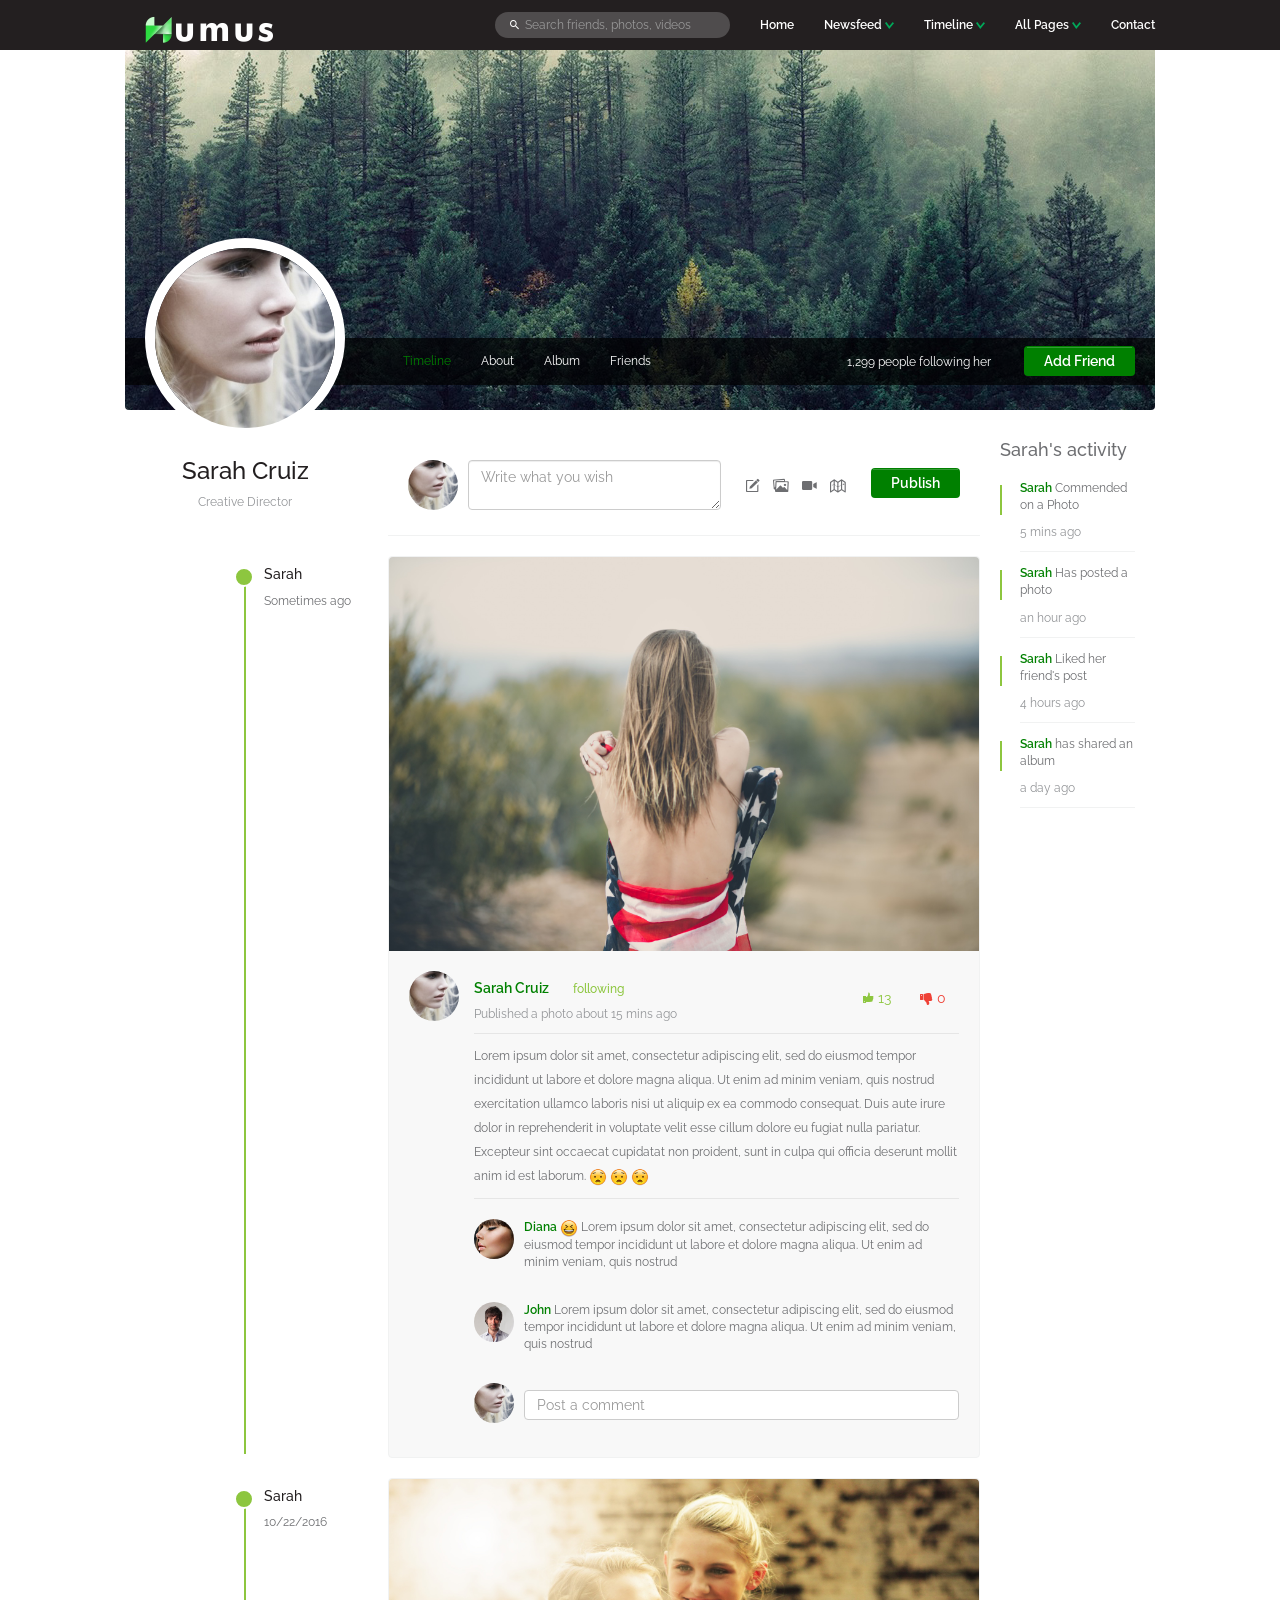
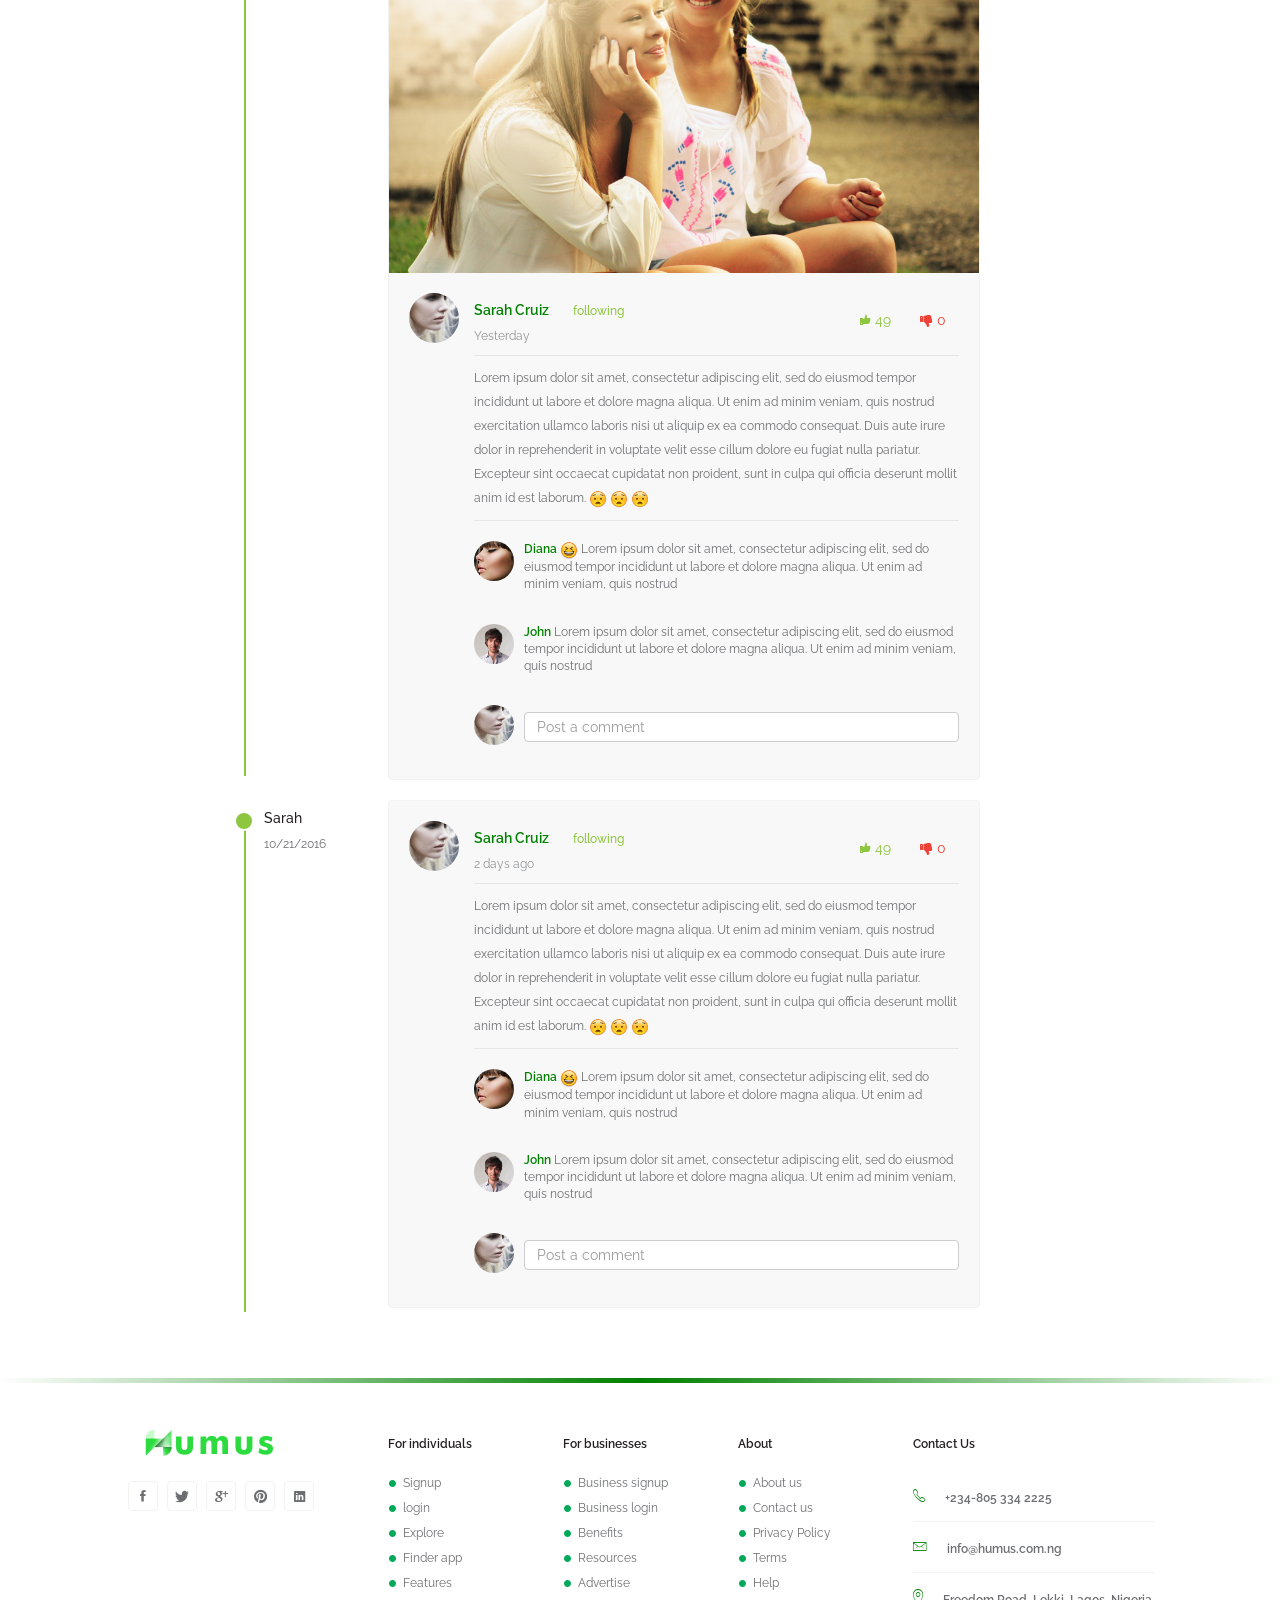
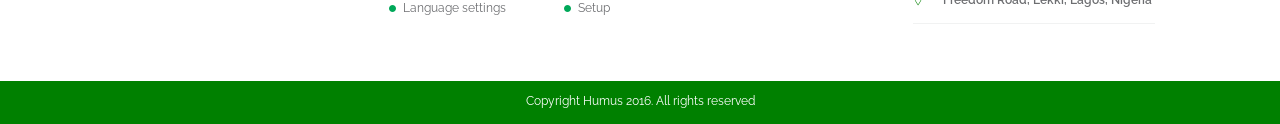
<file: timeline.html>
<!DOCTYPE html>
<html lang="en">
<head>
		<meta http-equiv="content-type" content="text/html; charset=utf-8" />
		<meta name="viewport" content="width=device-width, initial-scale=1">
		<meta name="description" content="This is social network html5 template available in themeforest......" />
		<meta name="keywords" content="Social Network, Social Media, Make Friends, Newsfeed, Profile Page" />
		<meta name="robots" content="index, follow" />
		<title>My Timeline | This is My Coolest Profile</title>

    <!-- Stylesheets
    ================================================= -->
		<link rel="stylesheet" href="css/bootstrap.min.css" />
		<link rel="stylesheet" href="css/style.css" />
		<link rel="stylesheet" href="css/ionicons.min.css" />
    <link rel="stylesheet" href="css/font-awesome.min.css" />
    <link href="css/emoji.css" rel="stylesheet">
    <!--Google Webfont-->
		<link href='https://fonts.googleapis.com/css?family=Raleway:400,100,100italic,200,200italic,300,300italic,400italic,500,500italic,600,600italic,700' rel='stylesheet' type='text/css'>
    <!--Favicon-->
    <link rel="shortcut icon" type="image/png" href="images/fav.png"/>
	</head>
  <body>

    <!-- Header
    ================================================= -->
		<header id="header">
      <nav class="navbar navbar-default navbar-fixed-top menu">
        <div class="container">

          <!-- Brand and toggle get grouped for better mobile display -->
          <div class="navbar-header">
            <button type="button" class="navbar-toggle collapsed" data-toggle="collapse" data-target="#bs-example-navbar-collapse-1" aria-expanded="false">
              <span class="sr-only">Toggle navigation</span>
              <span class="icon-bar"></span>
              <span class="icon-bar"></span>
              <span class="icon-bar"></span>
            </button>
            <a class="navbar-brand" href="index.html"><img src="images/logo.png" alt="logo" /></a>
          </div>

          <!-- Collect the nav links, forms, and other content for toggling -->
          <div class="collapse navbar-collapse" id="bs-example-navbar-collapse-1">
            <ul class="nav navbar-nav navbar-right main-menu">
              <li class="dropdown"><a href="index.html">Home</a></li>
              <li class="dropdown">
                <a href="#" class="dropdown-toggle" data-toggle="dropdown" role="button" aria-haspopup="true" aria-expanded="false">Newsfeed <span><img src="images/down-arrow.png" alt="" /></span></a>
                  <ul class="dropdown-menu newsfeed-home">
                    <li><a href="newsfeed.html">Newsfeed</a></li>
                    <li><a href="newsfeed-people-nearby.html">Poeple Nearly</a></li>
                    <li><a href="newsfeed-friends.html">My friends</a></li>
                    <li><a href="newsfeed-messages.html">Chatroom</a></li>
                    <li><a href="newsfeed-images.html">Images</a></li>
                    <li><a href="newsfeed-videos.html">Videos</a></li>
                  </ul>
              </li>
              <li class="dropdown">
                <a href="#" class="dropdown-toggle" data-toggle="dropdown" role="button" aria-haspopup="true" aria-expanded="false">Timeline <span><img src="images/down-arrow.png" alt="" /></span></a>
                <ul class="dropdown-menu login">
                  <li><a href="timeline.html">Timeline</a></li>
                  <li><a href="timeline-about.html">Timeline About</a></li>
                  <li><a href="timeline-album.html">Timeline Album</a></li>
                  <li><a href="timeline-friends.html">Timeline Friends</a></li>
                </ul>
              </li>
              <li class="dropdown">
                <a href="#" class="dropdown-toggle pages" data-toggle="dropdown" role="button" aria-haspopup="true" aria-expanded="false">All Pages <span><img src="images/down-arrow.png" alt="" /></span></a>
                <ul class="dropdown-menu page-list">
                  <li><a href="index.html">Landing Page</a></li>
                  <li><a href="newsfeed.html">Newsfeed</a></li>
                  <li><a href="newsfeed-people-nearby.html">Poeple Nearly</a></li>
                  <li><a href="newsfeed-friends.html">My friends</a></li>
                  <li><a href="newsfeed-messages.html">Chatroom</a></li>
                  <li><a href="newsfeed-images.html">Images</a></li>
                  <li><a href="newsfeed-videos.html">Videos</a></li>
                  <li><a href="timeline.html">Timeline</a></li>
                  <li><a href="timeline-about.html">Timeline About</a></li>
                  <li><a href="timeline-album.html">Timeline Album</a></li>
                  <li><a href="timeline-friends.html">Timeline Friends</a></li>
                  <li><a href="contact.html">Contact Us</a></li>
                </ul>
              </li>
              <li class="dropdown"><a href="contact.html">Contact</a></li>
            </ul>
            <form class="navbar-form navbar-right hidden-sm">
              <div class="form-group">
                <i class="icon ion-android-search"></i>
                <input type="text" class="form-control" placeholder="Search friends, photos, videos">
              </div>
            </form>
          </div><!-- /.navbar-collapse -->
        </div><!-- /.container -->
      </nav>
    </header>
    <!--Header End-->

    <div class="container">

      <!-- Timeline
      ================================================= -->
      <div class="timeline">
        <div class="timeline-cover">

          <!--Timeline Menu for Large Screens-->
          <div class="timeline-nav-bar hidden-sm hidden-xs">
            <div class="row">
              <div class="col-md-3">
                <div class="profile-info">
                  <img src="images/users/user-1.jpg" alt="" class="img-responsive profile-photo" />
                  <h3>Sarah Cruiz</h3>
                  <p class="text-muted">Creative Director</p>
                </div>
              </div>
              <div class="col-md-9">
                <ul class="list-inline profile-menu">
                  <li><a href="timeline.html" class="active">Timeline</a></li>
                  <li><a href="timeline-about.html">About</a></li>
                  <li><a href="timeline-album.html">Album</a></li>
                  <li><a href="timeline-friends.html">Friends</a></li>
                </ul>
                <ul class="follow-me list-inline">
                  <li>1,299 people following her</li>
                  <li><button class="btn-primary">Add Friend</button></li>
                </ul>
              </div>
            </div>
          </div><!--Timeline Menu for Large Screens End-->

          <!--Timeline Menu for Small Screens-->
          <div class="navbar-mobile hidden-lg hidden-md">
            <div class="profile-info">
              <img src="images/users/user-1.jpg" alt="" class="img-responsive profile-photo" />
              <h4>Sarah Cruiz</h4>
              <p class="text-muted">Creative Director</p>
            </div>
            <div class="mobile-menu">
              <ul class="list-inline">
                <li><a href="timline.html" class="active">Timeline</a></li>
                <li><a href="timeline-about.html">About</a></li>
                <li><a href="timeline-album.html">Album</a></li>
                <li><a href="timeline-friends.html">Friends</a></li>
              </ul>
              <button class="btn-primary">Add Friend</button>
            </div>
          </div><!--Timeline Menu for Small Screens End-->

        </div>
        <div id="page-contents">
          <div class="row">
            <div class="col-md-3"></div>
            <div class="col-md-7">

              <!-- Post Create Box
              ================================================= -->
              <div class="create-post">
                <div class="row">
                  <div class="col-md-7 col-sm-7">
                    <div class="form-group">
                      <img src="images/users/user-1.jpg" alt="" class="profile-photo-md" />
                      <textarea name="texts" id="exampleTextarea" cols="30" rows="1" class="form-control" placeholder="Write what you wish"></textarea>
                    </div>
                  </div>
                  <div class="col-md-5 col-sm-5">
                    <div class="tools">
                      <ul class="publishing-tools list-inline">
                        <li><a href="#"><i class="ion-compose"></i></a></li>
                        <li><a href="#"><i class="ion-images"></i></a></li>
                        <li><a href="#"><i class="ion-ios-videocam"></i></a></li>
                        <li><a href="#"><i class="ion-map"></i></a></li>
                      </ul>
                      <button class="btn btn-primary pull-right">Publish</button>
                    </div>
                  </div>
                </div>
              </div><!-- Post Create Box End-->

              <!-- Post Content
              ================================================= -->
              <div class="post-content">

                <!--Post Date-->
                <div class="post-date hidden-xs hidden-sm">
                  <h5>Sarah</h5>
                  <p class="text-grey">Sometimes ago</p>
                </div><!--Post Date End-->

                <img src="images/post-images/12.jpg" alt="post-image" class="img-responsive post-image" />
                <div class="post-container">
                  <img src="images/users/user-1.jpg" alt="user" class="profile-photo-md pull-left" />
                  <div class="post-detail">
                    <div class="user-info">
                      <h5><a href="timeline.html" class="profile-link">Sarah Cruiz</a> <span class="following">following</span></h5>
                      <p class="text-muted">Published a photo about 15 mins ago</p>
                    </div>
                    <div class="reaction">
                      <a class="btn text-green"><i class="icon ion-thumbsup"></i> 13</a>
                      <a class="btn text-red"><i class="fa fa-thumbs-down"></i> 0</a>
                    </div>
                    <div class="line-divider"></div>
                    <div class="post-text">
                      <p>Lorem ipsum dolor sit amet, consectetur adipiscing elit, sed do eiusmod tempor incididunt ut labore et dolore magna aliqua. Ut enim ad minim veniam, quis nostrud exercitation ullamco laboris nisi ut aliquip ex ea commodo consequat. Duis aute irure dolor in reprehenderit in voluptate velit esse cillum dolore eu fugiat nulla pariatur. Excepteur sint occaecat cupidatat non proident, sunt in culpa qui officia deserunt mollit anim id est laborum. <i class="em em-anguished"></i> <i class="em em-anguished"></i> <i class="em em-anguished"></i></p>
                    </div>
                    <div class="line-divider"></div>
                    <div class="post-comment">
                      <img src="images/users/user-11.jpg" alt="" class="profile-photo-sm" />
                      <p><a href="timeline.html" class="profile-link">Diana </a><i class="em em-laughing"></i> Lorem ipsum dolor sit amet, consectetur adipiscing elit, sed do eiusmod tempor incididunt ut labore et dolore magna aliqua. Ut enim ad minim veniam, quis nostrud </p>
                    </div>
                    <div class="post-comment">
                      <img src="images/users/user-4.jpg" alt="" class="profile-photo-sm" />
                      <p><a href="timeline.html" class="profile-link">John</a> Lorem ipsum dolor sit amet, consectetur adipiscing elit, sed do eiusmod tempor incididunt ut labore et dolore magna aliqua. Ut enim ad minim veniam, quis nostrud </p>
                    </div>
                    <div class="post-comment">
                      <img src="images/users/user-1.jpg" alt="" class="profile-photo-sm" />
                      <input type="text" class="form-control" placeholder="Post a comment">
                    </div>
                  </div>
                </div>
              </div>

              <!-- Post Content
              ================================================= -->
              <div class="post-content">

                <!--Post Date-->
                <div class="post-date hidden-xs hidden-sm">
                  <h5>Sarah</h5>
                  <p class="text-grey">10/22/2016</p>
                </div><!--Post Date End-->

                <img src="images/post-images/13.jpg" alt="post-image" class="img-responsive post-image" />
                <div class="post-container">
                  <img src="images/users/user-1.jpg" alt="user" class="profile-photo-md pull-left" />
                  <div class="post-detail">
                    <div class="user-info">
                      <h5><a href="timeline.html" class="profile-link">Sarah Cruiz</a> <span class="following">following</span></h5>
                      <p class="text-muted">Yesterday</p>
                    </div>
                    <div class="reaction">
                      <a class="btn text-green"><i class="icon ion-thumbsup"></i> 49</a>
                      <a class="btn text-red"><i class="fa fa-thumbs-down"></i> 0</a>
                    </div>
                    <div class="line-divider"></div>
                    <div class="post-text">
                      <p>Lorem ipsum dolor sit amet, consectetur adipiscing elit, sed do eiusmod tempor incididunt ut labore et dolore magna aliqua. Ut enim ad minim veniam, quis nostrud exercitation ullamco laboris nisi ut aliquip ex ea commodo consequat. Duis aute irure dolor in reprehenderit in voluptate velit esse cillum dolore eu fugiat nulla pariatur. Excepteur sint occaecat cupidatat non proident, sunt in culpa qui officia deserunt mollit anim id est laborum. <i class="em em-anguished"></i> <i class="em em-anguished"></i> <i class="em em-anguished"></i></p>
                    </div>
                    <div class="line-divider"></div>
                    <div class="post-comment">
                      <img src="images/users/user-11.jpg" alt="" class="profile-photo-sm" />
                      <p><a href="timeline.html" class="profile-link">Diana </a><i class="em em-laughing"></i> Lorem ipsum dolor sit amet, consectetur adipiscing elit, sed do eiusmod tempor incididunt ut labore et dolore magna aliqua. Ut enim ad minim veniam, quis nostrud </p>
                    </div>
                    <div class="post-comment">
                      <img src="images/users/user-4.jpg" alt="" class="profile-photo-sm" />
                      <p><a href="timeline.html" class="profile-link">John</a> Lorem ipsum dolor sit amet, consectetur adipiscing elit, sed do eiusmod tempor incididunt ut labore et dolore magna aliqua. Ut enim ad minim veniam, quis nostrud </p>
                    </div>
                    <div class="post-comment">
                      <img src="images/users/user-1.jpg" alt="" class="profile-photo-sm" />
                      <input type="text" class="form-control" placeholder="Post a comment">
                    </div>
                  </div>
                </div>
              </div>

              <!-- Post Content
              ================================================= -->
              <div class="post-content">

                <!--Post Date-->
                <div class="post-date hidden-xs hidden-sm">
                  <h5>Sarah</h5>
                  <p class="text-grey">10/21/2016</p>
                </div><!--Post Date End-->

                <div class="post-container">
                  <img src="images/users/user-1.jpg" alt="user" class="profile-photo-md pull-left" />
                  <div class="post-detail">
                    <div class="user-info">
                      <h5><a href="timeline.html" class="profile-link">Sarah Cruiz</a> <span class="following">following</span></h5>
                      <p class="text-muted">2 days ago</p>
                    </div>
                    <div class="reaction">
                      <a class="btn text-green"><i class="icon ion-thumbsup"></i> 49</a>
                      <a class="btn text-red"><i class="fa fa-thumbs-down"></i> 0</a>
                    </div>
                    <div class="line-divider"></div>
                    <div class="post-text">
                      <p>Lorem ipsum dolor sit amet, consectetur adipiscing elit, sed do eiusmod tempor incididunt ut labore et dolore magna aliqua. Ut enim ad minim veniam, quis nostrud exercitation ullamco laboris nisi ut aliquip ex ea commodo consequat. Duis aute irure dolor in reprehenderit in voluptate velit esse cillum dolore eu fugiat nulla pariatur. Excepteur sint occaecat cupidatat non proident, sunt in culpa qui officia deserunt mollit anim id est laborum. <i class="em em-anguished"></i> <i class="em em-anguished"></i> <i class="em em-anguished"></i></p>
                    </div>
                    <div class="line-divider"></div>
                    <div class="post-comment">
                      <img src="images/users/user-11.jpg" alt="" class="profile-photo-sm" />
                      <p><a href="timeline.html" class="profile-link">Diana </a><i class="em em-laughing"></i> Lorem ipsum dolor sit amet, consectetur adipiscing elit, sed do eiusmod tempor incididunt ut labore et dolore magna aliqua. Ut enim ad minim veniam, quis nostrud </p>
                    </div>
                    <div class="post-comment">
                      <img src="images/users/user-4.jpg" alt="" class="profile-photo-sm" />
                      <p><a href="timeline.html" class="profile-link">John</a> Lorem ipsum dolor sit amet, consectetur adipiscing elit, sed do eiusmod tempor incididunt ut labore et dolore magna aliqua. Ut enim ad minim veniam, quis nostrud </p>
                    </div>
                    <div class="post-comment">
                      <img src="images/users/user-1.jpg" alt="" class="profile-photo-sm" />
                      <input type="text" class="form-control" placeholder="Post a comment">
                    </div>
                  </div>
                </div>
              </div>

            </div>
            <div class="col-md-2 static">
              <div id="sticky-sidebar">
                <h4 class="grey">Sarah's activity</h4>
                <div class="feed-item">
                  <div class="live-activity">
                    <p><a href="#" class="profile-link">Sarah</a> Commended on a Photo</p>
                    <p class="text-muted">5 mins ago</p>
                  </div>
                </div>
                <div class="feed-item">
                  <div class="live-activity">
                    <p><a href="#" class="profile-link">Sarah</a> Has posted a photo</p>
                    <p class="text-muted">an hour ago</p>
                  </div>
                </div>
                <div class="feed-item">
                  <div class="live-activity">
                    <p><a href="#" class="profile-link">Sarah</a> Liked her friend's post</p>
                    <p class="text-muted">4 hours ago</p>
                  </div>
                </div>
                <div class="feed-item">
                  <div class="live-activity">
                    <p><a href="#" class="profile-link">Sarah</a> has shared an album</p>
                    <p class="text-muted">a day ago</p>
                  </div>
                </div>
              </div>
            </div>
          </div>
        </div>
      </div>
    </div>

    <!-- Footer
    ================================================= -->
    <footer id="footer">
      <div class="container">
      	<div class="row">
          <div class="footer-wrapper">
            <div class="col-md-3 col-sm-3">
              <a href="#"><img src="images/logo-black.png" alt="" class="footer-logo" /></a>
              <ul class="list-inline social-icons">
              	<li><a href="#"><i class="icon ion-social-facebook"></i></a></li>
              	<li><a href="#"><i class="icon ion-social-twitter"></i></a></li>
              	<li><a href="#"><i class="icon ion-social-googleplus"></i></a></li>
              	<li><a href="#"><i class="icon ion-social-pinterest"></i></a></li>
              	<li><a href="#"><i class="icon ion-social-linkedin"></i></a></li>
              </ul>
            </div>
            <div class="col-md-2 col-sm-2">
              <h6>For individuals</h6>
              <ul class="footer-links">
                <li><a href="#">Signup</a></li>
                <li><a href="#">login</a></li>
                <li><a href="#">Explore</a></li>
                <li><a href="#">Finder app</a></li>
                <li><a href="#">Features</a></li>
                <li><a href="#">Language settings</a></li>
              </ul>
            </div>
            <div class="col-md-2 col-sm-2">
              <h6>For businesses</h6>
              <ul class="footer-links">
                <li><a href="#">Business signup</a></li>
                <li><a href="#">Business login</a></li>
                <li><a href="#">Benefits</a></li>
                <li><a href="#">Resources</a></li>
                <li><a href="#">Advertise</a></li>
                <li><a href="#">Setup</a></li>
              </ul>
            </div>
            <div class="col-md-2 col-sm-2">
              <h6>About</h6>
              <ul class="footer-links">
                <li><a href="#">About us</a></li>
                <li><a href="#">Contact us</a></li>
                <li><a href="#">Privacy Policy</a></li>
                <li><a href="#">Terms</a></li>
                <li><a href="#">Help</a></li>
              </ul>
            </div>
            <div class="col-md-3 col-sm-3">
              <h6>Contact Us</h6>
                <ul class="contact">
                	<li><i class="icon ion-ios-telephone-outline"></i>+234-805 334 2225</li>
                	<li><i class="icon ion-ios-email-outline"></i>info@humus.com.ng</li>
                  <li><i class="icon ion-ios-location-outline"></i>Freedom Road, Lekki, Lagos, Nigeria</li>
                </ul>
            </div>
          </div>
      	</div>
      </div>
      <div class="copyright">
        <p>Copyright Humus 2016. All rights reserved</p>
      </div>
		</footer>
    
    <!--preloader-->
    <div id="spinner-wrapper">
      <div class="spinner"></div>
    </div>

    <!-- Scripts
    ================================================= -->
    <script src="js/jquery-3.1.1.min.js"></script>
    <script src="js/bootstrap.min.js"></script>
    <script src="js/jquery.sticky-kit.min.js"></script>
    <script src="js/jquery.scrollbar.min.js"></script>
    <script src="js/script.js"></script>

  </body>
</html>
</file>
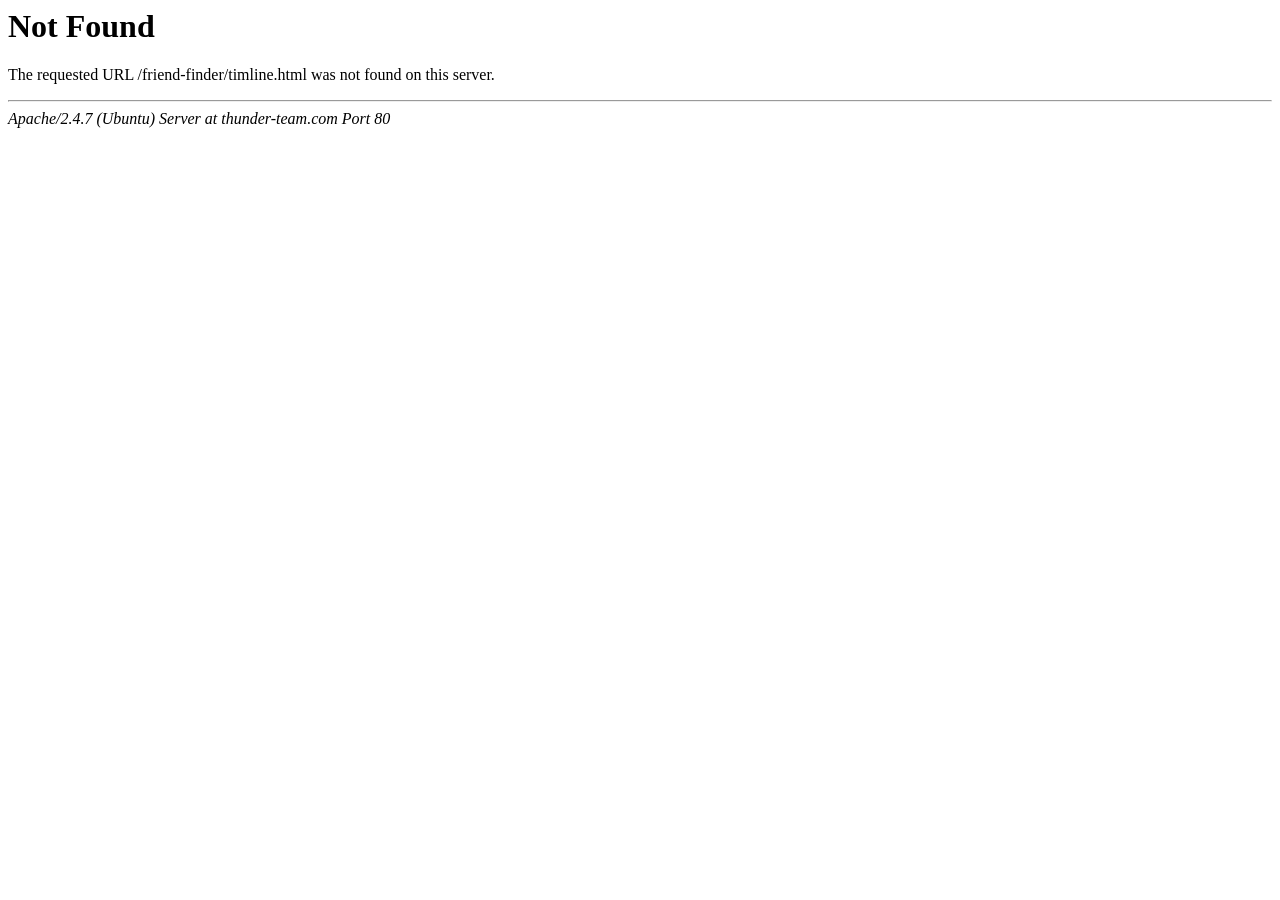
<file: timline.html>
<!DOCTYPE HTML PUBLIC "-//IETF//DTD HTML 2.0//EN">
<html><head>
<title>404 Not Found</title>
</head><body>
<h1>Not Found</h1>
<p>The requested URL /friend-finder/timline.html was not found on this server.</p>
<hr>
<address>Apache/2.4.7 (Ubuntu) Server at thunder-team.com Port 80</address>
</body></html>
</file>
<file: css/style.css>
/*==================================================
  Template Name: Friend Finder
  Description: A Social Network Template
  Author: thunder-team
  Version: 1.1
==================================================*/

/*==================================================
  [Table of Contents]
  --------------------------------------------------
  - body
    - Typography
    - Common classes
    - Header
    - Homepage
      - Top Banner
      - Signup Form
      - Features
      - App Download
      - Image Divider
      - Site Facts
      - Live Feed
    - Newsfeed 
      - Left Sidebar
      - Right Sidebar
      - Create Post Box
      - Post Contents
      - Nearby People
      - Friend List
      - Chat Room
      - Media: image and video 
    - Timeline
      - Timeline Sidebar
      - Post Date
      - About Profile
      - Profile Album
    - Contact Us
    - Footer
    - Media Queries
    - Slide Animations
    - Scroll Down Arrow
    - Preloader
==================================================*/

html, body {
  height: 100%;
  width: 100%;
}

body{
	font-family: 'Raleway', sans-serif;
	color: #6d6e71;
	font-size: 12px;
}


/*==================================================
  Typography
  ==================================================*/

@font-face {
    font-family:"Agency FB";
    src: url("../fonts/agency-fb.eot") /* EOT file for IE */
}
@font-face {
    font-family:"Agency FB";
    src: url("../fonts/agency-fb.html") /* TTF file for CSS3 browsers */
}

h1, h2, h3, h4, h5, h6{color: #231F20;}

h1.grey, h2.grey, h3.grey, h4.grey, h5.grey, h6.grey{
  color: #6d6e71;
  margin: 0 auto 20px;
}

.text-white{color: #fff;}

.text-white:hover{color: #fff;}

.text-green{color: #8dc63f;}

.text-green:hover{color: #39b54a;}

.text-red{color: #ef4136;}

.text-red:hover{color: #d6100b;}

.profile-link{font-weight: 600;}

.text-muted{color: #939598;}

a{color: #008000;}

a:hover{color: #149AC9;}

a, a:active, a:focus {outline: none;}

section h1.section-title{
	font-family: 'Agency FB', sans-serif;
	font-size: 215px;
	color: #E6E7E8;
	margin-bottom: -55px;
}

section h2.sub-title{
	font-family: 'Agency FB', sans-serif;
	color: #E6E7E8;
	font-size: 50px;
	margin: 40px 0;
}


.following{
  color: #8dc63f;
  font-size: 12px;
  margin-left: 20px;
}


/*==================================================
  Common
  ==================================================*/

.container{max-width: 1050px;}

section .wrapper{
	padding-top: 100px;
	padding-bottom: 100px;
}

#page-contents{
  padding: 30px 0 50px;
}

.btn-primary{
	background: #008000;
	padding: 5px 20px;
	border: none;
	font-size: 14px;
	border-radius: 4px;
	color: #fff;
	position: relative;
  font-weight: 600;
  outline: none;
}

.btn-primary::before{
  content: "";
  background: rgba(255,255,255, 0.2);
  position: absolute;
  width: 95%;
  height: 1px;
  top: 1px;
  left: 0;
  right: 0;
  margin: auto;
}

.btn-primary:hover{
  background: #008000;
  transition: all 1s;
}

.btn-secondary{
	background: linear-gradient(to bottom, rgba(109,110,113,1), rgba(0,0,0,1));
	padding: 0 40px;
	border: none;
	min-height: 36px;
	font-size: 18px;
	border-radius: 6px;
	color: #fff;
	position: relative;
  outline: none;
}

.btn-secondary:hover{
	background: #000;
  transition: all 1s;
}

section img{
	margin: auto;
}

img.profile-photo{
  height: 58px;
  width: 58px;
  border-radius: 50%;
}

img.profile-photo-lg{
  height: 80px;
  width: 80px;
  border-radius: 50%;
}

img.profile-photo-md{
	height: 50px;
	width: 50px;
	border-radius: 50%;
}

img.profile-photo-sm{
	height: 40px;
	width: 40px;
	border-radius: 50%;
}

img.profile-photo-xs{
  height: 30px;
  width: 30px;
  border-radius: 50%;
}

.img-wrapper{
  position: relative;
}

.img-wrapper::after{
  content: "";
  cursor: pointer;
  left: 0;
  position: absolute;
  right: 0;
  top: 0;
  bottom: 0;
  transition: all 1s ease 0s;
}

.img-wrapper:hover:after{
  background-color: rgba(0,0,0, 0.4);
}

ul{
  padding-left: 15px;
}

ul li{
  list-style-image: url("../images/bullet.png");
}

.line-divider{
  background: none;
  height: 1px;
  border-top: 1px solid #e6e6e6;
  width: 100%;
  margin: auto;
  margin-bottom: 10px;
}

.map{
  width: 100%;
  height: auto;
  border: none;
}

.static{
  position: static;
}

textarea{
	-webkit-box-sizing: border-box;
	-moz-box-sizing: border-box;
	box-sizing: border-box;

	width: 100%;
}


/*==================================================
  Header
  ==================================================*/

#header{
  min-height: 50px;
}

.menu{
  background: #231F20;
  border: none;
  border-radius: 0;
  margin-bottom: 0;
}

.menu form{
  margin: 12px 0;
}

.menu form .form-group{
  position:relative;
}

.menu form .form-group i.icon{
  position: absolute;
  left: 15px;
  top: 5px;
  color: #fff;
}

.menu form .form-group input.form-control{
  background: rgba(255,255,255, 0.2);
  border: 0;
  box-shadow: none;
  min-width: 235px;
  color: #fff;
  height: 26px;
  border-radius: 13px;
  font-size: 12px;
  padding-left: 30px;
}

.menu ul.main-menu li.dropdown a{
  color: #fff;
  font-size: 12px;
  font-weight: 600;
}

.menu ul.main-menu li.dropdown a:hover, .menu ul.main-menu li.dropdown a:active, .menu ul.main-menu li.dropdown a:focus{
  color: #008000;
  background: none;
}

.menu ul.main-menu li.open a, .menu ul.main-menu li.open a:active, .menu ul.main-menu li.open a:focus{
  background: transparent;
  color: #008000;
}

.menu ul.main-menu li ul.dropdown-menu{
  background: #231F20;
  box-shadow: none;
  border: 0;
  padding: 0;
}

.menu ul.main-menu li ul.dropdown-menu li{
  list-style: none;
  padding: 5px 0;
  border-bottom: 1px solid rgba(255,255,255, 0.1)
}

.menu ul.main-menu li ul.dropdown-menu li a, .menu ul.main-menu li.open ul.dropdown-menu li a{
  color: #fff;
  font-size: 12px;
  line-height: 16px;
}

.menu ul.main-menu li ul.dropdown-menu li a:hover, .menu ul.main-menu li.open ul.dropdown-menu li a:hover{
  color: #e6e6e6;
}

.navbar-default .navbar-collapse, .navbar-default .navbar-form{
  border: 0;
}

/*For Homepage Header*/

#header.lazy-load{
  visibility: hidden;
  position: fixed;
  left: 0;
  right: 0;
  transition: .5s ease-in-out;
  transform: translateY(-50px);
  z-index: 99999;
}
#header.lazy-load.visible{
  visibility: visible;
  transform: translateY(0);
}


/*==================================================
  Homepage Top Banner
  ==================================================*/

#banner{
	background: url(../images/bg/bg-1.jpg) fixed no-repeat;
  background-position: center;
	background-size: cover;
	width: 100%;
	min-height: 550px;
	position: relative;
	top: 0;
}

/*==================================================
  Homepage Signup Form
  ==================================================*/

.sign-up-form{
  background: linear-gradient(to bottom, rgba(0,128,0,.8), rgba(0,128,0,1) 65%);
  position: absolute;
  width: 340px;
  min-height: 600px;
  top: 0;
  padding: 40px 30px;
  text-align: center;
  color: #fff;
  z-index: 1000;
}

.sign-up-form:after{
  content: "";
  border-color: #008000 transparent transparent;
  border-style: solid;
  border-width: 40px 170px 0;
  bottom: -40px;
  height: 0;
  left: 0;
  position: absolute;
  width: 0;
}

.sign-up-form h2{
  font-family:'Agency FB', sans-serif;
  margin: 100px 0 20px;
}

.sign-up-form .line-divider{
  background: none;
  height: 1px;
  border-top: 1px solid rgba(255, 255, 255, .20);
  width: 180px;
  margin: auto;
  margin-bottom: 10px;
}

.sign-up-form .form-wrapper{
  padding: 20px 20px 0;
  border: 1px solid rgba(255, 255, 255, .2);
  border-top: none;
  margin-bottom: 30px;
}

.sign-up-form .form-wrapper .signup-text{
  font-size: 15px;
}

.sign-up-form .form-wrapper .form-group{
  margin-bottom: 10px;
  width: 100%;
}

.sign-up-form .form-wrapper .form-group .form-control{
  border: none;
  box-shadow: none;
  border-radius: 17px;
  padding-left: 20px;
}

.sign-up-form .form-wrapper button{
  position: relative;
  top: 20px;
  border-radius: 17px;
}

.sign-up-form a{
  color: #fff;
}

.sign-up-form img.form-shadow{
  position: absolute;
  left: 0;
  right: 0;
  margin: auto;
  bottom: -80px;
}


/*==================================================
  Features Section
  ==================================================*/

#features{
	background: #EFEFEF;
	background: radial-gradient(#fff 50%, #EFEFEF 90%);
	background: -moz-radial-gradient(#fff 50%, #EFEFEF 90%);
	background: -webkit-radial-gradient(#fff 50%, #EFEFEF 90%);
	background: -o-radial-gradient(#fff 50%, #EFEFEF 90%);
	text-align: center;
}

#features .feature-item .feature-icon{
  background: linear-gradient(to bottom, rgba(0,128,0,.8), rgba(0,128,0,.8) 65%), url("../images/blur.png") no-repeat;
  background-size: cover;
  background-position: center;
  width: 110px;
  height: 110px;
  border-radius: 55px;
  margin: auto;
  border: 6px solid #fff;
  box-shadow: 0 12px 12px rgba(39, 170, 225, 0.3);
  cursor: pointer;
  font-size: 35px;
  color: #fff;
  line-height: 100px;
}

#features .feature-item .feature-icon:hover{
  background: #008000;
  transition: all 1s;
}

#features .feature-item h3{
  font-family: 'Agency FB', sans-serif;
  color: #939598;
}

#incremental-counter .num {
  background: #f8f8f8 none repeat scroll 0 0;
  border: 1px solid #fff;
  border-radius: 4px;
  color: #008000;
  display: inline-block;
  height: 64px;
  line-height: 62px;
  margin: 0 4px 20px;
  position: relative;
  left: -1px;
  text-align: center;
  width: 50px;
  font-size: 45px;
  font-size: 3.72625em;
  font-weight: normal;
  font-family: 'Agency FB', sans-serif;
}
#incremental-counter .num::before {
  background: #008000;
  content: "";
  display: block;
  height: 1px;
  left: -1px;
  margin: -0.5px 0 0;
  position: absolute;
  right: -1px;
  top: 50%;
  width: auto;
}

#features img.face-map{
  margin: 0 auto -250px;
}


/*==================================================
  App Download Section
  ==================================================*/

#app-download{
  background: #fff;
  text-align: center;
}

#app-download ul.app-btn{
  padding: 0;
  margin: 0;
}

#app-download ul.app-btn li{
  list-style: none;
  padding-left: 10px;
  padding-right: 10px;
}

#app-download ul.app-btn li button{
  padding: 8px 15px;
}

#app-download ul.app-btn li button::after{
  content: "";
  background: linear-gradient(to bottom, rgba(0,0,0,.1), transparent 70%);
  height: 36px;
  width: auto;
  position: absolute;
  left: 0;
  right: 0;
  top: 100%;
  border-radius: 6px;
}


/*==================================================
  Homepage Image Divider
  ==================================================*/

.img-divider{
  background: url("../images/bg/bg-2.jpg") no-repeat;
  background-size: cover;
  text-align: center;
  min-height: 460px;
  background-position: center;
}


/*==================================================
  Site Facts Section
  ==================================================*/

#site-facts{
	background: radial-gradient(rgba(0, 0, 0, 0.7) 40%, rgba(0, 0, 0, 1) 100%), url("../images/bg/bg-4.jpg") fixed no-repeat;
	background-size: cover;
	height: 500px !important;
	text-align: center;
	color: #fff;
}

#site-facts .circle{
  background: #008000;
  width: 660px;
  height: 660px;
  border-radius: 50%;
  margin: auto;
  position: relative;
  top: -180px;
  padding: 75px;
  overflow: hidden;
}

#site-facts .circle ul.facts-list{
  padding: 0;
  margin: 0;
}

#site-facts .circle ul.facts-list li{
  list-style: none;
}

#site-facts .circle ul.facts-list li:nth-child(1){
  margin: 5px auto 50px;
}

#site-facts .circle ul.facts-list li:nth-child(1)::before{
  content: "";
  border-left: 1px solid rgba(255,255,255, 0.2);
  height: 75px;
  position: absolute;
  top: 0;
}

#site-facts .circle ul.facts-list li:nth-child(1)::after{
  content: "";
  border-left: 1px solid rgba(255,255,255, 0.2);
  height: 34px;
  position: absolute;
}

#site-facts .circle ul.facts-list li:nth-child(2)::after{
  content: "";
  border-left: 1px solid rgba(255,255,255, 0.2);
  height: 34px;
  position: absolute;
}

#site-facts .circle ul.facts-list li:nth-child(3){
  margin: 50px auto 10px;
}

#site-facts .circle ul.facts-list li:nth-child(3)::after{
  content: "";
  border-left: 1px solid rgba(255,255,255, 0.2);
  height: 75px;
  position: absolute;
  bottom: 0;
}

#site-facts .circle .fact-icon{
  background: rgba(255,255,255, .1);
  height: 60px;
  width: 60px;
  border-radius: 50%;
  margin: auto;
}

#site-facts .circle .fact-icon{
  font-size: 50px;
}


/*==================================================
  Live Feed Section Homepage
  ==================================================*/

#live-feed{
  background: #fff;
	text-align: center;
}

#live-feed ul.online-users li {
  margin: 0;
}

/*feed-block and ul.online-users css available below*/


/*==================================================
  Newsfeed Left Sidebar
  ==================================================*/

/*Profile Card CSS*/

.profile-card{
  background: linear-gradient(to bottom, rgba(0,128,0,.8), rgba(0,128,0,.8)), url(../images/covers/1.jpg) no-repeat;
  background-size: cover;
  width: 100%;
  min-height: 90px;
  border-radius: 4px;
  padding: 10px 20px;
  color: #fff;
  margin-bottom: 40px;
}

.profile-card img.profile-photo{
  border: 7px solid #fff;
  float: left;
  margin-right: 20px;
  position: relative;
  top: -30px;
  height: 70px;
  width: 70px;
  border-radius: 50%;
}

/*Newsfeed Links CSS*/

ul.nav-news-feed{
  padding-left: 20px;
  padding-right: 20px;
  margin: 0 0 40px 0;
}

ul.nav-news-feed li{
  list-style: none;
  display: block;
  padding: 15px 0;
}

ul.nav-news-feed li div{
  position: relative;
  margin-left: 30px;
  }

ul.nav-news-feed li div::after{
  content: "";
  width: 100%;
  height: 1px;
  border-top: 1px solid #f1f2f2;
  position: absolute;
  bottom: -15px;
  left: 0;
}

ul.nav-news-feed li a{color: #6d6e71;}

ul.nav-news-feed li i{
  font-size: 18px;
  margin-right: 15px;
  float: left;
}

ul.nav-news-feed i.ion-ios-paper{color: #8dc63f;}

ul.nav-news-feed i.ion-ios-people{color: #662d91;}

ul.nav-news-feed i.ion-ios-people-outline{color: #ee2a7b;}

ul.nav-news-feed i.ion-chatboxes{color: #f7941e;}

ul.nav-news-feed i.ion-images{color: #1c75bc;}

ul.nav-news-feed i.ion-ios-videocam{color: #9e1f63;}

/*Chat Block CSS*/

#chat-block{
  margin: 0 0 40px 0;
  text-align: center;
}

#chat-block .title{
  background: #8dc63f;
  padding: 5px 20px;
  width: 70%;
  height: 30px;
  border-radius: 15px;
  position: relative;
  margin: 0 auto 20px;
  color: #fff;
  font-size: 14px;
  font-weight: 600;
}

ul.online-users{
  padding-left: 20px;
  padding-right: 20px;
  text-align: center;
  margin: 0;
}

ul.online-users li{
  list-style: none;
  position: relative;
  margin: 3px auto !important;
  padding-left: 3px;
  padding-right: 3px;
}

ul.online-users li span.online-dot{
  background: linear-gradient(to bottom, rgba(141,198,63, 1), rgba(0,148,68, 1));
  border: none;
  height: 12px;
  width: 12px;
  border-radius: 50%;
  position: absolute;
  bottom: -6px;
  border: 2px solid #fff;
  left: 0;
  right: 0;
  margin: auto;
}


/*==================================================
  Newsfeed Right Sidebar
  ==================================================*/

.suggestions.affix{
  position:fixed !important;
}

.follow-user{
  margin-bottom: 20px;
}

.follow-user div{
  margin-left: 50px;
  position: relative;
}

.follow-user div::after{
  content: "";
  background: none;
  border-top: 1px solid #f1f2f2;
  position: absolute;
  width: 100%;
  left: 0;
  bottom: -10px;
}


/*==================================================
  Create Post Box CSS
  ==================================================*/

.create-post{
  width: 100%;
  min-height: 90px;
  padding: 20px;
  margin-bottom: 20px;
  border-bottom: 1px solid #f1f2f2;
}

.create-post .form-group{
  margin-bottom: 0;
  display: inline-flex;
}

.create-post .form-group img.profile-photo-md{
  margin-right: 10px;
}

.create-post .tools{
  padding: 8px 0 10px;
}

.create-post .tools ul.publishing-tools{
  display: inline-block;
  text-align:left;
  margin: 0;
  padding:5px 0;
}

.create-post .tools ul.publishing-tools li a{
  color: #6d6e71;
  font-size: 18px;
}

.create-post .tools ul.publishing-tools li a:hover{
  color: #008000;
}


/*==================================================
  Post Contents CSS
  ==================================================*/

.post-content{
  background: #f8f8f8;
  border-radius: 4px;
  width: 100%;
  border: 1px solid #f1f2f2;
  margin-bottom: 20px;
  overflow: hidden;
  position: relative;
}

.post-content img.post-image, video.post-video, .google-maps{
  width: 100%;
  height: auto;
}

.post-content .google-maps .map{
  height: 300px;
}

.post-content .post-container{
  padding: 20px;
}

.post-content .post-container .post-detail{
  margin-left: 65px;
  position: relative;
}

.post-content .post-container .post-detail .post-text{
  line-height: 24px;
  margin: 0;
}

.post-content .post-container .post-detail .reaction{
  position: absolute;
  right: 0;
  top: 0;
}

.post-content .post-container .post-detail .post-comment{
  display: inline-flex;
  margin: 10px auto;
  width: 100%;
}

.post-content .post-container .post-detail .post-comment img.profile-photo-sm{
  margin-right: 10px;
}

.post-content .post-container .post-detail .post-comment .form-control{
  height: 30px;
  box-shadow: none;
  margin: 7px 0;
  min-width: 0;
}


/*==================================================
  Nearby People CSS
  ==================================================*/

.people-nearby .google-maps{
  background: #f8f8f8;
  border-radius: 4px;
  border: 1px solid #f1f2f2;
  padding: 20px;
  margin-bottom: 20px;
}

.people-nearby .google-maps .map{
  height: 300px;
  width: 100%;
  border: none;
}

.people-nearby .nearby-user{
  padding: 20px 0;
  border-top: 1px solid #f1f2f2;
  border-bottom: 1px solid #f1f2f2;
  margin-bottom: 20px;
}


/*==================================================
  Friend List CSS = Newsfeed and Timeline
  ==================================================*/

.friend-list .friend-card{
  border-radius: 4px;
  border-bottom: 1px solid #f1f2f2;
  overflow: hidden;
  margin-bottom: 20px;
}

.friend-list .friend-card .card-info{
  padding: 0 20px 10px;
}

.friend-list .friend-card .card-info img.profile-photo-lg{
  margin-top: -60px;
  border: 7px solid #fff;
}


/*==================================================
  Chat Room CSS
  ==================================================*/

/*Chat Contact List*/

.chat-room ul.contact-list li{
  width: 100%;
  margin-bottom: 0;
}

.chat-room ul.contact-list li a{
  border: none;
  padding: 10px 0;
  border-bottom: 1px solid #f1f2f2 !important;
}

.chat-room ul.contact-list li a:hover, .chat-room ul.contact-list li a:active, .chat-room ul.contact-list li a:focus{
  border: none;
  border-bottom: 1px solid #8dc63f !important;
  border-radius: 0;
  cursor: pointer;
  background: none;
}

.chat-room ul.contact-list li a .contact{
  margin-left: 10px;
  margin-right: 10px;
}

.chat-room ul.contact-list li a .contact .msg-preview{
  margin-left: 50px;
}

.chat-room ul.contact-list li a .contact .msg-preview small{
  position: absolute;
  top: 20px;
  right: 10px;
}

.chat-room ul.contact-list li a .contact .msg-preview .chat-alert{
  background: red;
  text-align: center;
  border-radius: 4px;
  padding: 1px 6px;
  position: absolute;
  right: 10px;
  bottom: 20px;
  color: #fff;
}

.chat-room ul.contact-list li a .contact .msg-preview .seen, .replied{
  color: #939598;
  position: absolute;
  right: 10px;
  bottom: 20px;
  font-size: 14px;
}

/*Chat Messages*/

.chat-room .chat-body ul.chat-message{
  padding: 0;
  margin: 0;
}

.chat-room .chat-body ul.chat-message li{
  list-style: none;
  margin-bottom: 20px;
}

.chat-room .chat-body ul.chat-message li.left .chat-item{
  background: rgba(141,198,63, .1);
  margin-left: 50px;
  padding: 5px 10px;
  position: relative;
  border-radius: 10px;
}

.chat-room .chat-body ul.chat-message li.left .chat-item::before{
  border-bottom: 10px solid transparent;
  border-right: 8px solid rgba(141,198,63, .1);
  border-top: 10px solid transparent;
  content: "";
  height: 0;
  left: -8px;
  position: absolute;
  top: 10px;
  width: 0;
}

.chat-room .chat-body ul.chat-message li.left .chat-item .chat-item-header{
  border-bottom: 1px dotted #caef8e;
  margin-bottom: 10px;
}

.chat-room .chat-body ul.chat-message li.right .chat-item{
  background: rgba(39,170,225, .1);
  margin-right: 50px;
  padding: 5px 10px;
  position: relative;
  border-radius: 10px;
}

.chat-room .chat-body ul.chat-message li.right .chat-item::after{
  border-bottom: 10px solid transparent;
  border-left: 8px solid rgba(39,170,225, .1);
  border-top: 10px solid transparent;
  content: "";
  height: 0;
  right: -8px;
  position: absolute;
  top: 10px;
  width: 0;
}

.chat-room .chat-body ul.chat-message li.right .chat-item .chat-item-header{
  border-bottom: 1px dotted #bce8f7;
  margin-bottom: 10px;
}

.chat-room .chat-body ul.chat-message li .chat-item .chat-item-header h5{
  color: #4d4d4d;
}

.chat-room .chat-body ul.chat-message li .chat-item .chat-item-header small{
  position: absolute;
  top: 15px;
  right: 20px;
}

.chat-room .send-message{
  background: #f8f8f8;
  padding: 20px;
  border-radius: 4px;
}

.chat-room .send-message button{
  background: #000;
  color: #fff;
}

/*CSS for custom scrollbar*/

.scrollbar-wrapper.scrollbar-dynamic {
    max-height: none;
}
.scrollbar-wrapper.tab-content{
    overflow-y: auto;
    height: 400px;
}

.scrollbar-wrapper.contact-list{
    overflow-y: auto;
    height: 400px;
    border: none;
    margin-bottom: 20px;
}

.scrollbar-wrapper {
    height: 100%;
    overflow: auto;
    width: 100%;
}


/*==================================================
  Media = Images and Videos CSS
  ==================================================*/

.media .media-grid{
  background: #f8f8f8;
  border: 1px solid #f1f2f2;
  border-radius: 4px;
  overflow: hidden;
  margin-bottom: 20px;
}

.media .media-grid img.post-image, video{
  width: 100%;
  cursor: pointer;
}

.media .media-grid .media-info{
  padding-left: 10px;
  padding-right: 10px;
}

.media .media-grid .media-info .reaction{
  padding: 10px 0;
  border-bottom: 1px solid #f1f2f2;
}

.media .media-grid .media-info .user-info{
  padding: 10px 0;
}

.media .media-grid .media-info .user-info .user{
  margin: -10px 0 0 50px;
}

.modal-content .post-content{
  margin: 0;
}


/*==================================================
  Timeline
  ==================================================*/

.timeline-cover{
  background: url("../images/covers/1.jpg") no-repeat;
  background-position: center;
  background-size: cover;
  min-height: 360px;
  border-radius: 0 0 4px 4px;
  position: relative;
}

/*Timeline Menu for Large Screens*/

.timeline-cover .timeline-nav-bar{
  background: rgba(0,0,0, .7);
  width: 100%;
  position: absolute;
  bottom: 25px;
}

.timeline-cover .timeline-nav-bar .profile-info{
  position: absolute;
  text-align: center;
  padding: 0 20px;
  top: -100px;
  z-index: 999;
}

.timeline-cover .timeline-nav-bar .profile-info img.profile-photo{
  height: 200px;
  width: 200px;
  border-radius: 50%;
  border: 10px solid #fff;
}

.timeline-cover .timeline-nav-bar ul.profile-menu{
  margin: 0;
  display: table;
}

.timeline-cover .timeline-nav-bar .profile-menu li{
  display: table-cell;
  vertical-align: middle;
  padding: 15px 0;
}

.timeline-cover .timeline-nav-bar .profile-menu li a{
  color: #fff;
  padding: 15px;
  text-decoration: none;
}

.timeline-cover .timeline-nav-bar .profile-menu li a.active{
  color: #008000;
}

.timeline-cover .timeline-nav-bar .profile-menu li a:hover{
  color: #008000;
}

.timeline-cover .timeline-nav-bar ul.follow-me{
  margin: 0;
  position: absolute;
  right: 15px;
  top: 0;
}

.timeline-cover .timeline-nav-bar .follow-me li{
  padding: 8px 15px;
  color: #fff;
}

/*Timeline Menu for Small Screens*/

.timeline-cover .navbar-mobile{
  bottom: -185px;
  left: 0;
  position: absolute;
  right: 0;
  text-align: center;
}

.timeline-cover .navbar-mobile .profile-info img.profile-photo{
  border: 10px solid #fff;
  border-radius: 50%;
  height: 200px;
  margin: auto;
  width: 200px;
}

.timeline-cover .navbar-mobile .mobile-menu ul{
  margin: 0 0 20px;
}

.timeline-cover .navbar-mobile .mobile-menu ul li{
  padding-left: 10px;
  padding-right: 10px;
  position: relative;
}

.timeline-cover .navbar-mobile .mobile-menu ul li::after{
  content: "";
  height: 20px;
  background: none;
  border-right: 1px solid #f1f2f2;
  position: absolute;
  right: 0;
}

.timeline-cover .navbar-mobile .mobile-menu ul li:nth-child(4)::after{
  content: none;
}

.timeline-cover .navbar-mobile .mobile-menu ul li a{
  color: #4d4d4d;
}

.timeline-cover .navbar-mobile .mobile-menu ul li a.active{
  color: #27aae1;
}


/*==================================================
  Timeline Sidebar Right
  ==================================================*/

.feed-item{
  text-align: left;
  margin-bottom: 13px;
  padding: 0 20px;
  position: relative;
}

.feed-item::before{
  border-left: 2px solid #8dc63f;
  position: absolute;
  height: 30px;
  content: "";
  left: 0;
  top: 5px;
}

.feed-item img.profile-photo-sm{
  float: left;
  margin-right: 10px;
}

.feed-item .live-activity{
  border-bottom: 1px solid #f1f2f2;
}


/*==================================================
 Post Date
==================================================*/

.timeline .post-content{
  position: relative;
  overflow: visible;
}

.timeline .post-content::before{
  content: "";
  position: absolute;
  background: none;
  width: 1px;
  height: 98%;
  left: -145px;
  border-left: 2px solid #8dc63f;
  top: 15px;
}

.timeline .post-content .post-date{
  position: absolute;
  margin-left: -125px;
}

.timeline .post-content .post-date::before{
  content: "";
  background: #8dc63f;
  position: absolute;
  width: 20px;
  height: 20px;
  border-radius: 10px;
  left: -30px;
  top: 10px;
  border: 2px solid #fff;
}

.timeline .post-content img.post-image{
  border-radius: 4px 4px 0 0;
}


/*==================================================
  About Profile
  ==================================================*/

.about-profile{
  margin-bottom: 20px;
}

.about-profile .about-content-block{
  padding-top: 10px;
  padding-bottom: 10px;
  border-bottom: 1px solid #f1f2f2;
  line-height: 24px;
  margin-bottom: 10px;
}

.about-profile .about-content-block h4 i.icon-in-title{
  margin-right: 15px;
  color: #008000;
}

.about-profile .about-content-block .organization img.img-org{
  height: 40px;
  width: 40px;
  border-radius: 50%;
}

.about-profile .about-content-block .organization .work-info{
  margin-left: 50px;
}

.about-profile .about-content-block .google-maps .map{
 height:150px;
}

ul.interests span.int-icons{
  color: #fff;
  font-size: 25px;
  color: #8dc63f;
  cursor: pointer;
}

.map-container {
    width: 100%;
}
.map-container iframe{
    display: block;
    width: 100%;
    position: relative; /* IE needs a position other than static */
    pointer-events: none;
}
.map-container iframe.clicked{
    pointer-events: auto;
}


/*==================================================
  Profile Album
  ==================================================*/

ul.album-photos{
  padding: 0;
  margin: 0 auto 20px;;
  display: block;
  font-size: 0;
  text-align: center;
}

ul.album-photos li{
  list-style: none;
  display: inline-block;
  max-width: 195px;
  padding: 2px;
}

ul.album-photos li img{
  max-width: 100%;
}


/*==================================================
  Contact Us
  ==================================================*/

.contact-map{
  height: 250px;
}

.contact-us{
  background: #fff;
  padding: 40px;
  margin-top: -140px;
  border-radius: 4px;
}

.contact-us form.contact-form{
  margin-bottom: 20px;
}

.contact-us form.contact-form .form-group{
  position: relative
}

.contact-us form.contact-form .form-group i{
  color: #f1f2f2;
  font-size: 16px;
  left: 10px;
  position: absolute;
  top: 5px;
}

.contact-us form.contact-form .form-group input.form-control{
  box-shadow: none;
  height: 30px;
  padding-left: 30px;
  font-size: 12px;
  border: 1px solid #f1f2f2;
}

.contact-us form.contact-form .form-group textarea{
  box-shadow: none;
  font-size: 12px;
  border: 1px solid #f1f2f2;
}

.contact-us .reach{
  margin: 10px 0;
  position: relative;
  line-height: 40px;
}

.contact-us .reach span{
  border: 1px solid #f1f2f2;
  position: absolute;
  color: #8DC63F;
  height: 40px;
  width: 40px;
  border-radius: 50%;
  margin-right: 50px;
  text-align: center;
  font-size: 20px;
}

.contact-us .reach p{
  margin-left: 50px;
}

.contact-us ul.social-icons{
  margin-top: 20px;
}


/*==================================================
  Site Footer
  ==================================================*/

#footer{
  background: #fff;
  position: relative;
}

#footer::before{
  content: "";
  background: linear-gradient(to right, #ffffff 0%,#008000 50%,#ffffff 100%);
  height: 5px;
  width: 100%;
  position: absolute;
}

.footer-wrapper{
  padding: 50px 0;
  float: left;
  width: 100%;
}

.footer-wrapper h6{
  margin-bottom: 20px;
  font-weight: 600;
}

img.footer-logo{
  margin-bottom: 20px;
}

ul.social-icons{
  margin: 0;
}

ul.social-icons li{
  background: transparent;
  width: 30px;
  height: 30px;
  border: 1px solid #f1f2f2;
  border-radius: 4px;
  margin: 3px;
  text-align: center;
}

ul.social-icons li a{
  color: #6d6e71;
  font-size: 15px;
  line-height: 30px;
}

ul.social-icons li a:hover{
  color: #008000;
  transition: all 1s;
}

ul.footer-links li{
  line-height: 25px;
}

ul.footer-links li a{
  color: #6d6e71;
}

ul.footer-links li a:hover{
  color: #008000;
}

ul.contact{
  margin: 0;
  padding: 0;
}

ul.contact li{
  list-style: none;
  padding: 15px 0;
  border-bottom: 1px solid #f1f2f2;
  font-size: 12px;
  font-weight: 600;
  line-height: 15px;
}

ul.contact li i{
  font-size: 18px;
  margin-right: 20px;
  color: #008000;
}

.copyright{
  background: #008000;
  text-align: center;
  color: #fff;
  padding: 12px 0 4px;
}


/*==================================================
  CSS for width 992px
  ==================================================*/

@media only screen and (max-width : 992px) {

  section h1.section-title{font-size: 175px; margin-bottom: -40px;}
  
  #features .feature-item{margin-bottom: 20px;}

  #features .item{margin-bottom: 20px;}

  .timeline #page-contents{margin-top: 185px !important;}
}


/*==================================================
  CSS for width 768px
  ==================================================*/

@media only screen and (max-width : 768px) {

  .menu ul.main-menu li.dropdown ul.dropdown-menu li{background: #282425}

  .sign-up-form{left: 0; right: 0; margin: auto;}

  section h1.section-title{font-size: 90px !important; margin-bottom: 0 !important;}
  
  #features .feature-item{margin-bottom: 20px;}

  #site-facts .circle{width: 100%; border-radius: 1000px;}

  .nearby-user{text-align: center;}

  .nearby-user button.btn-primary{float: none !important;}

  .post-content .post-container .post-detail .reaction{position: relative;}

  #footer .footer-wrapper ul{margin-bottom: 20px;}

  .contact-us .col-sm-7{margin-bottom: 20px !important;}

}


/*==================================================
  CSS for width 480px
  ==================================================*/

@media only screen and (max-width : 480px) {

  .sign-up-form{left: 0; right: 0; margin: auto; width: 90%; overflow: hidden; border-radius: 0 0 4px 4px;}

  #app-download ul.app-btn li button{margin-bottom: 20px;}

  .post-contents .post-container .post-detail .reaction{position: relative;}

}


/*==================================================
  Slide Animations
  ==================================================*/

.slideUp, .slideDown {
  visibility: hidden;
}

.slideDown.appear{
	animation-name: slideDown;
	-webkit-animation-name: slideDown;

	animation-duration: 1s;
	-webkit-animation-duration: 1s;

	animation-timing-function: ease;
	-webkit-animation-timing-function: ease;

	visibility: visible !important;
}

@keyframes slideDown {
	0% {
		transform: translateY(-100%);
	}
	50%{
		transform: translateY(8%);
	}
	65%{
		transform: translateY(-4%);
	}
	80%{
		transform: translateY(4%);
	}
	95%{
		transform: translateY(-2%);
	}
	100% {
		transform: translateY(0%);
	}
}

@-webkit-keyframes slideDown {
	0% {
		-webkit-transform: translateY(-100%);
	}
	50%{
		-webkit-transform: translateY(8%);
	}
	65%{
		-webkit-transform: translateY(-4%);
	}
	80%{
		-webkit-transform: translateY(4%);
	}
	95%{
		-webkit-transform: translateY(-2%);
	}
	100% {
		-webkit-transform: translateY(0%);
	}
}

.slideUp.appear{
	animation-name: slideUp;
	-webkit-animation-name: slideUp;

	animation-duration: 1s;
	-webkit-animation-duration: 1s;

	animation-timing-function: ease;
	-webkit-animation-timing-function: ease;

	visibility: visible !important;
}

@keyframes slideUp {
	0% {
		transform: translateY(100%);
	}
	50%{
		transform: translateY(-8%);
	}
	65%{
		transform: translateY(4%);
	}
	80%{
		transform: translateY(-4%);
	}
	95%{
		transform: translateY(2%);
	}
	100% {
		transform: translateY(0%);
	}
}

@-webkit-keyframes slideUp {
	0% {
		-webkit-transform: translateY(100%);
	}
	50%{
		-webkit-transform: translateY(-8%);
	}
	65%{
		-webkit-transform: translateY(4%);
	}
	80%{
		-webkit-transform: translateY(-4%);
	}
	95%{
		-webkit-transform: translateY(2%);
	}
	100% {
		-webkit-transform: translateY(0%);
	}
}


/*==================================================
  Scroll Down Arrow
  ==================================================*/

.arrows {
	width: 60px;
	height: 72px;
	position: absolute;
	left: 0;
  right: 0;
	margin: auto;
	bottom: -90px;
}

.arrows path {
	stroke: #008000;
	fill: transparent;
	stroke-width: 1px;
	animation: arrow 2s infinite;
	-webkit-animation: arrow 2s infinite;
}

@keyframes arrow
{
0% {opacity:0}
40% {opacity:1}
80% {opacity:0}
100% {opacity:0}
}

@-webkit-keyframes arrow /*Safari and Chrome*/
{
0% {opacity:0}
40% {opacity:1}
80% {opacity:0}
100% {opacity:0}
}

.arrows path.a1 {
	animation-delay:-1s;
	-webkit-animation-delay:-1s;
}

.arrows path.a2 {
	animation-delay:-0.5s;
	-webkit-animation-delay:-0.5s;
}

.arrows path.a3 {
	animation-delay:0s;
	-webkit-animation-delay:0s;
}


/*==================================================
  Preloader Animation CSS
  ==================================================*/

.spinner {
  width: 40px;
  height: 40px;
  background-color: #008000;
  position: absolute;
  top: 48%;
  left: 48%;
  box-shadow: 0 0 8px rgba(0,0,0, .3);
  -webkit-animation: sk-rotateplane 1.2s infinite ease-in-out;
  animation: sk-rotateplane 1.2s infinite ease-in-out;
}

@-webkit-keyframes sk-rotateplane {
  0% { -webkit-transform: perspective(120px) }
  50% { -webkit-transform: perspective(120px) rotateY(180deg) }
  100% { -webkit-transform: perspective(120px) rotateY(180deg)  rotateX(180deg) }
}

@keyframes sk-rotateplane {
  0% {
    transform: perspective(120px) rotateX(0deg) rotateY(0deg);
    -webkit-transform: perspective(120px) rotateX(0deg) rotateY(0deg)
  } 50% {
    transform: perspective(120px) rotateX(-180.1deg) rotateY(0deg);
    -webkit-transform: perspective(120px) rotateX(-180.1deg) rotateY(0deg)
  } 100% {
    transform: perspective(120px) rotateX(-180deg) rotateY(-179.9deg);
    -webkit-transform: perspective(120px) rotateX(-180deg) rotateY(-179.9deg);
  }
}

#spinner-wrapper{
  position: fixed;
  top: 0;
  left: 0;
  right: 0;
  bottom: 0;
  background-color: #fff;
  z-index: 9999999;
}
</file>
<file: css/emoji.css>
.em{height:1.5em;width:1.5em;background-position:center;background-repeat:no-repeat;background-size:contain;display:inline-block;vertical-align:middle}.em---1{background-image:url("emoji/%2b1.png")}.em--1{background-image:url("emoji/-1.png")}.em-100{background-image:url("emoji/100.png")}.em-1234{background-image:url("emoji/1234.png")}.em-8ball{background-image:url("emoji/8ball.png")}.em-a{background-image:url("emoji/a.png")}.em-ab{background-image:url("emoji/ab.png")}.em-abc{background-image:url("emoji/abc.png")}.em-abcd{background-image:url("emoji/abcd.png")}.em-accept{background-image:url("emoji/accept.png")}.em-aerial_tramway{background-image:url("emoji/aerial_tramway.png")}.em-airplane{background-image:url("emoji/airplane.png")}.em-alarm_clock{background-image:url("emoji/alarm_clock.png")}.em-alien{background-image:url("emoji/alien.png")}.em-ambulance{background-image:url("emoji/ambulance.png")}.em-anchor{background-image:url("emoji/anchor.png")}.em-angel{background-image:url("emoji/angel.png")}.em-anger{background-image:url("emoji/anger.png")}.em-angry{background-image:url("emoji/angry.png")}.em-anguished{background-image:url("emoji/anguished.png")}.em-ant{background-image:url("emoji/ant.png")}.em-apple{background-image:url("emoji/apple.png")}.em-aquarius{background-image:url("emoji/aquarius.png")}.em-aries{background-image:url("emoji/aries.png")}.em-arrow_backward{background-image:url("emoji/arrow_backward.png")}.em-arrow_double_down{background-image:url("emoji/arrow_double_down.png")}.em-arrow_double_up{background-image:url("emoji/arrow_double_up.png")}.em-arrow_down{background-image:url("emoji/arrow_down.png")}.em-arrow_down_small{background-image:url("emoji/arrow_down_small.png")}.em-arrow_forward{background-image:url("emoji/arrow_forward.png")}.em-arrow_heading_down{background-image:url("emoji/arrow_heading_down.png")}.em-arrow_heading_up{background-image:url("emoji/arrow_heading_up.png")}.em-arrow_left{background-image:url("emoji/arrow_left.png")}.em-arrow_lower_left{background-image:url("emoji/arrow_lower_left.png")}.em-arrow_lower_right{background-image:url("emoji/arrow_lower_right.png")}.em-arrow_right{background-image:url("emoji/arrow_right.png")}.em-arrow_right_hook{background-image:url("emoji/arrow_right_hook.png")}.em-arrow_up{background-image:url("emoji/arrow_up.png")}.em-arrow_up_down{background-image:url("emoji/arrow_up_down.png")}.em-arrow_up_small{background-image:url("emoji/arrow_up_small.png")}.em-arrow_upper_left{background-image:url("emoji/arrow_upper_left.png")}.em-arrow_upper_right{background-image:url("emoji/arrow_upper_right.png")}.em-arrows_clockwise{background-image:url("emoji/arrows_clockwise.png")}.em-arrows_counterclockwise{background-image:url("emoji/arrows_counterclockwise.png")}.em-art{background-image:url("emoji/art.png")}.em-articulated_lorry{background-image:url("emoji/articulated_lorry.png")}.em-astonished{background-image:url("emoji/astonished.png")}.em-atm{background-image:url("emoji/atm.png")}.em-b{background-image:url("emoji/b.png")}.em-baby{background-image:url("emoji/baby.png")}.em-baby_bottle{background-image:url("emoji/baby_bottle.png")}.em-baby_chick{background-image:url("emoji/baby_chick.png")}.em-baby_symbol{background-image:url("emoji/baby_symbol.png")}.em-back{background-image:url("emoji/back.png")}.em-baggage_claim{background-image:url("emoji/baggage_claim.png")}.em-balloon{background-image:url("emoji/balloon.png")}.em-ballot_box_with_check{background-image:url("emoji/ballot_box_with_check.png")}.em-bamboo{background-image:url("emoji/bamboo.png")}.em-banana{background-image:url("emoji/banana.png")}.em-bangbang{background-image:url("emoji/bangbang.png")}.em-bank{background-image:url("emoji/bank.png")}.em-bar_chart{background-image:url("emoji/bar_chart.png")}.em-barber{background-image:url("emoji/barber.png")}.em-baseball{background-image:url("emoji/baseball.png")}.em-basketball{background-image:url("emoji/basketball.png")}.em-bath{background-image:url("emoji/bath.png")}.em-bathtub{background-image:url("emoji/bathtub.png")}.em-battery{background-image:url("emoji/battery.png")}.em-bear{background-image:url("emoji/bear.png")}.em-bee{background-image:url("emoji/bee.png")}.em-beer{background-image:url("emoji/beer.png")}.em-beers{background-image:url("emoji/beers.png")}.em-beetle{background-image:url("emoji/beetle.png")}.em-beginner{background-image:url("emoji/beginner.png")}.em-bell{background-image:url("emoji/bell.png")}.em-bento{background-image:url("emoji/bento.png")}.em-bicyclist{background-image:url("emoji/bicyclist.png")}.em-bike{background-image:url("emoji/bike.png")}.em-bikini{background-image:url("emoji/bikini.png")}.em-bird{background-image:url("emoji/bird.png")}.em-birthday{background-image:url("emoji/birthday.png")}.em-black_circle{background-image:url("emoji/black_circle.png")}.em-black_joker{background-image:url("emoji/black_joker.png")}.em-black_medium_small_square{background-image:url("emoji/black_medium_small_square.png")}.em-black_medium_square{background-image:url("emoji/black_medium_square.png")}.em-black_nib{background-image:url("emoji/black_nib.png")}.em-black_small_square{background-image:url("emoji/black_small_square.png")}.em-black_square{background-image:url("emoji/black_square.png")}.em-black_square_button{background-image:url("emoji/black_square_button.png")}.em-blossom{background-image:url("emoji/blossom.png")}.em-blowfish{background-image:url("emoji/blowfish.png")}.em-blue_book{background-image:url("emoji/blue_book.png")}.em-blue_car{background-image:url("emoji/blue_car.png")}.em-blue_heart{background-image:url("emoji/blue_heart.png")}.em-blush{background-image:url("emoji/blush.png")}.em-boar{background-image:url("emoji/boar.png")}.em-boat{background-image:url("emoji/boat.png")}.em-bomb{background-image:url("emoji/bomb.png")}.em-book{background-image:url("emoji/book.png")}.em-bookmark{background-image:url("emoji/bookmark.png")}.em-bookmark_tabs{background-image:url("emoji/bookmark_tabs.png")}.em-books{background-image:url("emoji/books.png")}.em-boom{background-image:url("emoji/boom.png")}.em-boot{background-image:url("emoji/boot.png")}.em-bouquet{background-image:url("emoji/bouquet.png")}.em-bow{background-image:url("emoji/bow.png")}.em-bowling{background-image:url("emoji/bowling.png")}.em-bowtie{background-image:url("emoji/bowtie.png")}.em-boy{background-image:url("emoji/boy.png")}.em-bread{background-image:url("emoji/bread.png")}.em-bride_with_veil{background-image:url("emoji/bride_with_veil.png")}.em-bridge_at_night{background-image:url("emoji/bridge_at_night.png")}.em-briefcase{background-image:url("emoji/briefcase.png")}.em-broken_heart{background-image:url("emoji/broken_heart.png")}.em-bug{background-image:url("emoji/bug.png")}.em-bulb{background-image:url("emoji/bulb.png")}.em-bullettrain_front{background-image:url("emoji/bullettrain_front.png")}.em-bullettrain_side{background-image:url("emoji/bullettrain_side.png")}.em-bus{background-image:url("emoji/bus.png")}.em-busstop{background-image:url("emoji/busstop.png")}.em-bust_in_silhouette{background-image:url("emoji/bust_in_silhouette.png")}.em-busts_in_silhouette{background-image:url("emoji/busts_in_silhouette.png")}.em-cactus{background-image:url("emoji/cactus.png")}.em-cake{background-image:url("emoji/cake.png")}.em-calendar{background-image:url("emoji/calendar.png")}.em-calling{background-image:url("emoji/calling.png")}.em-camel{background-image:url("emoji/camel.png")}.em-camera{background-image:url("emoji/camera.png")}.em-cancer{background-image:url("emoji/cancer.png")}.em-candy{background-image:url("emoji/candy.png")}.em-capital_abcd{background-image:url("emoji/capital_abcd.png")}.em-capricorn{background-image:url("emoji/capricorn.png")}.em-car{background-image:url("emoji/car.png")}.em-card_index{background-image:url("emoji/card_index.png")}.em-carousel_horse{background-image:url("emoji/carousel_horse.png")}.em-cat{background-image:url("emoji/cat.png")}.em-cat2{background-image:url("emoji/cat2.png")}.em-cd{background-image:url("emoji/cd.png")}.em-chart{background-image:url("emoji/chart.png")}.em-chart_with_downwards_trend{background-image:url("emoji/chart_with_downwards_trend.png")}.em-chart_with_upwards_trend{background-image:url("emoji/chart_with_upwards_trend.png")}.em-checkered_flag{background-image:url("emoji/checkered_flag.png")}.em-cherries{background-image:url("emoji/cherries.png")}.em-cherry_blossom{background-image:url("emoji/cherry_blossom.png")}.em-chestnut{background-image:url("emoji/chestnut.png")}.em-chicken{background-image:url("emoji/chicken.png")}.em-children_crossing{background-image:url("emoji/children_crossing.png")}.em-chocolate_bar{background-image:url("emoji/chocolate_bar.png")}.em-christmas_tree{background-image:url("emoji/christmas_tree.png")}.em-church{background-image:url("emoji/church.png")}.em-cinema{background-image:url("emoji/cinema.png")}.em-circus_tent{background-image:url("emoji/circus_tent.png")}.em-city_sunrise{background-image:url("emoji/city_sunrise.png")}.em-city_sunset{background-image:url("emoji/city_sunset.png")}.em-cl{background-image:url("emoji/cl.png")}.em-clap{background-image:url("emoji/clap.png")}.em-clapper{background-image:url("emoji/clapper.png")}.em-clipboard{background-image:url("emoji/clipboard.png")}.em-clock1{background-image:url("emoji/clock1.png")}.em-clock10{background-image:url("emoji/clock10.png")}.em-clock1030{background-image:url("emoji/clock1030.png")}.em-clock11{background-image:url("emoji/clock11.png")}.em-clock1130{background-image:url("emoji/clock1130.png")}.em-clock12{background-image:url("emoji/clock12.png")}.em-clock1230{background-image:url("emoji/clock1230.png")}.em-clock130{background-image:url("emoji/clock130.png")}.em-clock2{background-image:url("emoji/clock2.png")}.em-clock230{background-image:url("emoji/clock230.png")}.em-clock3{background-image:url("emoji/clock3.png")}.em-clock330{background-image:url("emoji/clock330.png")}.em-clock4{background-image:url("emoji/clock4.png")}.em-clock430{background-image:url("emoji/clock430.png")}.em-clock5{background-image:url("emoji/clock5.png")}.em-clock530{background-image:url("emoji/clock530.png")}.em-clock6{background-image:url("emoji/clock6.png")}.em-clock630{background-image:url("emoji/clock630.png")}.em-clock7{background-image:url("emoji/clock7.png")}.em-clock730{background-image:url("emoji/clock730.png")}.em-clock8{background-image:url("emoji/clock8.png")}.em-clock830{background-image:url("emoji/clock830.png")}.em-clock9{background-image:url("emoji/clock9.png")}.em-clock930{background-image:url("emoji/clock930.png")}.em-closed_book{background-image:url("emoji/closed_book.png")}.em-closed_lock_with_key{background-image:url("emoji/closed_lock_with_key.png")}.em-closed_umbrella{background-image:url("emoji/closed_umbrella.png")}.em-cloud{background-image:url("emoji/cloud.png")}.em-clubs{background-image:url("emoji/clubs.png")}.em-cn{background-image:url("emoji/cn.png")}.em-cocktail{background-image:url("emoji/cocktail.png")}.em-coffee{background-image:url("emoji/coffee.png")}.em-cold_sweat{background-image:url("emoji/cold_sweat.png")}.em-collision{background-image:url("emoji/collision.png")}.em-computer{background-image:url("emoji/computer.png")}.em-confetti_ball{background-image:url("emoji/confetti_ball.png")}.em-confounded{background-image:url("emoji/confounded.png")}.em-confused{background-image:url("emoji/confused.png")}.em-congratulations{background-image:url("emoji/congratulations.png")}.em-construction{background-image:url("emoji/construction.png")}.em-construction_worker{background-image:url("emoji/construction_worker.png")}.em-convenience_store{background-image:url("emoji/convenience_store.png")}.em-cookie{background-image:url("emoji/cookie.png")}.em-cool{background-image:url("emoji/cool.png")}.em-cop{background-image:url("emoji/cop.png")}.em-copyright{background-image:url("emoji/copyright.png")}.em-corn{background-image:url("emoji/corn.png")}.em-couple{background-image:url("emoji/couple.png")}.em-couple_with_heart{background-image:url("emoji/couple_with_heart.png")}.em-couplekiss{background-image:url("emoji/couplekiss.png")}.em-cow{background-image:url("emoji/cow.png")}.em-cow2{background-image:url("emoji/cow2.png")}.em-credit_card{background-image:url("emoji/credit_card.png")}.em-crocodile{background-image:url("emoji/crocodile.png")}.em-crossed_flags{background-image:url("emoji/crossed_flags.png")}.em-crown{background-image:url("emoji/crown.png")}.em-cry{background-image:url("emoji/cry.png")}.em-crying_cat_face{background-image:url("emoji/crying_cat_face.png")}.em-crystal_ball{background-image:url("emoji/crystal_ball.png")}.em-cupid{background-image:url("emoji/cupid.png")}.em-curly_loop{background-image:url("emoji/curly_loop.png")}.em-currency_exchange{background-image:url("emoji/currency_exchange.png")}.em-curry{background-image:url("emoji/curry.png")}.em-custard{background-image:url("emoji/custard.png")}.em-customs{background-image:url("emoji/customs.png")}.em-cyclone{background-image:url("emoji/cyclone.png")}.em-dancer{background-image:url("emoji/dancer.png")}.em-dancers{background-image:url("emoji/dancers.png")}.em-dango{background-image:url("emoji/dango.png")}.em-dart{background-image:url("emoji/dart.png")}.em-dash{background-image:url("emoji/dash.png")}.em-date{background-image:url("emoji/date.png")}.em-de{background-image:url("emoji/de.png")}.em-deciduous_tree{background-image:url("emoji/deciduous_tree.png")}.em-department_store{background-image:url("emoji/department_store.png")}.em-diamond_shape_with_a_dot_inside{background-image:url("emoji/diamond_shape_with_a_dot_inside.png")}.em-diamonds{background-image:url("emoji/diamonds.png")}.em-disappointed{background-image:url("emoji/disappointed.png")}.em-disappointed_relieved{background-image:url("emoji/disappointed_relieved.png")}.em-dizzy{background-image:url("emoji/dizzy.png")}.em-dizzy_face{background-image:url("emoji/dizzy_face.png")}.em-do_not_litter{background-image:url("emoji/do_not_litter.png")}.em-dog{background-image:url("emoji/dog.png")}.em-dog2{background-image:url("emoji/dog2.png")}.em-dollar{background-image:url("emoji/dollar.png")}.em-dolls{background-image:url("emoji/dolls.png")}.em-dolphin{background-image:url("emoji/dolphin.png")}.em-donut{background-image:url("emoji/donut.png")}.em-door{background-image:url("emoji/door.png")}.em-doughnut{background-image:url("emoji/doughnut.png")}.em-dragon{background-image:url("emoji/dragon.png")}.em-dragon_face{background-image:url("emoji/dragon_face.png")}.em-dress{background-image:url("emoji/dress.png")}.em-dromedary_camel{background-image:url("emoji/dromedary_camel.png")}.em-droplet{background-image:url("emoji/droplet.png")}.em-dvd{background-image:url("emoji/dvd.png")}.em-e-mail{background-image:url("emoji/e-mail.png")}.em-ear{background-image:url("emoji/ear.png")}.em-ear_of_rice{background-image:url("emoji/ear_of_rice.png")}.em-earth_africa{background-image:url("emoji/earth_africa.png")}.em-earth_americas{background-image:url("emoji/earth_americas.png")}.em-earth_asia{background-image:url("emoji/earth_asia.png")}.em-egg{background-image:url("emoji/egg.png")}.em-eggplant{background-image:url("emoji/eggplant.png")}.em-eight{background-image:url("emoji/eight.png")}.em-eight_pointed_black_star{background-image:url("emoji/eight_pointed_black_star.png")}.em-eight_spoked_asterisk{background-image:url("emoji/eight_spoked_asterisk.png")}.em-electric_plug{background-image:url("emoji/electric_plug.png")}.em-elephant{background-image:url("emoji/elephant.png")}.em-email{background-image:url("emoji/email.png")}.em-end{background-image:url("emoji/end.png")}.em-envelope{background-image:url("emoji/envelope.png")}.em-es{background-image:url("emoji/es.png")}.em-euro{background-image:url("emoji/euro.png")}.em-european_castle{background-image:url("emoji/european_castle.png")}.em-european_post_office{background-image:url("emoji/european_post_office.png")}.em-evergreen_tree{background-image:url("emoji/evergreen_tree.png")}.em-exclamation{background-image:url("emoji/exclamation.png")}.em-expressionless{background-image:url("emoji/expressionless.png")}.em-eyeglasses{background-image:url("emoji/eyeglasses.png")}.em-eyes{background-image:url("emoji/eyes.png")}.em-facepunch{background-image:url("emoji/facepunch.png")}.em-factory{background-image:url("emoji/factory.png")}.em-fallen_leaf{background-image:url("emoji/fallen_leaf.png")}.em-family{background-image:url("emoji/family.png")}.em-fast_forward{background-image:url("emoji/fast_forward.png")}.em-fax{background-image:url("emoji/fax.png")}.em-fearful{background-image:url("emoji/fearful.png")}.em-feelsgood{background-image:url("emoji/feelsgood.png")}.em-feet{background-image:url("emoji/feet.png")}.em-ferris_wheel{background-image:url("emoji/ferris_wheel.png")}.em-file_folder{background-image:url("emoji/file_folder.png")}.em-finnadie{background-image:url("emoji/finnadie.png")}.em-fire{background-image:url("emoji/fire.png")}.em-fire_engine{background-image:url("emoji/fire_engine.png")}.em-fireworks{background-image:url("emoji/fireworks.png")}.em-first_quarter_moon{background-image:url("emoji/first_quarter_moon.png")}.em-first_quarter_moon_with_face{background-image:url("emoji/first_quarter_moon_with_face.png")}.em-fish{background-image:url("emoji/fish.png")}.em-fish_cake{background-image:url("emoji/fish_cake.png")}.em-fishing_pole_and_fish{background-image:url("emoji/fishing_pole_and_fish.png")}.em-fist{background-image:url("emoji/fist.png")}.em-five{background-image:url("emoji/five.png")}.em-flags{background-image:url("emoji/flags.png")}.em-flashlight{background-image:url("emoji/flashlight.png")}.em-floppy_disk{background-image:url("emoji/floppy_disk.png")}.em-flower_playing_cards{background-image:url("emoji/flower_playing_cards.png")}.em-flushed{background-image:url("emoji/flushed.png")}.em-foggy{background-image:url("emoji/foggy.png")}.em-football{background-image:url("emoji/football.png")}.em-fork_and_knife{background-image:url("emoji/fork_and_knife.png")}.em-fountain{background-image:url("emoji/fountain.png")}.em-four{background-image:url("emoji/four.png")}.em-four_leaf_clover{background-image:url("emoji/four_leaf_clover.png")}.em-fr{background-image:url("emoji/fr.png")}.em-free{background-image:url("emoji/free.png")}.em-fried_shrimp{background-image:url("emoji/fried_shrimp.png")}.em-fries{background-image:url("emoji/fries.png")}.em-frog{background-image:url("emoji/frog.png")}.em-frowning{background-image:url("emoji/frowning.png")}.em-fu{background-image:url("emoji/fu.png")}.em-fuelpump{background-image:url("emoji/fuelpump.png")}.em-full_moon{background-image:url("emoji/full_moon.png")}.em-full_moon_with_face{background-image:url("emoji/full_moon_with_face.png")}.em-game_die{background-image:url("emoji/game_die.png")}.em-gb{background-image:url("emoji/gb.png")}.em-gem{background-image:url("emoji/gem.png")}.em-gemini{background-image:url("emoji/gemini.png")}.em-ghost{background-image:url("emoji/ghost.png")}.em-gift{background-image:url("emoji/gift.png")}.em-gift_heart{background-image:url("emoji/gift_heart.png")}.em-girl{background-image:url("emoji/girl.png")}.em-globe_with_meridians{background-image:url("emoji/globe_with_meridians.png")}.em-goat{background-image:url("emoji/goat.png")}.em-goberserk{background-image:url("emoji/goberserk.png")}.em-godmode{background-image:url("emoji/godmode.png")}.em-golf{background-image:url("emoji/golf.png")}.em-grapes{background-image:url("emoji/grapes.png")}.em-green_apple{background-image:url("emoji/green_apple.png")}.em-green_book{background-image:url("emoji/green_book.png")}.em-green_heart{background-image:url("emoji/green_heart.png")}.em-grey_exclamation{background-image:url("emoji/grey_exclamation.png")}.em-grey_question{background-image:url("emoji/grey_question.png")}.em-grimacing{background-image:url("emoji/grimacing.png")}.em-grin{background-image:url("emoji/grin.png")}.em-grinning{background-image:url("emoji/grinning.png")}.em-guardsman{background-image:url("emoji/guardsman.png")}.em-guitar{background-image:url("emoji/guitar.png")}.em-gun{background-image:url("emoji/gun.png")}.em-haircut{background-image:url("emoji/haircut.png")}.em-hamburger{background-image:url("emoji/hamburger.png")}.em-hammer{background-image:url("emoji/hammer.png")}.em-hamster{background-image:url("emoji/hamster.png")}.em-hand{background-image:url("emoji/hand.png")}.em-handbag{background-image:url("emoji/handbag.png")}.em-hankey{background-image:url("emoji/hankey.png")}.em-hash{background-image:url("emoji/hash.png")}.em-hatched_chick{background-image:url("emoji/hatched_chick.png")}.em-hatching_chick{background-image:url("emoji/hatching_chick.png")}.em-headphones{background-image:url("emoji/headphones.png")}.em-hear_no_evil{background-image:url("emoji/hear_no_evil.png")}.em-heart{background-image:url("emoji/heart.png")}.em-heart_decoration{background-image:url("emoji/heart_decoration.png")}.em-heart_eyes{background-image:url("emoji/heart_eyes.png")}.em-heart_eyes_cat{background-image:url("emoji/heart_eyes_cat.png")}.em-heartbeat{background-image:url("emoji/heartbeat.png")}.em-heartpulse{background-image:url("emoji/heartpulse.png")}.em-hearts{background-image:url("emoji/hearts.png")}.em-heavy_check_mark{background-image:url("emoji/heavy_check_mark.png")}.em-heavy_division_sign{background-image:url("emoji/heavy_division_sign.png")}.em-heavy_dollar_sign{background-image:url("emoji/heavy_dollar_sign.png")}.em-heavy_exclamation_mark{background-image:url("emoji/heavy_exclamation_mark.png")}.em-heavy_minus_sign{background-image:url("emoji/heavy_minus_sign.png")}.em-heavy_multiplication_x{background-image:url("emoji/heavy_multiplication_x.png")}.em-heavy_plus_sign{background-image:url("emoji/heavy_plus_sign.png")}.em-helicopter{background-image:url("emoji/helicopter.png")}.em-herb{background-image:url("emoji/herb.png")}.em-hibiscus{background-image:url("emoji/hibiscus.png")}.em-high_brightness{background-image:url("emoji/high_brightness.png")}.em-high_heel{background-image:url("emoji/high_heel.png")}.em-hocho{background-image:url("emoji/hocho.png")}.em-honey_pot{background-image:url("emoji/honey_pot.png")}.em-honeybee{background-image:url("emoji/honeybee.png")}.em-horse{background-image:url("emoji/horse.png")}.em-horse_racing{background-image:url("emoji/horse_racing.png")}.em-hospital{background-image:url("emoji/hospital.png")}.em-hotel{background-image:url("emoji/hotel.png")}.em-hotsprings{background-image:url("emoji/hotsprings.png")}.em-hourglass{background-image:url("emoji/hourglass.png")}.em-hourglass_flowing_sand{background-image:url("emoji/hourglass_flowing_sand.png")}.em-house{background-image:url("emoji/house.png")}.em-house_with_garden{background-image:url("emoji/house_with_garden.png")}.em-hurtrealbad{background-image:url("emoji/hurtrealbad.png")}.em-hushed{background-image:url("emoji/hushed.png")}.em-ice_cream{background-image:url("emoji/ice_cream.png")}.em-icecream{background-image:url("emoji/icecream.png")}.em-id{background-image:url("emoji/id.png")}.em-ideograph_advantage{background-image:url("emoji/ideograph_advantage.png")}.em-imp{background-image:url("emoji/imp.png")}.em-inbox_tray{background-image:url("emoji/inbox_tray.png")}.em-incoming_envelope{background-image:url("emoji/incoming_envelope.png")}.em-information_desk_person{background-image:url("emoji/information_desk_person.png")}.em-information_source{background-image:url("emoji/information_source.png")}.em-innocent{background-image:url("emoji/innocent.png")}.em-interrobang{background-image:url("emoji/interrobang.png")}.em-iphone{background-image:url("emoji/iphone.png")}.em-it{background-image:url("emoji/it.png")}.em-izakaya_lantern{background-image:url("emoji/izakaya_lantern.png")}.em-jack_o_lantern{background-image:url("emoji/jack_o_lantern.png")}.em-japan{background-image:url("emoji/japan.png")}.em-japanese_castle{background-image:url("emoji/japanese_castle.png")}.em-japanese_goblin{background-image:url("emoji/japanese_goblin.png")}.em-japanese_ogre{background-image:url("emoji/japanese_ogre.png")}.em-jeans{background-image:url("emoji/jeans.png")}.em-joy{background-image:url("emoji/joy.png")}.em-joy_cat{background-image:url("emoji/joy_cat.png")}.em-jp{background-image:url("emoji/jp.png")}.em-key{background-image:url("emoji/key.png")}.em-keycap_ten{background-image:url("emoji/keycap_ten.png")}.em-kimono{background-image:url("emoji/kimono.png")}.em-kiss{background-image:url("emoji/kiss.png")}.em-kissing{background-image:url("emoji/kissing.png")}.em-kissing_cat{background-image:url("emoji/kissing_cat.png")}.em-kissing_closed_eyes{background-image:url("emoji/kissing_closed_eyes.png")}.em-kissing_face{background-image:url("emoji/kissing_face.png")}.em-kissing_heart{background-image:url("emoji/kissing_heart.png")}.em-kissing_smiling_eyes{background-image:url("emoji/kissing_smiling_eyes.png")}.em-koala{background-image:url("emoji/koala.png")}.em-koko{background-image:url("emoji/koko.png")}.em-kr{background-image:url("emoji/kr.png")}.em-large_blue_circle{background-image:url("emoji/large_blue_circle.png")}.em-large_blue_diamond{background-image:url("emoji/large_blue_diamond.png")}.em-large_orange_diamond{background-image:url("emoji/large_orange_diamond.png")}.em-last_quarter_moon{background-image:url("emoji/last_quarter_moon.png")}.em-last_quarter_moon_with_face{background-image:url("emoji/last_quarter_moon_with_face.png")}.em-laughing{background-image:url("emoji/laughing.png")}.em-leaves{background-image:url("emoji/leaves.png")}.em-ledger{background-image:url("emoji/ledger.png")}.em-left_luggage{background-image:url("emoji/left_luggage.png")}.em-left_right_arrow{background-image:url("emoji/left_right_arrow.png")}.em-leftwards_arrow_with_hook{background-image:url("emoji/leftwards_arrow_with_hook.png")}.em-lemon{background-image:url("emoji/lemon.png")}.em-leo{background-image:url("emoji/leo.png")}.em-leopard{background-image:url("emoji/leopard.png")}.em-libra{background-image:url("emoji/libra.png")}.em-light_rail{background-image:url("emoji/light_rail.png")}.em-link{background-image:url("emoji/link.png")}.em-lips{background-image:url("emoji/lips.png")}.em-lipstick{background-image:url("emoji/lipstick.png")}.em-lock{background-image:url("emoji/lock.png")}.em-lock_with_ink_pen{background-image:url("emoji/lock_with_ink_pen.png")}.em-lollipop{background-image:url("emoji/lollipop.png")}.em-loop{background-image:url("emoji/loop.png")}.em-loudspeaker{background-image:url("emoji/loudspeaker.png")}.em-love_hotel{background-image:url("emoji/love_hotel.png")}.em-love_letter{background-image:url("emoji/love_letter.png")}.em-low_brightness{background-image:url("emoji/low_brightness.png")}.em-m{background-image:url("emoji/m.png")}.em-mag{background-image:url("emoji/mag.png")}.em-mag_right{background-image:url("emoji/mag_right.png")}.em-mahjong{background-image:url("emoji/mahjong.png")}.em-mailbox{background-image:url("emoji/mailbox.png")}.em-mailbox_closed{background-image:url("emoji/mailbox_closed.png")}.em-mailbox_with_mail{background-image:url("emoji/mailbox_with_mail.png")}.em-mailbox_with_no_mail{background-image:url("emoji/mailbox_with_no_mail.png")}.em-man{background-image:url("emoji/man.png")}.em-man_with_gua_pi_mao{background-image:url("emoji/man_with_gua_pi_mao.png")}.em-man_with_turban{background-image:url("emoji/man_with_turban.png")}.em-mans_shoe{background-image:url("emoji/mans_shoe.png")}.em-maple_leaf{background-image:url("emoji/maple_leaf.png")}.em-mask{background-image:url("emoji/mask.png")}.em-massage{background-image:url("emoji/massage.png")}.em-meat_on_bone{background-image:url("emoji/meat_on_bone.png")}.em-mega{background-image:url("emoji/mega.png")}.em-melon{background-image:url("emoji/melon.png")}.em-memo{background-image:url("emoji/memo.png")}.em-mens{background-image:url("emoji/mens.png")}.em-metal{background-image:url("emoji/metal.png")}.em-metro{background-image:url("emoji/metro.png")}.em-microphone{background-image:url("emoji/microphone.png")}.em-microscope{background-image:url("emoji/microscope.png")}.em-milky_way{background-image:url("emoji/milky_way.png")}.em-minibus{background-image:url("emoji/minibus.png")}.em-minidisc{background-image:url("emoji/minidisc.png")}.em-mobile_phone_off{background-image:url("emoji/mobile_phone_off.png")}.em-money_with_wings{background-image:url("emoji/money_with_wings.png")}.em-moneybag{background-image:url("emoji/moneybag.png")}.em-monkey{background-image:url("emoji/monkey.png")}.em-monkey_face{background-image:url("emoji/monkey_face.png")}.em-monorail{background-image:url("emoji/monorail.png")}.em-moon{background-image:url("emoji/moon.png")}.em-mortar_board{background-image:url("emoji/mortar_board.png")}.em-mount_fuji{background-image:url("emoji/mount_fuji.png")}.em-mountain_bicyclist{background-image:url("emoji/mountain_bicyclist.png")}.em-mountain_cableway{background-image:url("emoji/mountain_cableway.png")}.em-mountain_railway{background-image:url("emoji/mountain_railway.png")}.em-mouse{background-image:url("emoji/mouse.png")}.em-mouse2{background-image:url("emoji/mouse2.png")}.em-movie_camera{background-image:url("emoji/movie_camera.png")}.em-moyai{background-image:url("emoji/moyai.png")}.em-muscle{background-image:url("emoji/muscle.png")}.em-mushroom{background-image:url("emoji/mushroom.png")}.em-musical_keyboard{background-image:url("emoji/musical_keyboard.png")}.em-musical_note{background-image:url("emoji/musical_note.png")}.em-musical_score{background-image:url("emoji/musical_score.png")}.em-mute{background-image:url("emoji/mute.png")}.em-nail_care{background-image:url("emoji/nail_care.png")}.em-name_badge{background-image:url("emoji/name_badge.png")}.em-neckbeard{background-image:url("emoji/neckbeard.png")}.em-necktie{background-image:url("emoji/necktie.png")}.em-negative_squared_cross_mark{background-image:url("emoji/negative_squared_cross_mark.png")}.em-neutral_face{background-image:url("emoji/neutral_face.png")}.em-new{background-image:url("emoji/new.png")}.em-new_moon{background-image:url("emoji/new_moon.png")}.em-new_moon_with_face{background-image:url("emoji/new_moon_with_face.png")}.em-newspaper{background-image:url("emoji/newspaper.png")}.em-ng{background-image:url("emoji/ng.png")}.em-nine{background-image:url("emoji/nine.png")}.em-no_bell{background-image:url("emoji/no_bell.png")}.em-no_bicycles{background-image:url("emoji/no_bicycles.png")}.em-no_entry{background-image:url("emoji/no_entry.png")}.em-no_entry_sign{background-image:url("emoji/no_entry_sign.png")}.em-no_good{background-image:url("emoji/no_good.png")}.em-no_mobile_phones{background-image:url("emoji/no_mobile_phones.png")}.em-no_mouth{background-image:url("emoji/no_mouth.png")}.em-no_pedestrians{background-image:url("emoji/no_pedestrians.png")}.em-no_smoking{background-image:url("emoji/no_smoking.png")}.em-non-potable_water{background-image:url("emoji/non-potable_water.png")}.em-nose{background-image:url("emoji/nose.png")}.em-notebook{background-image:url("emoji/notebook.png")}.em-notebook_with_decorative_cover{background-image:url("emoji/notebook_with_decorative_cover.png")}.em-notes{background-image:url("emoji/notes.png")}.em-nut_and_bolt{background-image:url("emoji/nut_and_bolt.png")}.em-o{background-image:url("emoji/o.png")}.em-o2{background-image:url("emoji/o2.png")}.em-ocean{background-image:url("emoji/ocean.png")}.em-octocat{background-image:url("emoji/octocat.png")}.em-octopus{background-image:url("emoji/octopus.png")}.em-oden{background-image:url("emoji/oden.png")}.em-office{background-image:url("emoji/office.png")}.em-ok{background-image:url("emoji/ok.png")}.em-ok_hand{background-image:url("emoji/ok_hand.png")}.em-ok_woman{background-image:url("emoji/ok_woman.png")}.em-older_man{background-image:url("emoji/older_man.png")}.em-older_woman{background-image:url("emoji/older_woman.png")}.em-on{background-image:url("emoji/on.png")}.em-oncoming_automobile{background-image:url("emoji/oncoming_automobile.png")}.em-oncoming_bus{background-image:url("emoji/oncoming_bus.png")}.em-oncoming_police_car{background-image:url("emoji/oncoming_police_car.png")}.em-oncoming_taxi{background-image:url("emoji/oncoming_taxi.png")}.em-one{background-image:url("emoji/one.png")}.em-open_file_folder{background-image:url("emoji/open_file_folder.png")}.em-open_hands{background-image:url("emoji/open_hands.png")}.em-open_mouth{background-image:url("emoji/open_mouth.png")}.em-ophiuchus{background-image:url("emoji/ophiuchus.png")}.em-orange_book{background-image:url("emoji/orange_book.png")}.em-outbox_tray{background-image:url("emoji/outbox_tray.png")}.em-ox{background-image:url("emoji/ox.png")}.em-package{background-image:url("emoji/package.png")}.em-page_facing_up{background-image:url("emoji/page_facing_up.png")}.em-page_with_curl{background-image:url("emoji/page_with_curl.png")}.em-pager{background-image:url("emoji/pager.png")}.em-palm_tree{background-image:url("emoji/palm_tree.png")}.em-panda_face{background-image:url("emoji/panda_face.png")}.em-paperclip{background-image:url("emoji/paperclip.png")}.em-parking{background-image:url("emoji/parking.png")}.em-part_alternation_mark{background-image:url("emoji/part_alternation_mark.png")}.em-partly_sunny{background-image:url("emoji/partly_sunny.png")}.em-passport_control{background-image:url("emoji/passport_control.png")}.em-paw_prints{background-image:url("emoji/paw_prints.png")}.em-peach{background-image:url("emoji/peach.png")}.em-pear{background-image:url("emoji/pear.png")}.em-pencil{background-image:url("emoji/pencil.png")}.em-pencil2{background-image:url("emoji/pencil2.png")}.em-penguin{background-image:url("emoji/penguin.png")}.em-pensive{background-image:url("emoji/pensive.png")}.em-performing_arts{background-image:url("emoji/performing_arts.png")}.em-persevere{background-image:url("emoji/persevere.png")}.em-person_frowning{background-image:url("emoji/person_frowning.png")}.em-person_with_blond_hair{background-image:url("emoji/person_with_blond_hair.png")}.em-person_with_pouting_face{background-image:url("emoji/person_with_pouting_face.png")}.em-phone{background-image:url("emoji/phone.png")}.em-pig{background-image:url("emoji/pig.png")}.em-pig2{background-image:url("emoji/pig2.png")}.em-pig_nose{background-image:url("emoji/pig_nose.png")}.em-pill{background-image:url("emoji/pill.png")}.em-pineapple{background-image:url("emoji/pineapple.png")}.em-pisces{background-image:url("emoji/pisces.png")}.em-pizza{background-image:url("emoji/pizza.png")}.em-plus1{background-image:url("emoji/plus1.png")}.em-point_down{background-image:url("emoji/point_down.png")}.em-point_left{background-image:url("emoji/point_left.png")}.em-point_right{background-image:url("emoji/point_right.png")}.em-point_up{background-image:url("emoji/point_up.png")}.em-point_up_2{background-image:url("emoji/point_up_2.png")}.em-police_car{background-image:url("emoji/police_car.png")}.em-poodle{background-image:url("emoji/poodle.png")}.em-poop{background-image:url("emoji/poop.png")}.em-post_office{background-image:url("emoji/post_office.png")}.em-postal_horn{background-image:url("emoji/postal_horn.png")}.em-postbox{background-image:url("emoji/postbox.png")}.em-potable_water{background-image:url("emoji/potable_water.png")}.em-pouch{background-image:url("emoji/pouch.png")}.em-poultry_leg{background-image:url("emoji/poultry_leg.png")}.em-pound{background-image:url("emoji/pound.png")}.em-pouting_cat{background-image:url("emoji/pouting_cat.png")}.em-pray{background-image:url("emoji/pray.png")}.em-princess{background-image:url("emoji/princess.png")}.em-punch{background-image:url("emoji/punch.png")}.em-purple_heart{background-image:url("emoji/purple_heart.png")}.em-purse{background-image:url("emoji/purse.png")}.em-pushpin{background-image:url("emoji/pushpin.png")}.em-put_litter_in_its_place{background-image:url("emoji/put_litter_in_its_place.png")}.em-question{background-image:url("emoji/question.png")}.em-rabbit{background-image:url("emoji/rabbit.png")}.em-rabbit2{background-image:url("emoji/rabbit2.png")}.em-racehorse{background-image:url("emoji/racehorse.png")}.em-radio{background-image:url("emoji/radio.png")}.em-radio_button{background-image:url("emoji/radio_button.png")}.em-rage{background-image:url("emoji/rage.png")}.em-rage1{background-image:url("emoji/rage1.png")}.em-rage2{background-image:url("emoji/rage2.png")}.em-rage3{background-image:url("emoji/rage3.png")}.em-rage4{background-image:url("emoji/rage4.png")}.em-railway_car{background-image:url("emoji/railway_car.png")}.em-rainbow{background-image:url("emoji/rainbow.png")}.em-raised_hand{background-image:url("emoji/raised_hand.png")}.em-raised_hands{background-image:url("emoji/raised_hands.png")}.em-raising_hand{background-image:url("emoji/raising_hand.png")}.em-ram{background-image:url("emoji/ram.png")}.em-ramen{background-image:url("emoji/ramen.png")}.em-rat{background-image:url("emoji/rat.png")}.em-recycle{background-image:url("emoji/recycle.png")}.em-red_car{background-image:url("emoji/red_car.png")}.em-red_circle{background-image:url("emoji/red_circle.png")}.em-registered{background-image:url("emoji/registered.png")}.em-relaxed{background-image:url("emoji/relaxed.png")}.em-relieved{background-image:url("emoji/relieved.png")}.em-repeat{background-image:url("emoji/repeat.png")}.em-repeat_one{background-image:url("emoji/repeat_one.png")}.em-restroom{background-image:url("emoji/restroom.png")}.em-revolving_hearts{background-image:url("emoji/revolving_hearts.png")}.em-rewind{background-image:url("emoji/rewind.png")}.em-ribbon{background-image:url("emoji/ribbon.png")}.em-rice{background-image:url("emoji/rice.png")}.em-rice_ball{background-image:url("emoji/rice_ball.png")}.em-rice_cracker{background-image:url("emoji/rice_cracker.png")}.em-rice_scene{background-image:url("emoji/rice_scene.png")}.em-ring{background-image:url("emoji/ring.png")}.em-rocket{background-image:url("emoji/rocket.png")}.em-roller_coaster{background-image:url("emoji/roller_coaster.png")}.em-rooster{background-image:url("emoji/rooster.png")}.em-rose{background-image:url("emoji/rose.png")}.em-rotating_light{background-image:url("emoji/rotating_light.png")}.em-round_pushpin{background-image:url("emoji/round_pushpin.png")}.em-rowboat{background-image:url("emoji/rowboat.png")}.em-ru{background-image:url("emoji/ru.png")}.em-rugby_football{background-image:url("emoji/rugby_football.png")}.em-runner{background-image:url("emoji/runner.png")}.em-running{background-image:url("emoji/running.png")}.em-running_shirt_with_sash{background-image:url("emoji/running_shirt_with_sash.png")}.em-sa{background-image:url("emoji/sa.png")}.em-sagittarius{background-image:url("emoji/sagittarius.png")}.em-sailboat{background-image:url("emoji/sailboat.png")}.em-sake{background-image:url("emoji/sake.png")}.em-sandal{background-image:url("emoji/sandal.png")}.em-santa{background-image:url("emoji/santa.png")}.em-satellite{background-image:url("emoji/satellite.png")}.em-satisfied{background-image:url("emoji/satisfied.png")}.em-saxophone{background-image:url("emoji/saxophone.png")}.em-school{background-image:url("emoji/school.png")}.em-school_satchel{background-image:url("emoji/school_satchel.png")}.em-scissors{background-image:url("emoji/scissors.png")}.em-scorpius{background-image:url("emoji/scorpius.png")}.em-scream{background-image:url("emoji/scream.png")}.em-scream_cat{background-image:url("emoji/scream_cat.png")}.em-scroll{background-image:url("emoji/scroll.png")}.em-seat{background-image:url("emoji/seat.png")}.em-secret{background-image:url("emoji/secret.png")}.em-see_no_evil{background-image:url("emoji/see_no_evil.png")}.em-seedling{background-image:url("emoji/seedling.png")}.em-seven{background-image:url("emoji/seven.png")}.em-shaved_ice{background-image:url("emoji/shaved_ice.png")}.em-sheep{background-image:url("emoji/sheep.png")}.em-shell{background-image:url("emoji/shell.png")}.em-ship{background-image:url("emoji/ship.png")}.em-shipit{background-image:url("emoji/shipit.png")}.em-shirt{background-image:url("emoji/shirt.png")}.em-shit{background-image:url("emoji/shit.png")}.em-shoe{background-image:url("emoji/shoe.png")}.em-shower{background-image:url("emoji/shower.png")}.em-signal_strength{background-image:url("emoji/signal_strength.png")}.em-six{background-image:url("emoji/six.png")}.em-six_pointed_star{background-image:url("emoji/six_pointed_star.png")}.em-ski{background-image:url("emoji/ski.png")}.em-skull{background-image:url("emoji/skull.png")}.em-sleeping{background-image:url("emoji/sleeping.png")}.em-sleepy{background-image:url("emoji/sleepy.png")}.em-slot_machine{background-image:url("emoji/slot_machine.png")}.em-small_blue_diamond{background-image:url("emoji/small_blue_diamond.png")}.em-small_orange_diamond{background-image:url("emoji/small_orange_diamond.png")}.em-small_red_triangle{background-image:url("emoji/small_red_triangle.png")}.em-small_red_triangle_down{background-image:url("emoji/small_red_triangle_down.png")}.em-smile{background-image:url("emoji/smile.png")}.em-smile_cat{background-image:url("emoji/smile_cat.png")}.em-smiley{background-image:url("emoji/smiley.png")}.em-smiley_cat{background-image:url("emoji/smiley_cat.png")}.em-smiling_imp{background-image:url("emoji/smiling_imp.png")}.em-smirk{background-image:url("emoji/smirk.png")}.em-smirk_cat{background-image:url("emoji/smirk_cat.png")}.em-smoking{background-image:url("emoji/smoking.png")}.em-snail{background-image:url("emoji/snail.png")}.em-snake{background-image:url("emoji/snake.png")}.em-snowboarder{background-image:url("emoji/snowboarder.png")}.em-snowflake{background-image:url("emoji/snowflake.png")}.em-snowman{background-image:url("emoji/snowman.png")}.em-sob{background-image:url("emoji/sob.png")}.em-soccer{background-image:url("emoji/soccer.png")}.em-soon{background-image:url("emoji/soon.png")}.em-sos{background-image:url("emoji/sos.png")}.em-sound{background-image:url("emoji/sound.png")}.em-space_invader{background-image:url("emoji/space_invader.png")}.em-spades{background-image:url("emoji/spades.png")}.em-spaghetti{background-image:url("emoji/spaghetti.png")}.em-sparkle{background-image:url("emoji/sparkle.png")}.em-sparkler{background-image:url("emoji/sparkler.png")}.em-sparkles{background-image:url("emoji/sparkles.png")}.em-sparkling_heart{background-image:url("emoji/sparkling_heart.png")}.em-speak_no_evil{background-image:url("emoji/speak_no_evil.png")}.em-speaker{background-image:url("emoji/speaker.png")}.em-speech_balloon{background-image:url("emoji/speech_balloon.png")}.em-speedboat{background-image:url("emoji/speedboat.png")}.em-squirrel{background-image:url("emoji/squirrel.png")}.em-star{background-image:url("emoji/star.png")}.em-star2{background-image:url("emoji/star2.png")}.em-stars{background-image:url("emoji/stars.png")}.em-station{background-image:url("emoji/station.png")}.em-statue_of_liberty{background-image:url("emoji/statue_of_liberty.png")}.em-steam_locomotive{background-image:url("emoji/steam_locomotive.png")}.em-stew{background-image:url("emoji/stew.png")}.em-straight_ruler{background-image:url("emoji/straight_ruler.png")}.em-strawberry{background-image:url("emoji/strawberry.png")}.em-stuck_out_tongue{background-image:url("emoji/stuck_out_tongue.png")}.em-stuck_out_tongue_closed_eyes{background-image:url("emoji/stuck_out_tongue_closed_eyes.png")}.em-stuck_out_tongue_winking_eye{background-image:url("emoji/stuck_out_tongue_winking_eye.png")}.em-sun_with_face{background-image:url("emoji/sun_with_face.png")}.em-sunflower{background-image:url("emoji/sunflower.png")}.em-sunglasses{background-image:url("emoji/sunglasses.png")}.em-sunny{background-image:url("emoji/sunny.png")}.em-sunrise{background-image:url("emoji/sunrise.png")}.em-sunrise_over_mountains{background-image:url("emoji/sunrise_over_mountains.png")}.em-surfer{background-image:url("emoji/surfer.png")}.em-sushi{background-image:url("emoji/sushi.png")}.em-suspect{background-image:url("emoji/suspect.png")}.em-suspension_railway{background-image:url("emoji/suspension_railway.png")}.em-sweat{background-image:url("emoji/sweat.png")}.em-sweat_drops{background-image:url("emoji/sweat_drops.png")}.em-sweat_smile{background-image:url("emoji/sweat_smile.png")}.em-sweet_potato{background-image:url("emoji/sweet_potato.png")}.em-swimmer{background-image:url("emoji/swimmer.png")}.em-symbols{background-image:url("emoji/symbols.png")}.em-syringe{background-image:url("emoji/syringe.png")}.em-tada{background-image:url("emoji/tada.png")}.em-tanabata_tree{background-image:url("emoji/tanabata_tree.png")}.em-tangerine{background-image:url("emoji/tangerine.png")}.em-taurus{background-image:url("emoji/taurus.png")}.em-taxi{background-image:url("emoji/taxi.png")}.em-tea{background-image:url("emoji/tea.png")}.em-telephone{background-image:url("emoji/telephone.png")}.em-telephone_receiver{background-image:url("emoji/telephone_receiver.png")}.em-telescope{background-image:url("emoji/telescope.png")}.em-tennis{background-image:url("emoji/tennis.png")}.em-tent{background-image:url("emoji/tent.png")}.em-thought_balloon{background-image:url("emoji/thought_balloon.png")}.em-three{background-image:url("emoji/three.png")}.em-thumbsdown{background-image:url("emoji/thumbsdown.png")}.em-thumbsup{background-image:url("emoji/thumbsup.png")}.em-ticket{background-image:url("emoji/ticket.png")}.em-tiger{background-image:url("emoji/tiger.png")}.em-tiger2{background-image:url("emoji/tiger2.png")}.em-tired_face{background-image:url("emoji/tired_face.png")}.em-tm{background-image:url("emoji/tm.png")}.em-toilet{background-image:url("emoji/toilet.png")}.em-tokyo_tower{background-image:url("emoji/tokyo_tower.png")}.em-tomato{background-image:url("emoji/tomato.png")}.em-tongue{background-image:url("emoji/tongue.png")}.em-top{background-image:url("emoji/top.png")}.em-tophat{background-image:url("emoji/tophat.png")}.em-tractor{background-image:url("emoji/tractor.png")}.em-traffic_light{background-image:url("emoji/traffic_light.png")}.em-train{background-image:url("emoji/train.png")}.em-train2{background-image:url("emoji/train2.png")}.em-tram{background-image:url("emoji/tram.png")}.em-triangular_flag_on_post{background-image:url("emoji/triangular_flag_on_post.png")}.em-triangular_ruler{background-image:url("emoji/triangular_ruler.png")}.em-trident{background-image:url("emoji/trident.png")}.em-triumph{background-image:url("emoji/triumph.png")}.em-trolleybus{background-image:url("emoji/trolleybus.png")}.em-trollface{background-image:url("emoji/trollface.png")}.em-trophy{background-image:url("emoji/trophy.png")}.em-tropical_drink{background-image:url("emoji/tropical_drink.png")}.em-tropical_fish{background-image:url("emoji/tropical_fish.png")}.em-truck{background-image:url("emoji/truck.png")}.em-trumpet{background-image:url("emoji/trumpet.png")}.em-tshirt{background-image:url("emoji/tshirt.png")}.em-tulip{background-image:url("emoji/tulip.png")}.em-turtle{background-image:url("emoji/turtle.png")}.em-tv{background-image:url("emoji/tv.png")}.em-twisted_rightwards_arrows{background-image:url("emoji/twisted_rightwards_arrows.png")}.em-two{background-image:url("emoji/two.png")}.em-two_hearts{background-image:url("emoji/two_hearts.png")}.em-two_men_holding_hands{background-image:url("emoji/two_men_holding_hands.png")}.em-two_women_holding_hands{background-image:url("emoji/two_women_holding_hands.png")}.em-u5272{background-image:url("emoji/u5272.png")}.em-u5408{background-image:url("emoji/u5408.png")}.em-u55b6{background-image:url("emoji/u55b6.png")}.em-u6307{background-image:url("emoji/u6307.png")}.em-u6708{background-image:url("emoji/u6708.png")}.em-u6709{background-image:url("emoji/u6709.png")}.em-u6e80{background-image:url("emoji/u6e80.png")}.em-u7121{background-image:url("emoji/u7121.png")}.em-u7533{background-image:url("emoji/u7533.png")}.em-u7981{background-image:url("emoji/u7981.png")}.em-u7a7a{background-image:url("emoji/u7a7a.png")}.em-uk{background-image:url("emoji/uk.png")}.em-umbrella{background-image:url("emoji/umbrella.png")}.em-unamused{background-image:url("emoji/unamused.png")}.em-underage{background-image:url("emoji/underage.png")}.em-unlock{background-image:url("emoji/unlock.png")}.em-up{background-image:url("emoji/up.png")}.em-us{background-image:url("emoji/us.png")}.em-v{background-image:url("emoji/v.png")}.em-vertical_traffic_light{background-image:url("emoji/vertical_traffic_light.png")}.em-vhs{background-image:url("emoji/vhs.png")}.em-vibration_mode{background-image:url("emoji/vibration_mode.png")}.em-video_camera{background-image:url("emoji/video_camera.png")}.em-video_game{background-image:url("emoji/video_game.png")}.em-violin{background-image:url("emoji/violin.png")}.em-virgo{background-image:url("emoji/virgo.png")}.em-volcano{background-image:url("emoji/volcano.png")}.em-vs{background-image:url("emoji/vs.png")}.em-walking{background-image:url("emoji/walking.png")}.em-waning_crescent_moon{background-image:url("emoji/waning_crescent_moon.png")}.em-waning_gibbous_moon{background-image:url("emoji/waning_gibbous_moon.png")}.em-warning{background-image:url("emoji/warning.png")}.em-watch{background-image:url("emoji/watch.png")}.em-water_buffalo{background-image:url("emoji/water_buffalo.png")}.em-watermelon{background-image:url("emoji/watermelon.png")}.em-wave{background-image:url("emoji/wave.png")}.em-wavy_dash{background-image:url("emoji/wavy_dash.png")}.em-waxing_crescent_moon{background-image:url("emoji/waxing_crescent_moon.png")}.em-waxing_gibbous_moon{background-image:url("emoji/waxing_gibbous_moon.png")}.em-wc{background-image:url("emoji/wc.png")}.em-weary{background-image:url("emoji/weary.png")}.em-wedding{background-image:url("emoji/wedding.png")}.em-whale{background-image:url("emoji/whale.png")}.em-whale2{background-image:url("emoji/whale2.png")}.em-wheelchair{background-image:url("emoji/wheelchair.png")}.em-white_check_mark{background-image:url("emoji/white_check_mark.png")}.em-white_circle{background-image:url("emoji/white_circle.png")}.em-white_flower{background-image:url("emoji/white_flower.png")}.em-white_large_square{background-image:url("emoji/white_large_square.png")}.em-white_medium_small_square{background-image:url("emoji/white_medium_small_square.png")}.em-white_medium_square{background-image:url("emoji/white_medium_square.png")}.em-white_small_square{background-image:url("emoji/white_small_square.png")}.em-white_square_button{background-image:url("emoji/white_square_button.png")}.em-wind_chime{background-image:url("emoji/wind_chime.png")}.em-wine_glass{background-image:url("emoji/wine_glass.png")}.em-wink{background-image:url("emoji/wink.png")}.em-wolf{background-image:url("emoji/wolf.png")}.em-woman{background-image:url("emoji/woman.png")}.em-womans_clothes{background-image:url("emoji/womans_clothes.png")}.em-womans_hat{background-image:url("emoji/womans_hat.png")}.em-womens{background-image:url("emoji/womens.png")}.em-worried{background-image:url("emoji/worried.png")}.em-wrench{background-image:url("emoji/wrench.png")}.em-x{background-image:url("emoji/x.png")}.em-yellow_heart{background-image:url("emoji/yellow_heart.png")}.em-yen{background-image:url("emoji/yen.png")}.em-yum{background-image:url("emoji/yum.png")}.em-zap{background-image:url("emoji/zap.png")}.em-zero{background-image:url("emoji/zero.png")}.em-zzz{background-image:url("emoji/zzz.png")}
</file>
